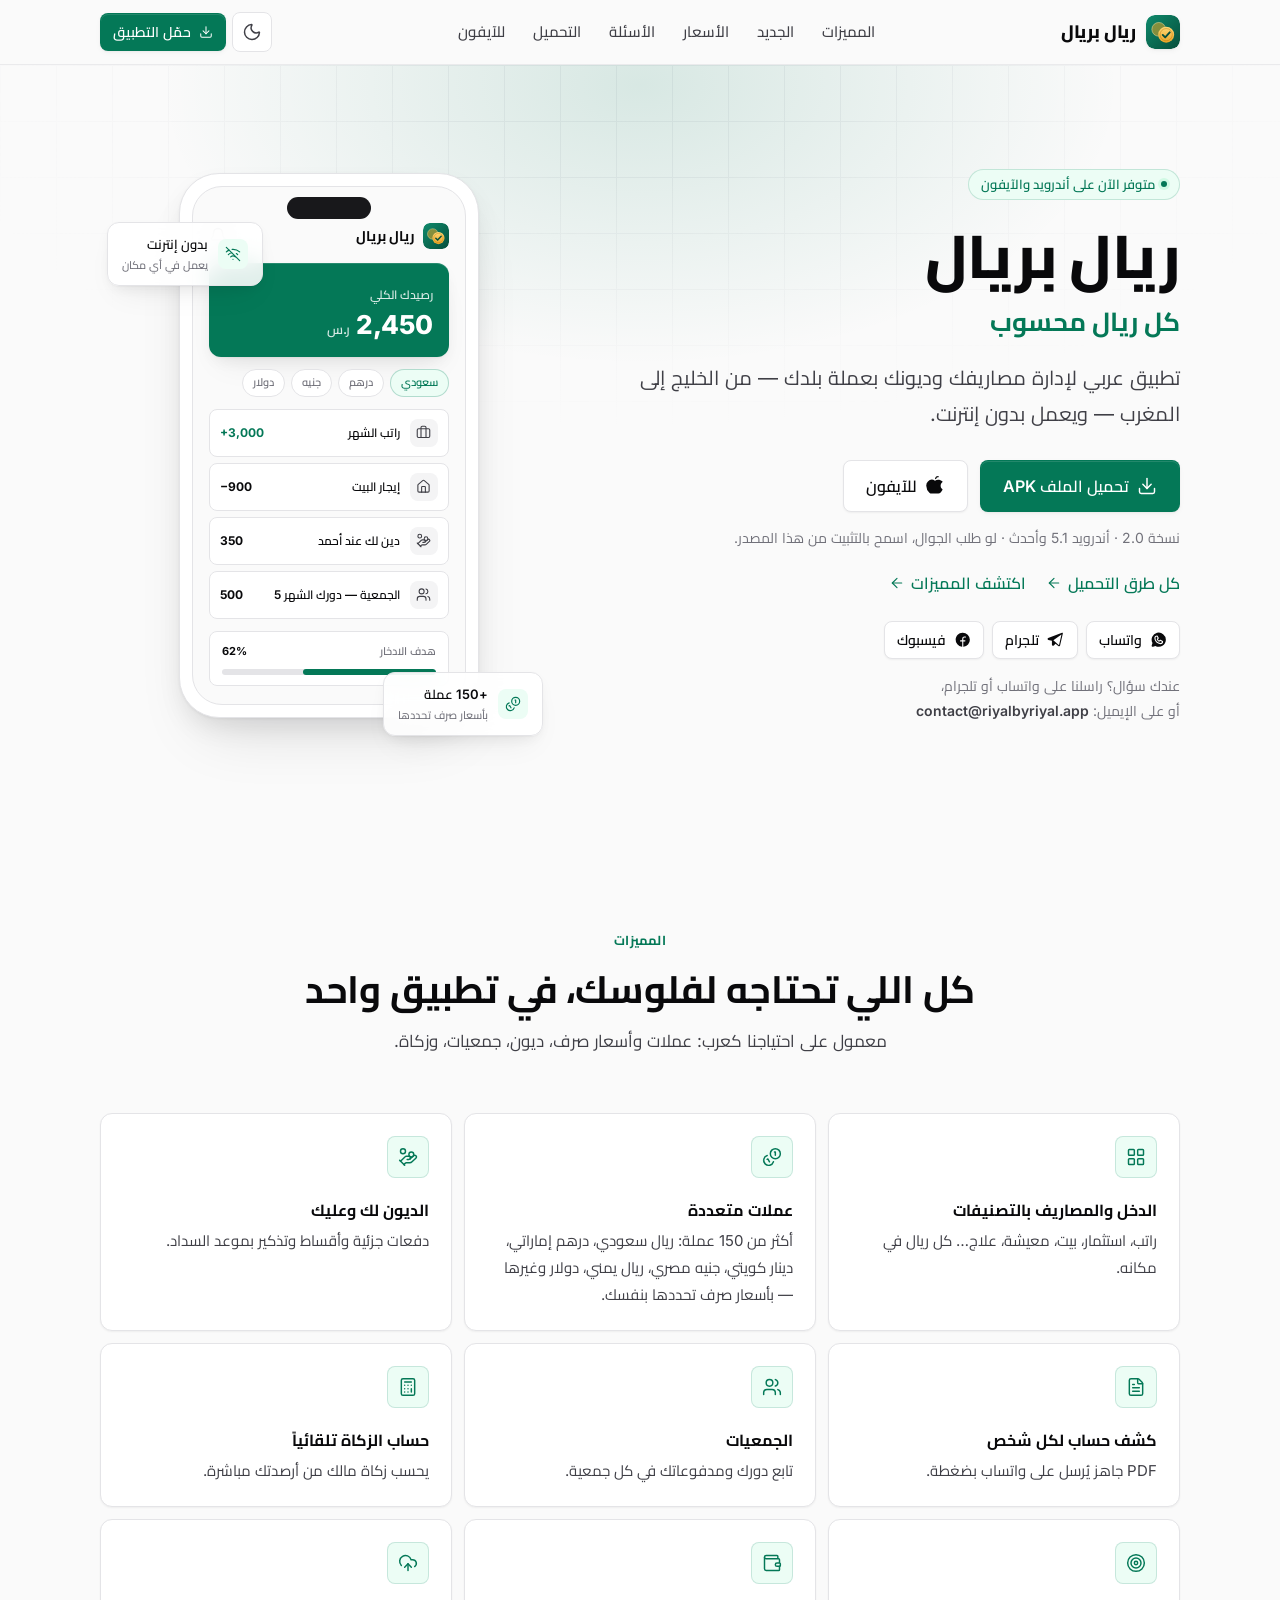
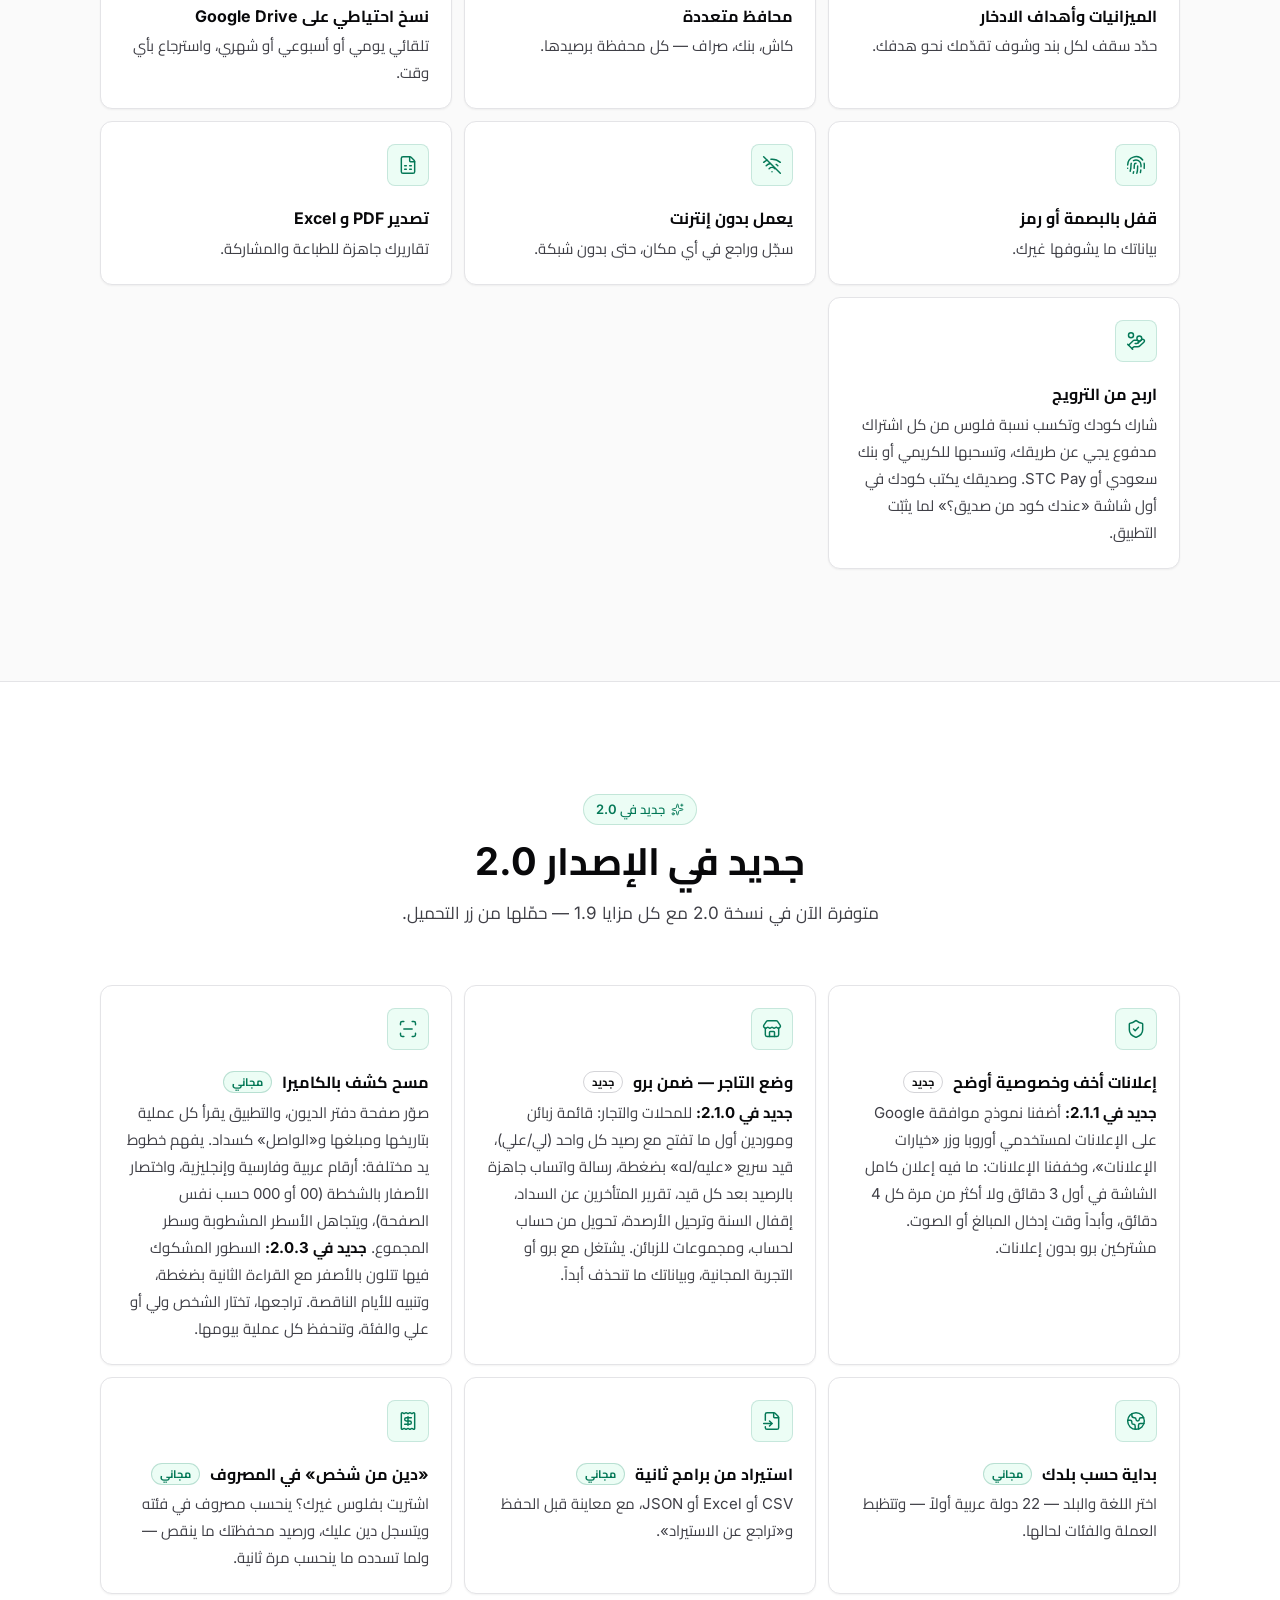
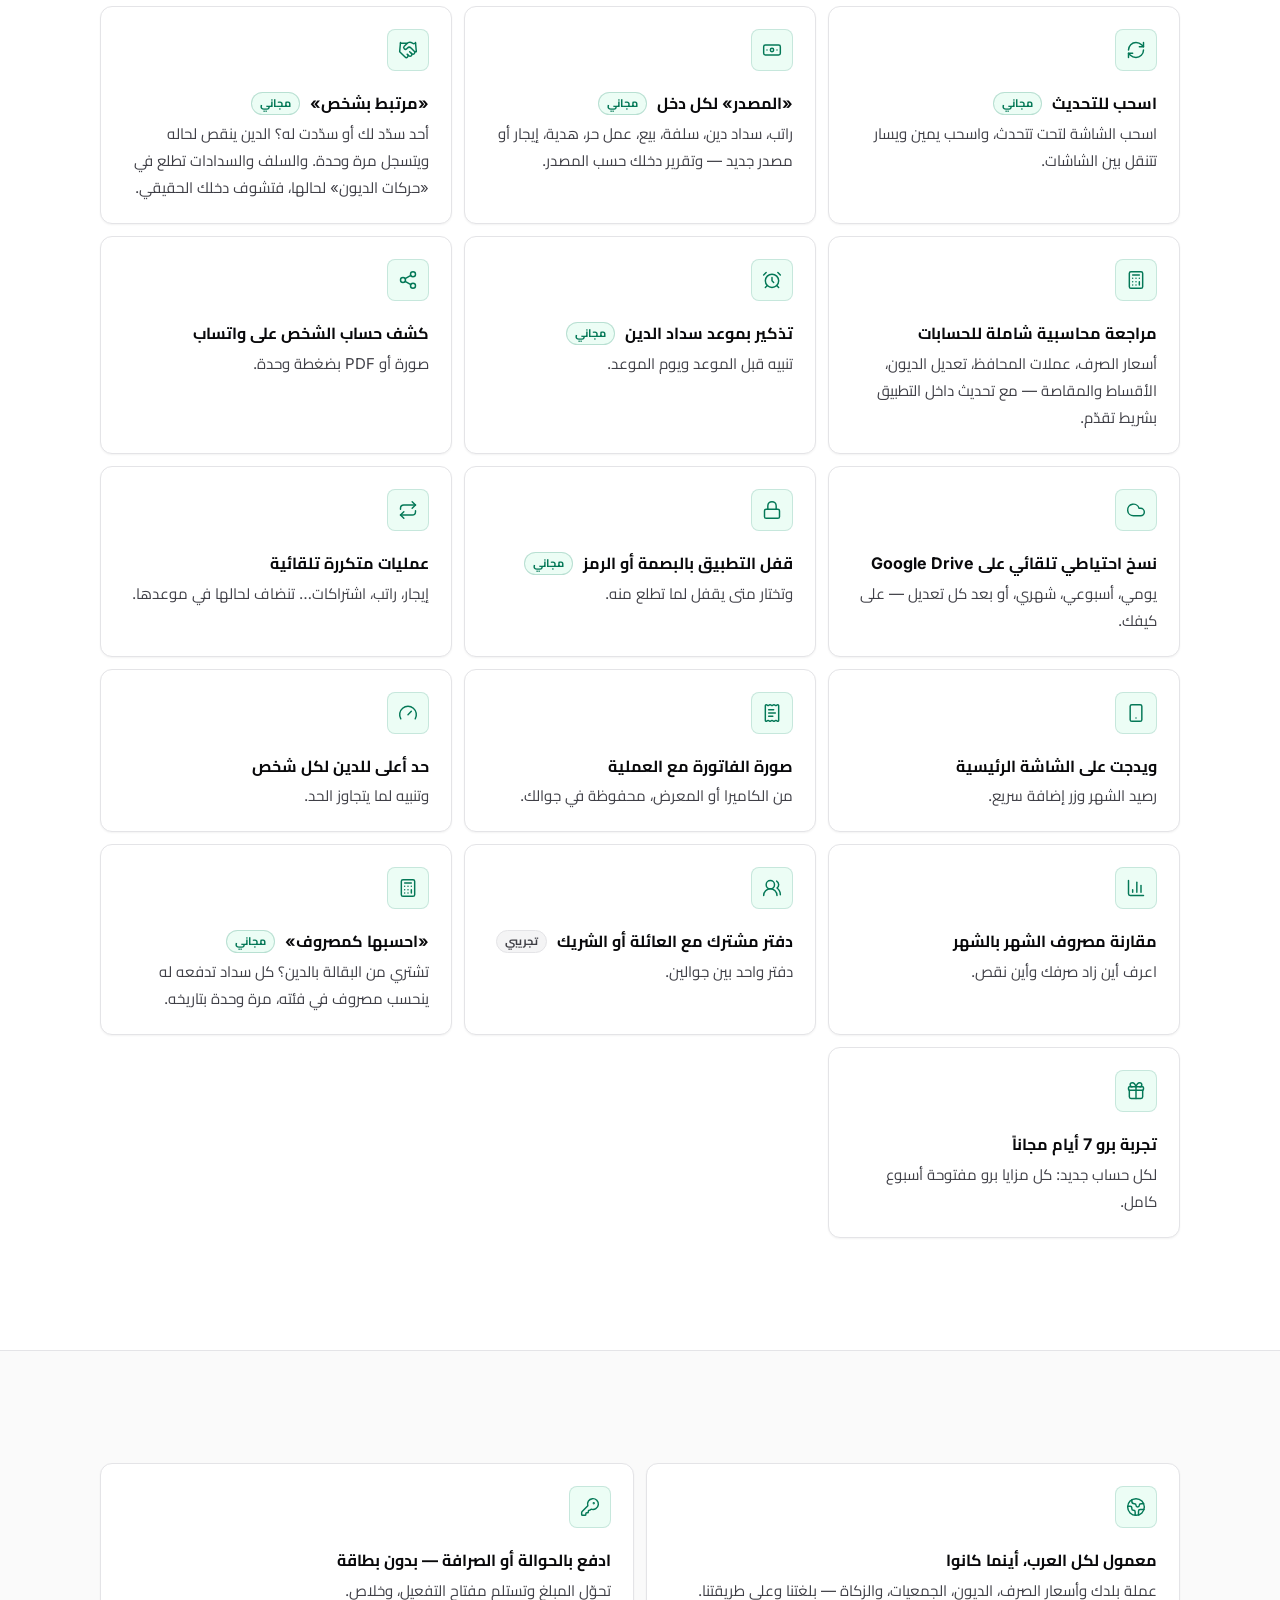
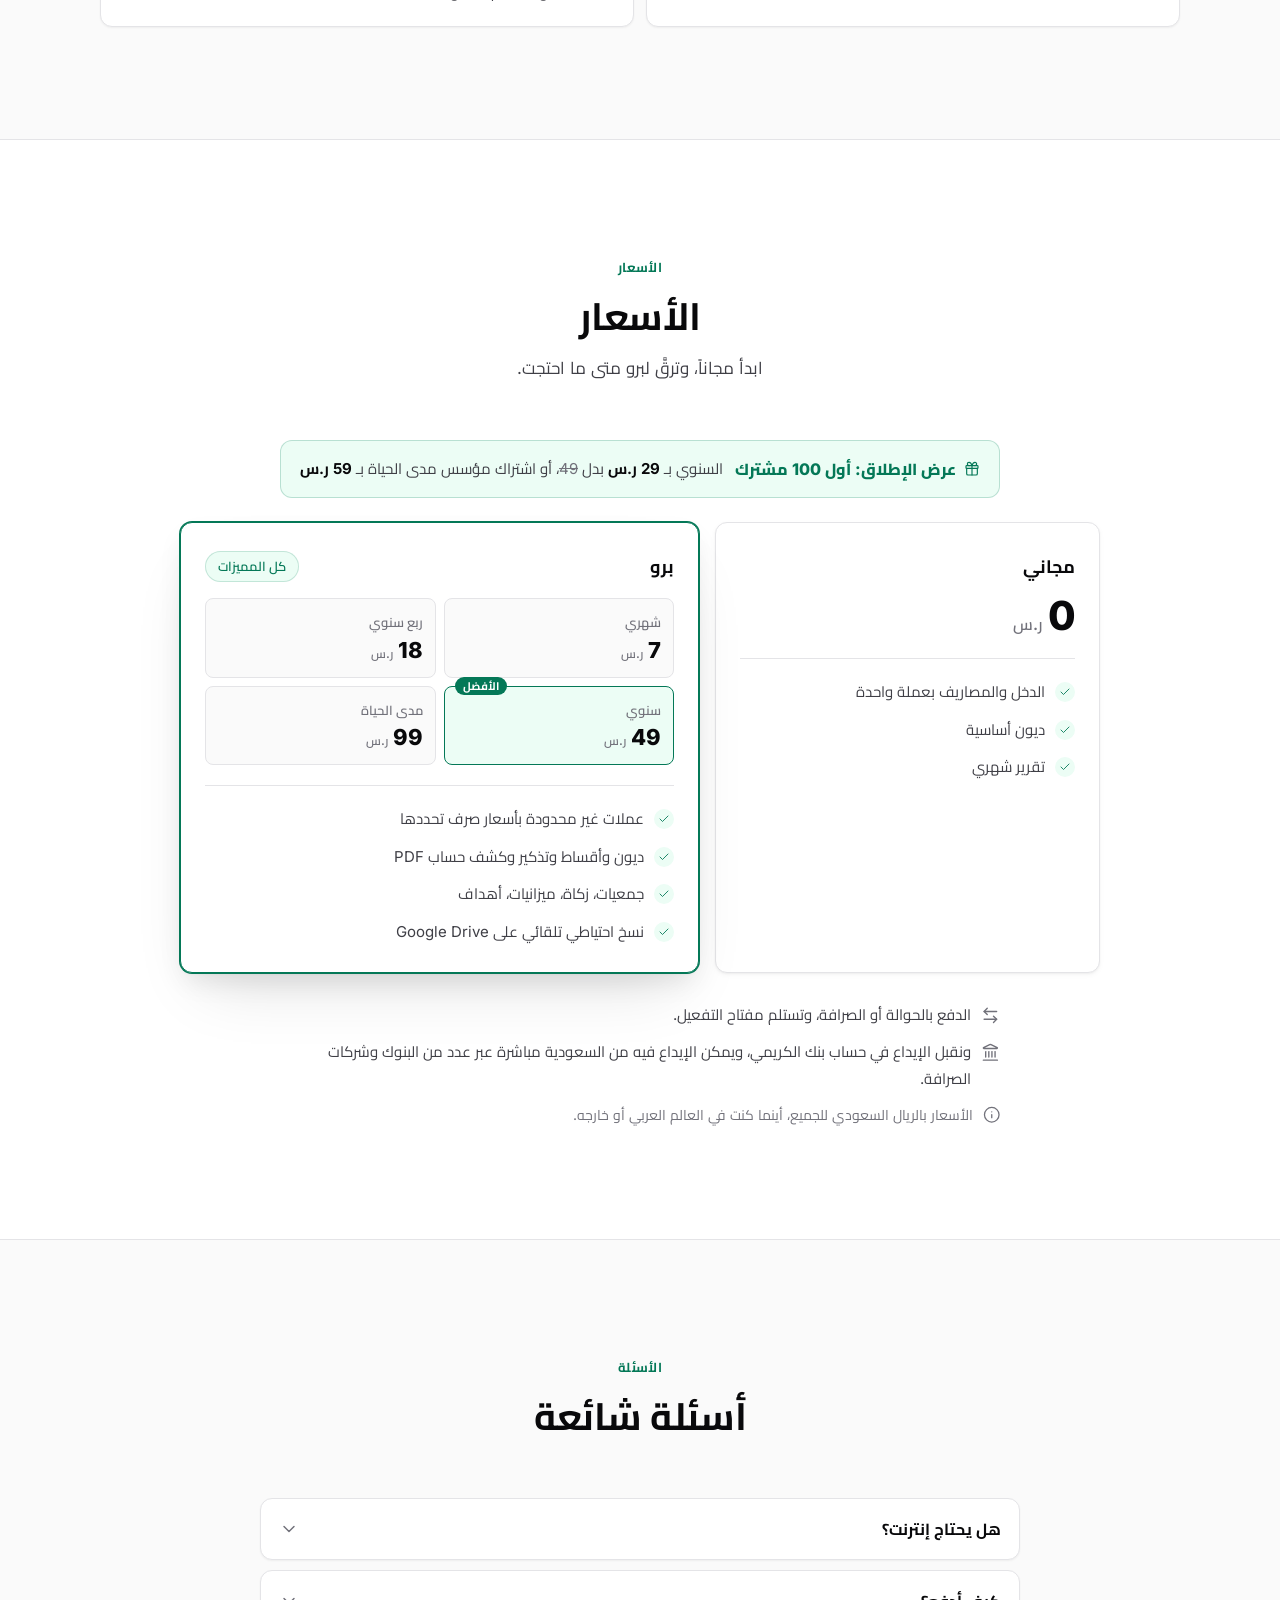
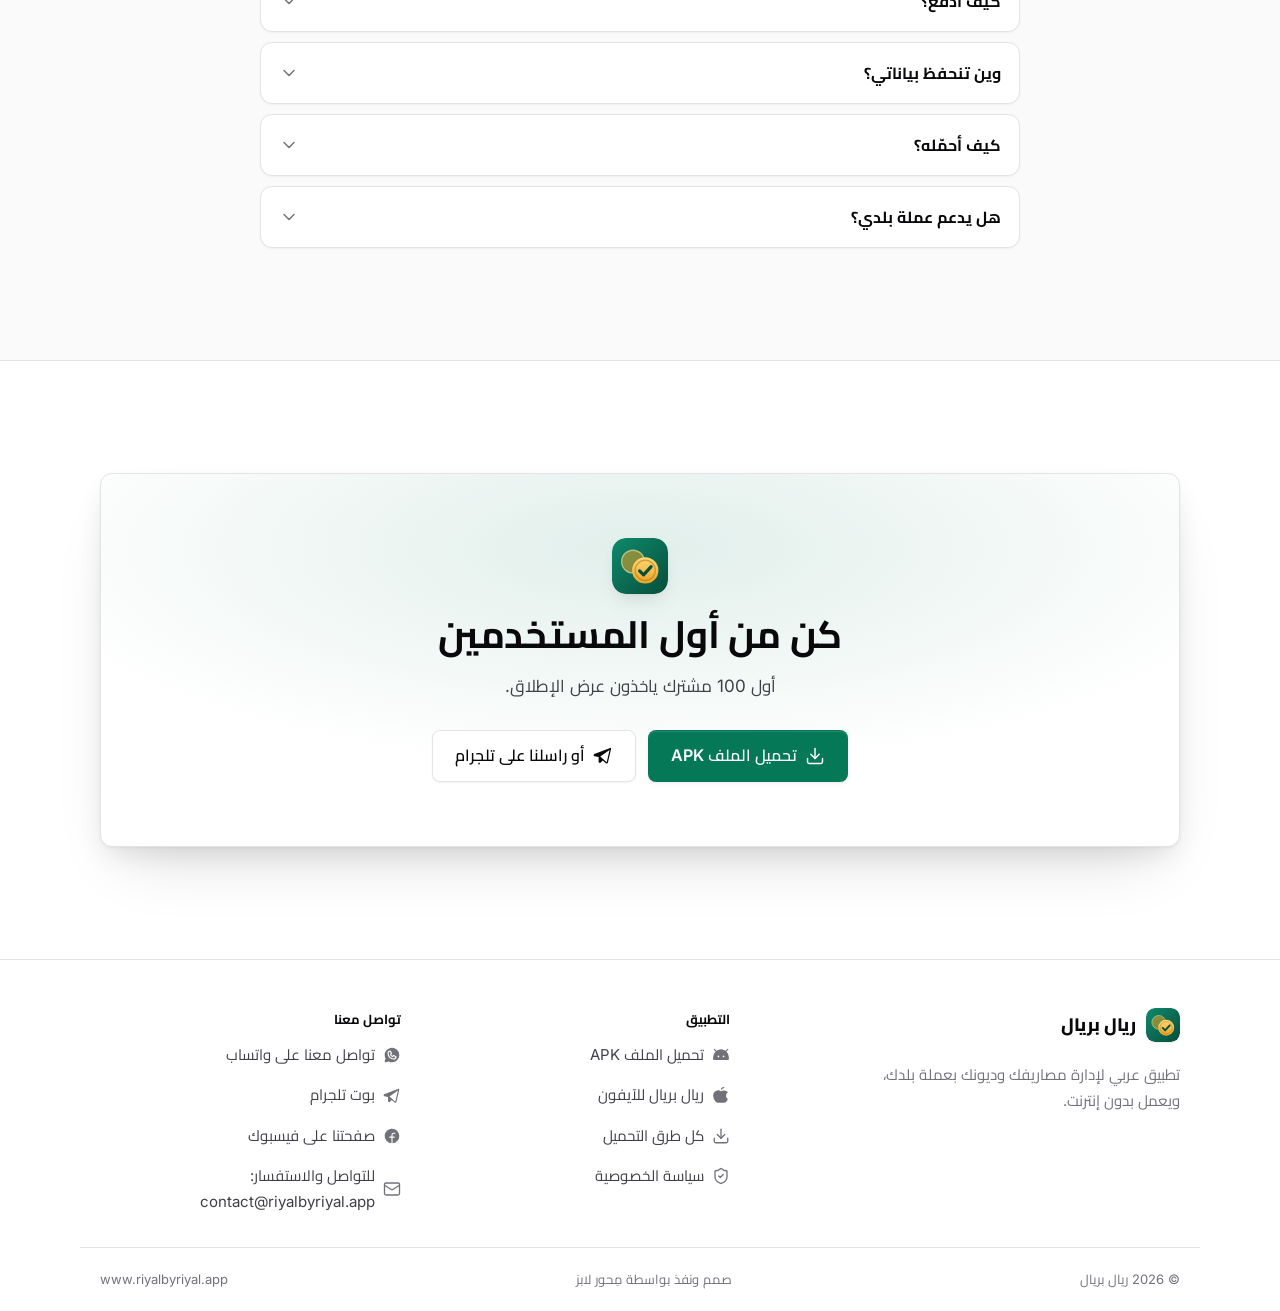
<file: index.html>
<!doctype html>
<html lang="ar" dir="rtl" data-theme="light">
<head>
<meta charset="utf-8">
<meta name="viewport" content="width=device-width, initial-scale=1, viewport-fit=cover">
<title>ريال بريال — كل ريال محسوب</title>
<meta name="description" content="تطبيق أندرويد عربي لإدارة مصاريفك وديونك بعملة بلدك — ريال، درهم، دينار، جنيه أو دولار — ويعمل بدون إنترنت. حمّله الآن.">
<meta name="theme-color" content="#fafafa">
<meta name="color-scheme" content="light dark">
<link rel="icon" href="/favicon.svg" type="image/svg+xml">
<link rel="icon" href="/favicon-32.png" sizes="32x32" type="image/png">
<link rel="apple-touch-icon" href="/apple-touch-icon.png">
<meta property="og:type" content="website">
<meta property="og:locale" content="ar_AR">
<meta property="og:site_name" content="ريال بريال">
<meta property="og:title" content="ريال بريال — كل ريال محسوب">
<meta property="og:description" content="تطبيق أندرويد عربي لإدارة مصاريفك وديونك بعملة بلدك — ريال، درهم، دينار، جنيه أو دولار — ويعمل بدون إنترنت. حمّله الآن.">
<link rel="canonical" href="https://riyalbyriyal.app/">
<meta property="og:url" content="https://riyalbyriyal.app/">
<meta property="og:image" content="https://riyalbyriyal.app/og.png?v=2">
<meta property="og:image:width" content="1200">
<meta property="og:image:height" content="630">
<meta property="og:image:alt" content="شعار ريال بريال — كل ريال محسوب">
<meta name="twitter:card" content="summary_large_image">
<meta name="twitter:title" content="ريال بريال — كل ريال محسوب">
<meta name="twitter:description" content="تطبيق أندرويد عربي لإدارة مصاريفك وديونك بعملة بلدك — ريال، درهم، دينار، جنيه أو دولار — ويعمل بدون إنترنت. حمّله الآن.">
<meta name="twitter:image" content="https://riyalbyriyal.app/og.png?v=2">
<script>/* Apply the saved or system theme before first paint (no flash) */(function(){try{var t=localStorage.getItem("rbr_site_theme");if(t!=="light"&&t!=="dark")t=matchMedia("(prefers-color-scheme: dark)").matches?"dark":"light";document.documentElement.setAttribute("data-theme",t);}catch(e){document.documentElement.setAttribute("data-theme","light");}})();</script>
<link rel="preload" href="/fonts/cairo-arabic-var.woff2" as="font" type="font/woff2" crossorigin>
<link rel="stylesheet" href="/styles.css?v=20261031">
<script src="/theme.js?v=20261031" defer></script>
</head>
<body data-evt-src="site">
<a class="skip" href="#main">تخطَّ إلى المحتوى</a>
<!-- Header: glass, sticky -->
<header class="site-header">
  <div class="container bar">
    <a class="brand" href="/" aria-label="ريال بريال — الرئيسية"><img src="/logo.svg" alt="" width="34" height="34"><span>ريال بريال</span></a>
    <nav class="nav" aria-label="القائمة الرئيسية"><a href="#features">المميزات</a><a href="#new">الجديد</a><a href="#pricing">الأسعار</a><a href="#faq">الأسئلة</a><a href="/download">التحميل</a><a href="/iphone">للآيفون</a></nav>
    <div class="header-actions">
      <button class="icon-btn theme-toggle" type="button" aria-label="التبديل إلى الوضع الليلي" aria-pressed="false"><svg class="ic i-moon" viewBox="0 0 24 24" fill="none" stroke="currentColor" stroke-width="1.75" stroke-linecap="round" stroke-linejoin="round" aria-hidden="true"><path d="M20.985 12.486a9 9 0 1 1-9.473-9.472c.405-.022.617.46.402.803a6 6 0 0 0 8.268 8.268c.344-.215.825-.004.803.401"/></svg><svg class="ic i-sun" viewBox="0 0 24 24" fill="none" stroke="currentColor" stroke-width="1.75" stroke-linecap="round" stroke-linejoin="round" aria-hidden="true"><circle cx="12" cy="12" r="4"/> <path d="M12 2v2"/> <path d="M12 20v2"/> <path d="m4.93 4.93 1.41 1.41"/> <path d="m17.66 17.66 1.41 1.41"/> <path d="M2 12h2"/> <path d="M20 12h2"/> <path d="m6.34 17.66-1.41 1.41"/> <path d="m19.07 4.93-1.41 1.41"/></svg></button>
      <a class="btn btn-primary btn-sm" href="https://github.com/ayuob77/riyalbyriyal-app/releases/latest/download/riyalbyriyal.apk" download><svg class="ic-sm" viewBox="0 0 24 24" fill="none" stroke="currentColor" stroke-width="1.75" stroke-linecap="round" stroke-linejoin="round" aria-hidden="true"><path d="M12 15V3"/> <path d="M21 15v4a2 2 0 0 1-2 2H5a2 2 0 0 1-2-2v-4"/> <path d="m7 10 5 5 5-5"/></svg><span>حمّل التطبيق</span></a>
      <button class="icon-btn menu-toggle" type="button" aria-label="فتح القائمة" aria-expanded="false" aria-controls="mobile-menu"><svg class="ic i-list" viewBox="0 0 24 24" fill="none" stroke="currentColor" stroke-width="1.75" stroke-linecap="round" stroke-linejoin="round" aria-hidden="true"><path d="M4 5h16"/> <path d="M4 12h16"/> <path d="M4 19h16"/></svg><svg class="ic i-x" viewBox="0 0 24 24" fill="none" stroke="currentColor" stroke-width="1.75" stroke-linecap="round" stroke-linejoin="round" aria-hidden="true"><path d="M18 6 6 18"/> <path d="m6 6 12 12"/></svg></button>
    </div>
  </div>
</header>
<div class="mobile-menu" id="mobile-menu">
  <nav aria-label="قائمة الجوال"><a class="link" href="#features"><span>المميزات</span><svg class="ic" viewBox="0 0 24 24" fill="none" stroke="currentColor" stroke-width="1.75" stroke-linecap="round" stroke-linejoin="round" aria-hidden="true"><path d="m15 18-6-6 6-6"/></svg></a><a class="link" href="#new"><span>الجديد</span><svg class="ic" viewBox="0 0 24 24" fill="none" stroke="currentColor" stroke-width="1.75" stroke-linecap="round" stroke-linejoin="round" aria-hidden="true"><path d="m15 18-6-6 6-6"/></svg></a><a class="link" href="#pricing"><span>الأسعار</span><svg class="ic" viewBox="0 0 24 24" fill="none" stroke="currentColor" stroke-width="1.75" stroke-linecap="round" stroke-linejoin="round" aria-hidden="true"><path d="m15 18-6-6 6-6"/></svg></a><a class="link" href="#faq"><span>الأسئلة</span><svg class="ic" viewBox="0 0 24 24" fill="none" stroke="currentColor" stroke-width="1.75" stroke-linecap="round" stroke-linejoin="round" aria-hidden="true"><path d="m15 18-6-6 6-6"/></svg></a><a class="link" href="/download"><span>التحميل</span><svg class="ic" viewBox="0 0 24 24" fill="none" stroke="currentColor" stroke-width="1.75" stroke-linecap="round" stroke-linejoin="round" aria-hidden="true"><path d="m15 18-6-6 6-6"/></svg></a><a class="link" href="/iphone"><span>للآيفون</span><svg class="ic" viewBox="0 0 24 24" fill="none" stroke="currentColor" stroke-width="1.75" stroke-linecap="round" stroke-linejoin="round" aria-hidden="true"><path d="m15 18-6-6 6-6"/></svg></a></nav>
  <div class="actions">
    <a class="btn btn-primary btn-lg btn-block" href="https://github.com/ayuob77/riyalbyriyal-app/releases/latest/download/riyalbyriyal.apk" download><svg class="ic" viewBox="0 0 24 24" fill="none" stroke="currentColor" stroke-width="1.75" stroke-linecap="round" stroke-linejoin="round" aria-hidden="true"><path d="M12 15V3"/> <path d="M21 15v4a2 2 0 0 1-2 2H5a2 2 0 0 1-2-2v-4"/> <path d="m7 10 5 5 5-5"/></svg>تحميل الملف APK</a>
    <a class="btn btn-secondary btn-lg btn-block" href="/iphone"><svg class="ic" viewBox="0 0 256 256" fill="currentColor" aria-hidden="true"><path d="M128.23,30A40,40,0,0,1,167,0h1a8,8,0,0,1,0,16h-1a24,24,0,0,0-23.24,18,8,8,0,1,1-15.5-4ZM223.3,169.59a8.07,8.07,0,0,0-2.8-3.4C203.53,154.53,200,134.64,200,120c0-17.67,13.47-33.06,21.5-40.67a8,8,0,0,0,0-11.62C208.82,55.74,187.82,48,168,48a72.23,72.23,0,0,0-40,12.13,71.56,71.56,0,0,0-90.71,9.09A74.63,74.63,0,0,0,16,123.4a127,127,0,0,0,40.14,89.73A39.8,39.8,0,0,0,83.59,224h87.68a39.84,39.84,0,0,0,29.12-12.57,125,125,0,0,0,17.82-24.6C225.23,174,224.33,172,223.3,169.59Z"/></svg>للآيفون</a>
  </div>
</div>
<main id="main">
<!-- Hero -->
<section class="hero">
  <div class="container hero-grid">
    <div class="hero-copy">
      <span class="pill"><span class="dot"></span>متوفر الآن على أندرويد والآيفون</span>
      <h1 class="h1">ريال بريال</h1>
      <p class="tagline">كل ريال محسوب</p>
      <p class="lead">تطبيق عربي لإدارة مصاريفك وديونك بعملة بلدك — من الخليج إلى المغرب — ويعمل بدون إنترنت.</p>
      <div class="hero-cta">
        <a class="btn btn-primary btn-lg btn-apk" href="https://github.com/ayuob77/riyalbyriyal-app/releases/latest/download/riyalbyriyal.apk" download><svg class="ic" viewBox="0 0 24 24" fill="none" stroke="currentColor" stroke-width="1.75" stroke-linecap="round" stroke-linejoin="round" aria-hidden="true"><path d="M12 15V3"/> <path d="M21 15v4a2 2 0 0 1-2 2H5a2 2 0 0 1-2-2v-4"/> <path d="m7 10 5 5 5-5"/></svg>تحميل الملف APK</a>
        <a class="btn btn-secondary btn-lg" href="/iphone"><svg class="ic" viewBox="0 0 256 256" fill="currentColor" aria-hidden="true"><path d="M128.23,30A40,40,0,0,1,167,0h1a8,8,0,0,1,0,16h-1a24,24,0,0,0-23.24,18,8,8,0,1,1-15.5-4ZM223.3,169.59a8.07,8.07,0,0,0-2.8-3.4C203.53,154.53,200,134.64,200,120c0-17.67,13.47-33.06,21.5-40.67a8,8,0,0,0,0-11.62C208.82,55.74,187.82,48,168,48a72.23,72.23,0,0,0-40,12.13,71.56,71.56,0,0,0-90.71,9.09A74.63,74.63,0,0,0,16,123.4a127,127,0,0,0,40.14,89.73A39.8,39.8,0,0,0,83.59,224h87.68a39.84,39.84,0,0,0,29.12-12.57,125,125,0,0,0,17.82-24.6C225.23,174,224.33,172,223.3,169.59Z"/></svg>للآيفون</a>
      </div>
      <p class="hero-meta dl-note">نسخة 2.0 · أندرويد 5.1 وأحدث · لو طلب الجوال، اسمح بالتثبيت من هذا المصدر.</p>
      <div class="hero-links">
        <a class="text-link all-dl" href="/download">كل طرق التحميل <svg class="ic" viewBox="0 0 24 24" fill="none" stroke="currentColor" stroke-width="1.75" stroke-linecap="round" stroke-linejoin="round" aria-hidden="true"><path d="m12 19-7-7 7-7"/> <path d="M19 12H5"/></svg></a>
        <a class="text-link" href="#features">اكتشف المميزات <svg class="ic" viewBox="0 0 24 24" fill="none" stroke="currentColor" stroke-width="1.75" stroke-linecap="round" stroke-linejoin="round" aria-hidden="true"><path d="m12 19-7-7 7-7"/> <path d="M19 12H5"/></svg></a>
      </div>
      <div class="social-row"><a class="btn btn-secondary btn-sm" href="https://whatsapp.com/channel/0029VbDu9QYICVfv3pd2dY2x/111" target="_blank" rel="noopener"><svg class="ic" viewBox="0 0 256 256" fill="currentColor" aria-hidden="true"><path d="M152.58,145.23l23,11.48A24,24,0,0,1,152,176a72.08,72.08,0,0,1-72-72A24,24,0,0,1,99.29,80.46l11.48,23L101,118a8,8,0,0,0-.73,7.51,56.47,56.47,0,0,0,30.15,30.15A8,8,0,0,0,138,155ZM232,128A104,104,0,0,1,79.12,219.82L45.07,231.17a16,16,0,0,1-20.24-20.24l11.35-34.05A104,104,0,1,1,232,128Zm-40,24a8,8,0,0,0-4.42-7.16l-32-16a8,8,0,0,0-8,.5l-14.69,9.8a40.55,40.55,0,0,1-16-16l9.8-14.69a8,8,0,0,0,.5-8l-16-32A8,8,0,0,0,104,64a40,40,0,0,0-40,40,88.1,88.1,0,0,0,88,88A40,40,0,0,0,192,152Z"/></svg>واتساب</a><a class="btn btn-secondary btn-sm" href="https://t.me/riyalbyriyal_bot" target="_blank" rel="noopener"><svg class="ic" viewBox="0 0 256 256" fill="currentColor" aria-hidden="true"><path d="M228.88,26.19a9,9,0,0,0-9.16-1.57L17.06,103.93a14.22,14.22,0,0,0,2.43,27.21L72,141.45V200a15.92,15.92,0,0,0,10,14.83,15.91,15.91,0,0,0,17.51-3.73l25.32-26.26L165,220a15.88,15.88,0,0,0,10.51,4,16.3,16.3,0,0,0,5-.79,15.85,15.85,0,0,0,10.67-11.63L231.77,35A9,9,0,0,0,228.88,26.19ZM175.53,208,92.85,135.5l119-85.29Z"/></svg>تلجرام</a><a class="btn btn-secondary btn-sm" href="https://www.facebook.com/profile.php?id=61595923169592" target="_blank" rel="noopener"><svg class="ic" viewBox="0 0 256 256" fill="currentColor" aria-hidden="true"><path d="M232,128a104.16,104.16,0,0,1-91.55,103.26,4,4,0,0,1-4.45-4V152h24a8,8,0,0,0,8-8.53,8.17,8.17,0,0,0-8.25-7.47H136V112a16,16,0,0,1,16-16h16a8,8,0,0,0,8-8.53A8.17,8.17,0,0,0,167.73,80H152a32,32,0,0,0-32,32v24H96a8,8,0,0,0-8,8.53A8.17,8.17,0,0,0,96.27,152H120v75.28a4,4,0,0,1-4.44,4A104.15,104.15,0,0,1,24.07,124.09c2-54,45.74-97.9,99.78-100A104.12,104.12,0,0,1,232,128Z"/></svg>فيسبوك</a></div>
      <p class="hero-contact">عندك سؤال؟ راسلنا على واتساب أو تلجرام،<br>أو على الإيميل: <a class="micro-mail" href="mailto:contact@riyalbyriyal.app"><bdi dir="ltr">contact@riyalbyriyal.app</bdi></a></p>
    </div>
    <div class="device-wrap" aria-hidden="true">
      <div class="device">
        <div class="screen">
          <div class="app-top"><span class="who"><img src="/logo.svg" alt="">ريال بريال</span><svg class="ic" viewBox="0 0 24 24" fill="none" stroke="currentColor" stroke-width="1.75" stroke-linecap="round" stroke-linejoin="round" aria-hidden="true"><path d="M10.268 21a2 2 0 0 0 3.464 0"/> <path d="M3.262 15.326A1 1 0 0 0 4 17h16a1 1 0 0 0 .74-1.673C19.41 13.956 18 12.499 18 8A6 6 0 0 0 6 8c0 4.499-1.411 5.956-2.738 7.326"/></svg></div>
          <div class="balance"><span>رصيدك الكلي</span><b>2,450 <small>ر.س</small></b></div>
          <div class="chips"><span class="on">سعودي</span><span>درهم</span><span>جنيه</span><span>دولار</span></div>
          <ul class="tx">
            <li><span class="t-ic"><svg class="ic" viewBox="0 0 24 24" fill="none" stroke="currentColor" stroke-width="1.75" stroke-linecap="round" stroke-linejoin="round" aria-hidden="true"><path d="M16 20V4a2 2 0 0 0-2-2h-4a2 2 0 0 0-2 2v16"/> <rect width="20" height="14" x="2" y="6" rx="2"/></svg></span><span class="t-name">راتب الشهر</span><b class="t-amt plus">+3,000</b></li>
            <li><span class="t-ic"><svg class="ic" viewBox="0 0 24 24" fill="none" stroke="currentColor" stroke-width="1.75" stroke-linecap="round" stroke-linejoin="round" aria-hidden="true"><path d="M15 21v-8a1 1 0 0 0-1-1h-4a1 1 0 0 0-1 1v8"/> <path d="M3 10a2 2 0 0 1 .709-1.528l7-6a2 2 0 0 1 2.582 0l7 6A2 2 0 0 1 21 10v9a2 2 0 0 1-2 2H5a2 2 0 0 1-2-2z"/></svg></span><span class="t-name">إيجار البيت</span><b class="t-amt">−900</b></li>
            <li><span class="t-ic"><svg class="ic" viewBox="0 0 24 24" fill="none" stroke="currentColor" stroke-width="1.75" stroke-linecap="round" stroke-linejoin="round" aria-hidden="true"><path d="M11 15h2a2 2 0 1 0 0-4h-3c-.6 0-1.1.2-1.4.6L3 17"/> <path d="m7 21 1.6-1.4c.3-.4.8-.6 1.4-.6h4c1.1 0 2.1-.4 2.8-1.2l4.6-4.4a2 2 0 0 0-2.75-2.91l-4.2 3.9"/> <path d="m2 16 6 6"/> <circle cx="16" cy="9" r="2.9"/> <circle cx="6" cy="5" r="3"/></svg></span><span class="t-name">دين لك عند أحمد</span><b class="t-amt">350</b></li>
            <li><span class="t-ic"><svg class="ic" viewBox="0 0 24 24" fill="none" stroke="currentColor" stroke-width="1.75" stroke-linecap="round" stroke-linejoin="round" aria-hidden="true"><path d="M16 21v-2a4 4 0 0 0-4-4H6a4 4 0 0 0-4 4v2"/> <path d="M16 3.128a4 4 0 0 1 0 7.744"/> <path d="M22 21v-2a4 4 0 0 0-3-3.87"/> <circle cx="9" cy="7" r="4"/></svg></span><span class="t-name">الجمعية — دورك الشهر 5</span><b class="t-amt">500</b></li>
          </ul>
          <div class="goal"><div class="row"><span>هدف الادخار</span><b>62%</b></div><div class="bar-track"><span></span></div></div>
        </div>
      </div>
      <div class="float-card float-a"><span class="tile-sm"><svg class="ic" viewBox="0 0 24 24" fill="none" stroke="currentColor" stroke-width="1.75" stroke-linecap="round" stroke-linejoin="round" aria-hidden="true"><path d="M12 20h.01"/> <path d="M8.5 16.429a5 5 0 0 1 7 0"/> <path d="M5 12.859a10 10 0 0 1 5.17-2.69"/> <path d="M19 12.859a10 10 0 0 0-2.007-1.523"/> <path d="M2 8.82a15 15 0 0 1 4.177-2.643"/> <path d="M22 8.82a15 15 0 0 0-11.288-3.764"/> <path d="m2 2 20 20"/></svg></span><span>بدون إنترنت<small>يعمل في أي مكان</small></span></div>
      <div class="float-card float-b"><span class="tile-sm"><svg class="ic" viewBox="0 0 24 24" fill="none" stroke="currentColor" stroke-width="1.75" stroke-linecap="round" stroke-linejoin="round" aria-hidden="true"><path d="M13.744 17.736a6 6 0 1 1-7.48-7.48"/> <path d="M15 6h1v4"/> <path d="m6.134 14.768.866-.5 2 3.464"/> <circle cx="16" cy="8" r="6"/></svg></span><span>+150 عملة<small>بأسعار صرف تحددها</small></span></div>
    </div>
  </div>
</section>

<!-- Core features -->
<section id="features" class="section">
  <div class="container">
    <div class="section-head">
      <span class="eyebrow">المميزات</span>
      <h2 class="h2">كل اللي تحتاجه لفلوسك، في تطبيق واحد</h2>
      <p class="lead">معمول على احتياجنا كعرب: عملات وأسعار صرف، ديون، جمعيات، وزكاة.</p>
    </div>
    <ul class="features">
<li class="feature"><span class="tile"><svg class="ic" viewBox="0 0 24 24" fill="none" stroke="currentColor" stroke-width="1.75" stroke-linecap="round" stroke-linejoin="round" aria-hidden="true"><rect width="7" height="7" x="3" y="3" rx="1"/> <rect width="7" height="7" x="14" y="3" rx="1"/> <rect width="7" height="7" x="14" y="14" rx="1"/> <rect width="7" height="7" x="3" y="14" rx="1"/></svg></span><div><h3>الدخل والمصاريف بالتصنيفات</h3><p>راتب، استثمار، بيت، معيشة، علاج… كل ريال في مكانه.</p></div></li>
<li class="feature"><span class="tile"><svg class="ic" viewBox="0 0 24 24" fill="none" stroke="currentColor" stroke-width="1.75" stroke-linecap="round" stroke-linejoin="round" aria-hidden="true"><path d="M13.744 17.736a6 6 0 1 1-7.48-7.48"/> <path d="M15 6h1v4"/> <path d="m6.134 14.768.866-.5 2 3.464"/> <circle cx="16" cy="8" r="6"/></svg></span><div><h3>عملات متعددة</h3><p>أكثر من 150 عملة: ريال سعودي، درهم إماراتي، دينار كويتي، جنيه مصري، ريال يمني، دولار وغيرها — بأسعار صرف تحددها بنفسك.</p></div></li>
<li class="feature"><span class="tile"><svg class="ic" viewBox="0 0 24 24" fill="none" stroke="currentColor" stroke-width="1.75" stroke-linecap="round" stroke-linejoin="round" aria-hidden="true"><path d="M11 15h2a2 2 0 1 0 0-4h-3c-.6 0-1.1.2-1.4.6L3 17"/> <path d="m7 21 1.6-1.4c.3-.4.8-.6 1.4-.6h4c1.1 0 2.1-.4 2.8-1.2l4.6-4.4a2 2 0 0 0-2.75-2.91l-4.2 3.9"/> <path d="m2 16 6 6"/> <circle cx="16" cy="9" r="2.9"/> <circle cx="6" cy="5" r="3"/></svg></span><div><h3>الديون لك وعليك</h3><p>دفعات جزئية وأقساط وتذكير بموعد السداد.</p></div></li>
<li class="feature"><span class="tile"><svg class="ic" viewBox="0 0 24 24" fill="none" stroke="currentColor" stroke-width="1.75" stroke-linecap="round" stroke-linejoin="round" aria-hidden="true"><path d="M6 22a2 2 0 0 1-2-2V4a2 2 0 0 1 2-2h8a2.4 2.4 0 0 1 1.704.706l3.588 3.588A2.4 2.4 0 0 1 20 8v12a2 2 0 0 1-2 2z"/> <path d="M14 2v5a1 1 0 0 0 1 1h5"/> <path d="M10 9H8"/> <path d="M16 13H8"/> <path d="M16 17H8"/></svg></span><div><h3>كشف حساب لكل شخص</h3><p>PDF جاهز يُرسل على واتساب بضغطة.</p></div></li>
<li class="feature"><span class="tile"><svg class="ic" viewBox="0 0 24 24" fill="none" stroke="currentColor" stroke-width="1.75" stroke-linecap="round" stroke-linejoin="round" aria-hidden="true"><path d="M16 21v-2a4 4 0 0 0-4-4H6a4 4 0 0 0-4 4v2"/> <path d="M16 3.128a4 4 0 0 1 0 7.744"/> <path d="M22 21v-2a4 4 0 0 0-3-3.87"/> <circle cx="9" cy="7" r="4"/></svg></span><div><h3>الجمعيات</h3><p>تابع دورك ومدفوعاتك في كل جمعية.</p></div></li>
<li class="feature"><span class="tile"><svg class="ic" viewBox="0 0 24 24" fill="none" stroke="currentColor" stroke-width="1.75" stroke-linecap="round" stroke-linejoin="round" aria-hidden="true"><rect width="16" height="20" x="4" y="2" rx="2"/> <line x1="8" x2="16" y1="6" y2="6"/> <line x1="16" x2="16" y1="14" y2="18"/> <path d="M16 10h.01"/> <path d="M12 10h.01"/> <path d="M8 10h.01"/> <path d="M12 14h.01"/> <path d="M8 14h.01"/> <path d="M12 18h.01"/> <path d="M8 18h.01"/></svg></span><div><h3>حساب الزكاة تلقائياً</h3><p>يحسب زكاة مالك من أرصدتك مباشرة.</p></div></li>
<li class="feature"><span class="tile"><svg class="ic" viewBox="0 0 24 24" fill="none" stroke="currentColor" stroke-width="1.75" stroke-linecap="round" stroke-linejoin="round" aria-hidden="true"><circle cx="12" cy="12" r="10"/> <circle cx="12" cy="12" r="6"/> <circle cx="12" cy="12" r="2"/></svg></span><div><h3>الميزانيات وأهداف الادخار</h3><p>حدّد سقف لكل بند وشوف تقدّمك نحو هدفك.</p></div></li>
<li class="feature"><span class="tile"><svg class="ic" viewBox="0 0 24 24" fill="none" stroke="currentColor" stroke-width="1.75" stroke-linecap="round" stroke-linejoin="round" aria-hidden="true"><path d="M19 7V4a1 1 0 0 0-1-1H5a2 2 0 0 0 0 4h15a1 1 0 0 1 1 1v4h-3a2 2 0 0 0 0 4h3a1 1 0 0 0 1-1v-2a1 1 0 0 0-1-1"/> <path d="M3 5v14a2 2 0 0 0 2 2h15a1 1 0 0 0 1-1v-4"/></svg></span><div><h3>محافظ متعددة</h3><p>كاش، بنك، صراف — كل محفظة برصيدها.</p></div></li>
<li class="feature"><span class="tile"><svg class="ic" viewBox="0 0 24 24" fill="none" stroke="currentColor" stroke-width="1.75" stroke-linecap="round" stroke-linejoin="round" aria-hidden="true"><path d="M12 13v8"/> <path d="M4 14.899A7 7 0 1 1 15.71 8h1.79a4.5 4.5 0 0 1 2.5 8.242"/> <path d="m8 17 4-4 4 4"/></svg></span><div><h3>نسخ احتياطي على Google Drive</h3><p>تلقائي يومي أو أسبوعي أو شهري، واسترجاع بأي وقت.</p></div></li>
<li class="feature"><span class="tile"><svg class="ic" viewBox="0 0 24 24" fill="none" stroke="currentColor" stroke-width="1.75" stroke-linecap="round" stroke-linejoin="round" aria-hidden="true"><path d="M12 10a2 2 0 0 0-2 2c0 1.02-.1 2.51-.26 4"/> <path d="M14 13.12c0 2.38 0 6.38-1 8.88"/> <path d="M17.29 21.02c.12-.6.43-2.3.5-3.02"/> <path d="M2 12a10 10 0 0 1 18-6"/> <path d="M2 16h.01"/> <path d="M21.8 16c.2-2 .131-5.354 0-6"/> <path d="M5 19.5C5.5 18 6 15 6 12a6 6 0 0 1 .34-2"/> <path d="M8.65 22c.21-.66.45-1.32.57-2"/> <path d="M9 6.8a6 6 0 0 1 9 5.2v2"/></svg></span><div><h3>قفل بالبصمة أو رمز</h3><p>بياناتك ما يشوفها غيرك.</p></div></li>
<li class="feature"><span class="tile"><svg class="ic" viewBox="0 0 24 24" fill="none" stroke="currentColor" stroke-width="1.75" stroke-linecap="round" stroke-linejoin="round" aria-hidden="true"><path d="M12 20h.01"/> <path d="M8.5 16.429a5 5 0 0 1 7 0"/> <path d="M5 12.859a10 10 0 0 1 5.17-2.69"/> <path d="M19 12.859a10 10 0 0 0-2.007-1.523"/> <path d="M2 8.82a15 15 0 0 1 4.177-2.643"/> <path d="M22 8.82a15 15 0 0 0-11.288-3.764"/> <path d="m2 2 20 20"/></svg></span><div><h3>يعمل بدون إنترنت</h3><p>سجّل وراجع في أي مكان، حتى بدون شبكة.</p></div></li>
<li class="feature"><span class="tile"><svg class="ic" viewBox="0 0 24 24" fill="none" stroke="currentColor" stroke-width="1.75" stroke-linecap="round" stroke-linejoin="round" aria-hidden="true"><path d="M6 22a2 2 0 0 1-2-2V4a2 2 0 0 1 2-2h8a2.4 2.4 0 0 1 1.704.706l3.588 3.588A2.4 2.4 0 0 1 20 8v12a2 2 0 0 1-2 2z"/> <path d="M14 2v5a1 1 0 0 0 1 1h5"/> <path d="M8 13h2"/> <path d="M14 13h2"/> <path d="M8 17h2"/> <path d="M14 17h2"/></svg></span><div><h3>تصدير PDF و Excel</h3><p>تقاريرك جاهزة للطباعة والمشاركة.</p></div></li>
<li class="feature"><span class="tile"><svg class="ic" viewBox="0 0 24 24" fill="none" stroke="currentColor" stroke-width="1.75" stroke-linecap="round" stroke-linejoin="round" aria-hidden="true"><path d="M11 15h2a2 2 0 1 0 0-4h-3c-.6 0-1.1.2-1.4.6L3 17"/> <path d="m7 21 1.6-1.4c.3-.4.8-.6 1.4-.6h4c1.1 0 2.1-.4 2.8-1.2l4.6-4.4a2 2 0 0 0-2.75-2.91l-4.2 3.9"/> <path d="m2 16 6 6"/> <circle cx="16" cy="9" r="2.9"/> <circle cx="6" cy="5" r="3"/></svg></span><div><h3>اربح من الترويج</h3><p>شارك كودك وتكسب نسبة فلوس من كل اشتراك مدفوع يجي عن طريقك، وتسحبها للكريمي أو بنك سعودي أو STC Pay. وصديقك يكتب كودك في أول شاشة «عندك كود من صديق؟» لما يثبّت التطبيق.</p></div></li>
    </ul>
  </div>
</section>

<!-- What's new -->
<section id="new" class="section section-alt" aria-labelledby="new-h">
  <div class="container">
    <div class="section-head">
      <span class="pill"><svg class="ic-sm" viewBox="0 0 24 24" fill="none" stroke="currentColor" stroke-width="1.75" stroke-linecap="round" stroke-linejoin="round" aria-hidden="true"><path d="M11.017 2.814a1 1 0 0 1 1.966 0l1.051 5.558a2 2 0 0 0 1.594 1.594l5.558 1.051a1 1 0 0 1 0 1.966l-5.558 1.051a2 2 0 0 0-1.594 1.594l-1.051 5.558a1 1 0 0 1-1.966 0l-1.051-5.558a2 2 0 0 0-1.594-1.594l-5.558-1.051a1 1 0 0 1 0-1.966l5.558-1.051a2 2 0 0 0 1.594-1.594z"/> <path d="M20 2v4"/> <path d="M22 4h-4"/> <circle cx="4" cy="20" r="2"/></svg>جديد في 2.0</span>
      <h2 class="h2" id="new-h">جديد في الإصدار 2.0</h2>
      <p class="lead">متوفرة الآن في نسخة 2.0 مع كل مزايا 1.9 — حمّلها من زر التحميل.</p>
    </div>
    <ul class="features">
<li class="feature"><span class="tile"><svg class="ic" viewBox="0 0 24 24" fill="none" stroke="currentColor" stroke-width="1.75" stroke-linecap="round" stroke-linejoin="round" aria-hidden="true"><path d="M20 13c0 5-3.5 7.5-7.66 8.95a1 1 0 0 1-.67-.01C7.5 20.5 4 18 4 13V6a1 1 0 0 1 1-1c2 0 4.5-1.2 6.24-2.72a1.17 1.17 0 0 1 1.52 0C14.51 3.81 17 5 19 5a1 1 0 0 1 1 1z"/> <path d="m9 12 2 2 4-4"/></svg></span><div><h3>إعلانات أخف وخصوصية أوضح <span class="tag tag-new">جديد</span></h3><p><b>جديد في 2.1.1:</b> أضفنا نموذج موافقة Google على الإعلانات لمستخدمي أوروبا وزر «خيارات الإعلانات»، وخففنا الإعلانات: ما فيه إعلان كامل الشاشة في أول 3 دقائق ولا أكثر من مرة كل 4 دقائق، وأبداً وقت إدخال المبالغ أو الصوت. مشتركين برو بدون إعلانات.</p></div></li>
<li class="feature"><span class="tile"><svg class="ic" viewBox="0 0 24 24" fill="none" stroke="currentColor" stroke-width="1.75" stroke-linecap="round" stroke-linejoin="round" aria-hidden="true"><path d="M15 21v-5a1 1 0 0 0-1-1h-4a1 1 0 0 0-1 1v5"/> <path d="M17.774 10.31a1.12 1.12 0 0 0-1.549 0 2.5 2.5 0 0 1-3.451 0 1.12 1.12 0 0 0-1.548 0 2.5 2.5 0 0 1-3.452 0 1.12 1.12 0 0 0-1.549 0 2.5 2.5 0 0 1-3.77-3.248l2.889-4.184A2 2 0 0 1 7 2h10a2 2 0 0 1 1.653.873l2.895 4.192a2.5 2.5 0 0 1-3.774 3.244"/> <path d="M4 10.95V19a2 2 0 0 0 2 2h12a2 2 0 0 0 2-2v-8.05"/></svg></span><div><h3>وضع التاجر — ضمن برو <span class="tag tag-new">جديد</span></h3><p><b>جديد في 2.1.0:</b> للمحلات والتجار: قائمة زبائن وموردين أول ما تفتح مع رصيد كل واحد (لي/علي)، قيد سريع «عليه/له» بضغطة، رسالة واتساب جاهزة بالرصيد بعد كل قيد، تقرير المتأخرين عن السداد، إقفال السنة وترحيل الأرصدة، تحويل من حساب لحساب، ومجموعات للزبائن. يشتغل مع برو أو التجربة المجانية، وبياناتك ما تنحذف أبداً.</p></div></li>
<li class="feature"><span class="tile"><svg class="ic" viewBox="0 0 24 24" fill="none" stroke="currentColor" stroke-width="1.75" stroke-linecap="round" stroke-linejoin="round" aria-hidden="true"><path d="M3 7V5a2 2 0 0 1 2-2h2"/> <path d="M17 3h2a2 2 0 0 1 2 2v2"/> <path d="M21 17v2a2 2 0 0 1-2 2h-2"/> <path d="M7 21H5a2 2 0 0 1-2-2v-2"/> <path d="M7 12h10"/></svg></span><div><h3>مسح كشف بالكاميرا <span class="tag tag-free">مجاني</span></h3><p>صوّر صفحة دفتر الديون، والتطبيق يقرأ كل عملية بتاريخها ومبلغها و«الواصل» كسداد. يفهم خطوط يد مختلفة: أرقام عربية وفارسية وإنجليزية، واختصار الأصفار بالشخطة (00 أو 000 حسب نفس الصفحة)، ويتجاهل الأسطر المشطوبة وسطر المجموع. <b>جديد في 2.0.3:</b> السطور المشكوك فيها تتلون بالأصفر مع القراءة الثانية بضغطة، وتنبيه للأيام الناقصة. تراجعها، تختار الشخص ولي أو علي والفئة، وتنحفظ كل عملية بيومها.</p></div></li>
<li class="feature"><span class="tile"><svg class="ic" viewBox="0 0 24 24" fill="none" stroke="currentColor" stroke-width="1.75" stroke-linecap="round" stroke-linejoin="round" aria-hidden="true"><path d="M21.54 15H17a2 2 0 0 0-2 2v4.54"/> <path d="M7 3.34V5a3 3 0 0 0 3 3a2 2 0 0 1 2 2c0 1.1.9 2 2 2a2 2 0 0 0 2-2c0-1.1.9-2 2-2h3.17"/> <path d="M11 21.95V18a2 2 0 0 0-2-2a2 2 0 0 1-2-2v-1a2 2 0 0 0-2-2H2.05"/> <circle cx="12" cy="12" r="10"/></svg></span><div><h3>بداية حسب بلدك <span class="tag tag-free">مجاني</span></h3><p>اختر اللغة والبلد — 22 دولة عربية أولاً — وتتظبط العملة والفئات لحالها.</p></div></li>
<li class="feature"><span class="tile"><svg class="ic" viewBox="0 0 24 24" fill="none" stroke="currentColor" stroke-width="1.75" stroke-linecap="round" stroke-linejoin="round" aria-hidden="true"><path d="M4 11V4a2 2 0 0 1 2-2h8a2.4 2.4 0 0 1 1.706.706l3.588 3.588A2.4 2.4 0 0 1 20 8v12a2 2 0 0 1-2 2H6a2 2 0 0 1-2-2v-1"/> <path d="M14 2v5a1 1 0 0 0 1 1h5"/> <path d="M2 15h10"/> <path d="m9 18 3-3-3-3"/></svg></span><div><h3>استيراد من برامج ثانية <span class="tag tag-free">مجاني</span></h3><p>CSV أو Excel أو JSON، مع معاينة قبل الحفظ و«تراجع عن الاستيراد».</p></div></li>
<li class="feature"><span class="tile"><svg class="ic" viewBox="0 0 24 24" fill="none" stroke="currentColor" stroke-width="1.75" stroke-linecap="round" stroke-linejoin="round" aria-hidden="true"><path d="M12 17V7"/> <path d="M16 8h-6a2 2 0 0 0 0 4h4a2 2 0 0 1 0 4H8"/> <path d="M4 3a1 1 0 0 1 1-1 1.3 1.3 0 0 1 .7.2l.933.6a1.3 1.3 0 0 0 1.4 0l.934-.6a1.3 1.3 0 0 1 1.4 0l.933.6a1.3 1.3 0 0 0 1.4 0l.933-.6a1.3 1.3 0 0 1 1.4 0l.934.6a1.3 1.3 0 0 0 1.4 0l.933-.6A1.3 1.3 0 0 1 19 2a1 1 0 0 1 1 1v18a1 1 0 0 1-1 1 1.3 1.3 0 0 1-.7-.2l-.933-.6a1.3 1.3 0 0 0-1.4 0l-.934.6a1.3 1.3 0 0 1-1.4 0l-.933-.6a1.3 1.3 0 0 0-1.4 0l-.933.6a1.3 1.3 0 0 1-1.4 0l-.934-.6a1.3 1.3 0 0 0-1.4 0l-.933.6a1.3 1.3 0 0 1-.7.2 1 1 0 0 1-1-1z"/></svg></span><div><h3>«دين من شخص» في المصروف <span class="tag tag-free">مجاني</span></h3><p>اشتريت بفلوس غيرك؟ ينحسب مصروف في فئته ويتسجل دين عليك، ورصيد محفظتك ما ينقص — ولما تسدده ما ينحسب مرة ثانية.</p></div></li>
<li class="feature"><span class="tile"><svg class="ic" viewBox="0 0 24 24" fill="none" stroke="currentColor" stroke-width="1.75" stroke-linecap="round" stroke-linejoin="round" aria-hidden="true"><path d="M3 12a9 9 0 0 1 9-9 9.75 9.75 0 0 1 6.74 2.74L21 8"/> <path d="M21 3v5h-5"/> <path d="M21 12a9 9 0 0 1-9 9 9.75 9.75 0 0 1-6.74-2.74L3 16"/> <path d="M8 16H3v5"/></svg></span><div><h3>اسحب للتحديث <span class="tag tag-free">مجاني</span></h3><p>اسحب الشاشة لتحت تتحدث، واسحب يمين ويسار تتنقل بين الشاشات.</p></div></li>
<li class="feature"><span class="tile"><svg class="ic" viewBox="0 0 24 24" fill="none" stroke="currentColor" stroke-width="1.75" stroke-linecap="round" stroke-linejoin="round" aria-hidden="true"><rect width="20" height="12" x="2" y="6" rx="2"/> <circle cx="12" cy="12" r="2"/> <path d="M6 12h.01M18 12h.01"/></svg></span><div><h3>«المصدر» لكل دخل <span class="tag tag-free">مجاني</span></h3><p>راتب، سداد دين، سلفة، بيع، عمل حر، هدية، إيجار أو مصدر جديد — وتقرير دخلك حسب المصدر.</p></div></li>
<li class="feature"><span class="tile"><svg class="ic" viewBox="0 0 24 24" fill="none" stroke="currentColor" stroke-width="1.75" stroke-linecap="round" stroke-linejoin="round" aria-hidden="true"><path d="m11 17 2 2a1 1 0 1 0 3-3"/> <path d="m14 14 2.5 2.5a1 1 0 1 0 3-3l-3.88-3.88a3 3 0 0 0-4.24 0l-.88.88a1 1 0 1 1-3-3l2.81-2.81a5.79 5.79 0 0 1 7.06-.87l.47.28a2 2 0 0 0 1.42.25L21 4"/> <path d="m21 3 1 11h-2"/> <path d="M3 3 2 14l6.5 6.5a1 1 0 1 0 3-3"/> <path d="M3 4h8"/></svg></span><div><h3>«مرتبط بشخص» <span class="tag tag-free">مجاني</span></h3><p>أحد سدّد لك أو سدّدت له؟ الدين ينقص لحاله ويتسجل مرة وحدة. والسلف والسدادات تطلع في «حركات الديون» لحالها، فتشوف دخلك الحقيقي.</p></div></li>
<li class="feature"><span class="tile"><svg class="ic" viewBox="0 0 24 24" fill="none" stroke="currentColor" stroke-width="1.75" stroke-linecap="round" stroke-linejoin="round" aria-hidden="true"><rect width="16" height="20" x="4" y="2" rx="2"/> <line x1="8" x2="16" y1="6" y2="6"/> <line x1="16" x2="16" y1="14" y2="18"/> <path d="M16 10h.01"/> <path d="M12 10h.01"/> <path d="M8 10h.01"/> <path d="M12 14h.01"/> <path d="M8 14h.01"/> <path d="M12 18h.01"/> <path d="M8 18h.01"/></svg></span><div><h3>مراجعة محاسبية شاملة للحسابات</h3><p>أسعار الصرف، عملات المحافظ، تعديل الديون، الأقساط والمقاصة — مع تحديث داخل التطبيق بشريط تقدّم.</p></div></li>
<li class="feature"><span class="tile"><svg class="ic" viewBox="0 0 24 24" fill="none" stroke="currentColor" stroke-width="1.75" stroke-linecap="round" stroke-linejoin="round" aria-hidden="true"><circle cx="12" cy="13" r="8"/> <path d="M12 9v4l2 2"/> <path d="M5 3 2 6"/> <path d="m22 6-3-3"/> <path d="M6.38 18.7 4 21"/> <path d="M17.64 18.67 20 21"/></svg></span><div><h3>تذكير بموعد سداد الدين <span class="tag tag-free">مجاني</span></h3><p>تنبيه قبل الموعد ويوم الموعد.</p></div></li>
<li class="feature"><span class="tile"><svg class="ic" viewBox="0 0 24 24" fill="none" stroke="currentColor" stroke-width="1.75" stroke-linecap="round" stroke-linejoin="round" aria-hidden="true"><circle cx="18" cy="5" r="3"/> <circle cx="6" cy="12" r="3"/> <circle cx="18" cy="19" r="3"/> <line x1="8.59" x2="15.42" y1="13.51" y2="17.49"/> <line x1="15.41" x2="8.59" y1="6.51" y2="10.49"/></svg></span><div><h3>كشف حساب الشخص على واتساب</h3><p>صورة أو PDF بضغطة وحدة.</p></div></li>
<li class="feature"><span class="tile"><svg class="ic" viewBox="0 0 24 24" fill="none" stroke="currentColor" stroke-width="1.75" stroke-linecap="round" stroke-linejoin="round" aria-hidden="true"><path d="M17.5 19H9a7 7 0 1 1 6.71-9h1.79a4.5 4.5 0 1 1 0 9Z"/></svg></span><div><h3>نسخ احتياطي تلقائي على Google Drive</h3><p>يومي، أسبوعي، شهري، أو بعد كل تعديل — على كيفك.</p></div></li>
<li class="feature"><span class="tile"><svg class="ic" viewBox="0 0 24 24" fill="none" stroke="currentColor" stroke-width="1.75" stroke-linecap="round" stroke-linejoin="round" aria-hidden="true"><rect width="18" height="11" x="3" y="11" rx="2" ry="2"/> <path d="M7 11V7a5 5 0 0 1 10 0v4"/></svg></span><div><h3>قفل التطبيق بالبصمة أو الرمز <span class="tag tag-free">مجاني</span></h3><p>وتختار متى يقفل لما تطلع منه.</p></div></li>
<li class="feature"><span class="tile"><svg class="ic" viewBox="0 0 24 24" fill="none" stroke="currentColor" stroke-width="1.75" stroke-linecap="round" stroke-linejoin="round" aria-hidden="true"><path d="m17 2 4 4-4 4"/> <path d="M3 11v-1a4 4 0 0 1 4-4h14"/> <path d="m7 22-4-4 4-4"/> <path d="M21 13v1a4 4 0 0 1-4 4H3"/></svg></span><div><h3>عمليات متكررة تلقائية</h3><p>إيجار، راتب، اشتراكات… تنضاف لحالها في موعدها.</p></div></li>
<li class="feature"><span class="tile"><svg class="ic" viewBox="0 0 24 24" fill="none" stroke="currentColor" stroke-width="1.75" stroke-linecap="round" stroke-linejoin="round" aria-hidden="true"><rect width="14" height="20" x="5" y="2" rx="2" ry="2"/> <path d="M12 18h.01"/></svg></span><div><h3>ويدجت على الشاشة الرئيسية</h3><p>رصيد الشهر وزر إضافة سريع.</p></div></li>
<li class="feature"><span class="tile"><svg class="ic" viewBox="0 0 24 24" fill="none" stroke="currentColor" stroke-width="1.75" stroke-linecap="round" stroke-linejoin="round" aria-hidden="true"><path d="M13 16H8"/> <path d="M14 8H8"/> <path d="M16 12H8"/> <path d="M4 3a1 1 0 0 1 1-1 1.3 1.3 0 0 1 .7.2l.933.6a1.3 1.3 0 0 0 1.4 0l.934-.6a1.3 1.3 0 0 1 1.4 0l.933.6a1.3 1.3 0 0 0 1.4 0l.933-.6a1.3 1.3 0 0 1 1.4 0l.934.6a1.3 1.3 0 0 0 1.4 0l.933-.6A1.3 1.3 0 0 1 19 2a1 1 0 0 1 1 1v18a1 1 0 0 1-1 1 1.3 1.3 0 0 1-.7-.2l-.933-.6a1.3 1.3 0 0 0-1.4 0l-.934.6a1.3 1.3 0 0 1-1.4 0l-.933-.6a1.3 1.3 0 0 0-1.4 0l-.933.6a1.3 1.3 0 0 1-1.4 0l-.934-.6a1.3 1.3 0 0 0-1.4 0l-.933.6a1.3 1.3 0 0 1-.7.2 1 1 0 0 1-1-1z"/></svg></span><div><h3>صورة الفاتورة مع العملية</h3><p>من الكاميرا أو المعرض، محفوظة في جوالك.</p></div></li>
<li class="feature"><span class="tile"><svg class="ic" viewBox="0 0 24 24" fill="none" stroke="currentColor" stroke-width="1.75" stroke-linecap="round" stroke-linejoin="round" aria-hidden="true"><path d="m12 14 4-4"/> <path d="M3.34 19a10 10 0 1 1 17.32 0"/></svg></span><div><h3>حد أعلى للدين لكل شخص</h3><p>وتنبيه لما يتجاوز الحد.</p></div></li>
<li class="feature"><span class="tile"><svg class="ic" viewBox="0 0 24 24" fill="none" stroke="currentColor" stroke-width="1.75" stroke-linecap="round" stroke-linejoin="round" aria-hidden="true"><path d="M3 3v16a2 2 0 0 0 2 2h16"/> <path d="M18 17V9"/> <path d="M13 17V5"/> <path d="M8 17v-3"/></svg></span><div><h3>مقارنة مصروف الشهر بالشهر</h3><p>اعرف أين زاد صرفك وأين نقص.</p></div></li>
<li class="feature"><span class="tile"><svg class="ic" viewBox="0 0 24 24" fill="none" stroke="currentColor" stroke-width="1.75" stroke-linecap="round" stroke-linejoin="round" aria-hidden="true"><path d="M18 21a8 8 0 0 0-16 0"/> <circle cx="10" cy="8" r="5"/> <path d="M22 20c0-3.37-2-6.5-4-8a5 5 0 0 0-.45-8.3"/></svg></span><div><h3>دفتر مشترك مع العائلة أو الشريك <span class="tag">تجريبي</span></h3><p>دفتر واحد بين جوالين.</p></div></li>
<li class="feature"><span class="tile"><svg class="ic" viewBox="0 0 24 24" fill="none" stroke="currentColor" stroke-width="1.75" stroke-linecap="round" stroke-linejoin="round" aria-hidden="true"><rect width="16" height="20" x="4" y="2" rx="2"/> <line x1="8" x2="16" y1="6" y2="6"/> <line x1="16" x2="16" y1="14" y2="18"/> <path d="M16 10h.01"/> <path d="M12 10h.01"/> <path d="M8 10h.01"/> <path d="M12 14h.01"/> <path d="M8 14h.01"/> <path d="M12 18h.01"/> <path d="M8 18h.01"/></svg></span><div><h3>«احسبها كمصروف» <span class="tag tag-free">مجاني</span></h3><p>تشتري من البقالة بالدين؟ كل سداد تدفعه له ينحسب مصروف في فئته، مرة وحدة بتاريخه.</p></div></li>
<li class="feature"><span class="tile"><svg class="ic" viewBox="0 0 24 24" fill="none" stroke="currentColor" stroke-width="1.75" stroke-linecap="round" stroke-linejoin="round" aria-hidden="true"><path d="M12 7v14"/> <path d="M20 11v8a2 2 0 0 1-2 2H6a2 2 0 0 1-2-2v-8"/> <path d="M7.5 7a1 1 0 0 1 0-5A4.8 8 0 0 1 12 7a4.8 8 0 0 1 4.5-5 1 1 0 0 1 0 5"/> <rect x="3" y="7" width="18" height="4" rx="1"/></svg></span><div><h3>تجربة برو 7 أيام مجاناً</h3><p>لكل حساب جديد: كل مزايا برو مفتوحة أسبوع كامل.</p></div></li>
    </ul>
  </div>
</section>

<!-- Why -->
<section class="section">
  <div class="container">
    <div class="why">
      <div class="feature"><span class="tile"><svg class="ic" viewBox="0 0 24 24" fill="none" stroke="currentColor" stroke-width="1.75" stroke-linecap="round" stroke-linejoin="round" aria-hidden="true"><path d="M21.54 15H17a2 2 0 0 0-2 2v4.54"/> <path d="M7 3.34V5a3 3 0 0 0 3 3a2 2 0 0 1 2 2c0 1.1.9 2 2 2a2 2 0 0 0 2-2c0-1.1.9-2 2-2h3.17"/> <path d="M11 21.95V18a2 2 0 0 0-2-2a2 2 0 0 1-2-2v-1a2 2 0 0 0-2-2H2.05"/> <circle cx="12" cy="12" r="10"/></svg></span><div><h3>معمول لكل العرب، أينما كانوا</h3><p>عملة بلدك وأسعار الصرف، الديون، الجمعيات، والزكاة — بلغتنا وعلى طريقتنا.</p></div></div>
      <div class="feature"><span class="tile"><svg class="ic" viewBox="0 0 24 24" fill="none" stroke="currentColor" stroke-width="1.75" stroke-linecap="round" stroke-linejoin="round" aria-hidden="true"><path d="M2.586 17.414A2 2 0 0 0 2 18.828V21a1 1 0 0 0 1 1h3a1 1 0 0 0 1-1v-1a1 1 0 0 1 1-1h1a1 1 0 0 0 1-1v-1a1 1 0 0 1 1-1h.172a2 2 0 0 0 1.414-.586l.814-.814a6.5 6.5 0 1 0-4-4z"/> <circle cx="16.5" cy="7.5" r=".5" fill="currentColor"/></svg></span><div><h3>ادفع بالحوالة أو الصرافة — بدون بطاقة</h3><p>تحوّل المبلغ وتستلم مفتاح التفعيل، وخلاص.</p></div></div>
    </div>
  </div>
</section>

<!-- Pricing -->
<section id="pricing" class="section section-alt">
  <div class="container">
    <div class="section-head">
      <span class="eyebrow">الأسعار</span>
      <h2 class="h2">الأسعار</h2>
      <p class="lead">ابدأ مجاناً، وترقَّ لبرو متى ما احتجت.</p>
    </div>
    <div class="offer" role="note"><strong><svg class="ic-sm" viewBox="0 0 24 24" fill="none" stroke="currentColor" stroke-width="1.75" stroke-linecap="round" stroke-linejoin="round" aria-hidden="true"><path d="M12 7v14"/> <path d="M20 11v8a2 2 0 0 1-2 2H6a2 2 0 0 1-2-2v-8"/> <path d="M7.5 7a1 1 0 0 1 0-5A4.8 8 0 0 1 12 7a4.8 8 0 0 1 4.5-5 1 1 0 0 1 0 5"/> <rect x="3" y="7" width="18" height="4" rx="1"/></svg>عرض الإطلاق: أول 100 مشترك</strong><span>السنوي بـ <b>29 ر.س</b> بدل <s>49</s>، أو اشتراك مؤسس مدى الحياة بـ <b>59 ر.س</b></span></div>
    <div class="plans">
      <article class="plan">
        <div class="plan-head"><h3>مجاني</h3></div>
        <p class="price"><b>0</b><span>ر.س</span></p>
        <hr>
        <ul class="checklist">
          <li><span class="ck"><svg class="ic" viewBox="0 0 24 24" fill="none" stroke="currentColor" stroke-width="1.75" stroke-linecap="round" stroke-linejoin="round" aria-hidden="true"><path d="M20 6 9 17l-5-5"/></svg></span>الدخل والمصاريف بعملة واحدة</li>
          <li><span class="ck"><svg class="ic" viewBox="0 0 24 24" fill="none" stroke="currentColor" stroke-width="1.75" stroke-linecap="round" stroke-linejoin="round" aria-hidden="true"><path d="M20 6 9 17l-5-5"/></svg></span>ديون أساسية</li>
          <li><span class="ck"><svg class="ic" viewBox="0 0 24 24" fill="none" stroke="currentColor" stroke-width="1.75" stroke-linecap="round" stroke-linejoin="round" aria-hidden="true"><path d="M20 6 9 17l-5-5"/></svg></span>تقرير شهري</li>
        </ul>
      </article>
      <article class="plan featured">
        <div class="plan-head"><h3>برو</h3><span class="pill">كل المميزات</span></div>
        <div class="tiers">
          <div class="tier"><span>شهري</span><b>7 <small>ر.س</small></b></div>
          <div class="tier"><span>ربع سنوي</span><b>18 <small>ر.س</small></b></div>
          <div class="tier best"><em>الأفضل</em><span>سنوي</span><b>49 <small>ر.س</small></b></div>
          <div class="tier"><span>مدى الحياة</span><b>99 <small>ر.س</small></b></div>
        </div>
        <hr>
        <ul class="checklist">
          <li><span class="ck"><svg class="ic" viewBox="0 0 24 24" fill="none" stroke="currentColor" stroke-width="1.75" stroke-linecap="round" stroke-linejoin="round" aria-hidden="true"><path d="M20 6 9 17l-5-5"/></svg></span>عملات غير محدودة بأسعار صرف تحددها</li>
          <li><span class="ck"><svg class="ic" viewBox="0 0 24 24" fill="none" stroke="currentColor" stroke-width="1.75" stroke-linecap="round" stroke-linejoin="round" aria-hidden="true"><path d="M20 6 9 17l-5-5"/></svg></span>ديون وأقساط وتذكير وكشف حساب PDF</li>
          <li><span class="ck"><svg class="ic" viewBox="0 0 24 24" fill="none" stroke="currentColor" stroke-width="1.75" stroke-linecap="round" stroke-linejoin="round" aria-hidden="true"><path d="M20 6 9 17l-5-5"/></svg></span>جمعيات، زكاة، ميزانيات، أهداف</li>
          <li><span class="ck"><svg class="ic" viewBox="0 0 24 24" fill="none" stroke="currentColor" stroke-width="1.75" stroke-linecap="round" stroke-linejoin="round" aria-hidden="true"><path d="M20 6 9 17l-5-5"/></svg></span>نسخ احتياطي تلقائي على Google Drive</li>
        </ul>
      </article>
    </div>
    <ul class="pay-notes">
      <li><svg class="ic" viewBox="0 0 24 24" fill="none" stroke="currentColor" stroke-width="1.75" stroke-linecap="round" stroke-linejoin="round" aria-hidden="true"><path d="M8 3 4 7l4 4"/> <path d="M4 7h16"/> <path d="m16 21 4-4-4-4"/> <path d="M20 17H4"/></svg><span>الدفع بالحوالة أو الصرافة، وتستلم مفتاح التفعيل.</span></li>
      <li><svg class="ic" viewBox="0 0 24 24" fill="none" stroke="currentColor" stroke-width="1.75" stroke-linecap="round" stroke-linejoin="round" aria-hidden="true"><path d="M10 18v-7"/> <path d="M11.119 2.205a2 2 0 0 1 1.762 0l7.84 3.846A.5.5 0 0 1 20.5 7h-17a.5.5 0 0 1-.22-.949z"/> <path d="M14 18v-7"/> <path d="M18 18v-7"/> <path d="M3 22h18"/> <path d="M6 18v-7"/></svg><span>ونقبل الإيداع في حساب بنك الكريمي، ويمكن الإيداع فيه من السعودية مباشرة عبر عدد من البنوك وشركات الصرافة.</span></li>
      <li class="small"><svg class="ic" viewBox="0 0 24 24" fill="none" stroke="currentColor" stroke-width="1.75" stroke-linecap="round" stroke-linejoin="round" aria-hidden="true"><circle cx="12" cy="12" r="10"/> <path d="M12 16v-4"/> <path d="M12 8h.01"/></svg><span>الأسعار بالريال السعودي للجميع، أينما كنت في العالم العربي أو خارجه.</span></li>
    </ul>
  </div>
</section>

<!-- FAQ -->
<section id="faq" class="section">
  <div class="container">
    <div class="section-head"><span class="eyebrow">الأسئلة</span><h2 class="h2">أسئلة شائعة</h2></div>
    <div class="faq">
<details><summary><span>هل يحتاج إنترنت؟</span><svg class="ic" viewBox="0 0 24 24" fill="none" stroke="currentColor" stroke-width="1.75" stroke-linecap="round" stroke-linejoin="round" aria-hidden="true"><path d="m6 9 6 6 6-6"/></svg></summary><p>لا. التطبيق يعمل بالكامل بدون إنترنت. تحتاج الإنترنت فقط للنسخ الاحتياطي على Google Drive أو تفعيل الاشتراك أول مرة.</p></details>
<details><summary><span>كيف أدفع؟</span><svg class="ic" viewBox="0 0 24 24" fill="none" stroke="currentColor" stroke-width="1.75" stroke-linecap="round" stroke-linejoin="round" aria-hidden="true"><path d="m6 9 6 6 6-6"/></svg></summary><p>بحوالة أو عن طريق الصرافة — ما تحتاج بطاقة بنكية. بعد الدفع توصلك رسالة فيها مفتاح التفعيل تدخله في التطبيق.</p></details>
<details><summary><span>وين تنحفظ بياناتي؟</span><svg class="ic" viewBox="0 0 24 24" fill="none" stroke="currentColor" stroke-width="1.75" stroke-linecap="round" stroke-linejoin="round" aria-hidden="true"><path d="m6 9 6 6 6-6"/></svg></summary><p>على جوالك، وفي حساب Google Drive الخاص بك إذا فعّلت النسخ الاحتياطي. ما نحفظ بيانات حساباتك عندنا.</p></details>
<details><summary><span>كيف أحمّله؟</span><svg class="ic" viewBox="0 0 24 24" fill="none" stroke="currentColor" stroke-width="1.75" stroke-linecap="round" stroke-linejoin="round" aria-hidden="true"><path d="m6 9 6 6 6-6"/></svg></summary><p>اضغط «تحميل الملف APK» فوق وثبّته — التطبيق يتحدث بنفسه لما تنزل نسخة جديدة. ونسخة قوقل بلاي قريباً.</p></details>
<details><summary><span>هل يدعم عملة بلدي؟</span><svg class="ic" viewBox="0 0 24 24" fill="none" stroke="currentColor" stroke-width="1.75" stroke-linecap="round" stroke-linejoin="round" aria-hidden="true"><path d="m6 9 6 6 6-6"/></svg></summary><p>نعم. التطبيق يدعم أكثر من 150 عملة، منها الريال السعودي والدرهم الإماراتي والدينار الكويتي والجنيه المصري والريال القطري والعماني واليمني. تحدد سعر الصرف بنفسك وتحدّثه متى ما تغيّر — وللريال اليمني سعر صنعاء وعدن كلٌّ على حدة.</p></details>
    </div>
  </div>
</section>

<!-- Final CTA -->
<section class="section section-alt">
  <div class="container">
    <div class="cta-panel">
      <img class="logo-lg" src="/logo.svg" alt="" width="56" height="56">
      <h2 class="h2">كن من أول المستخدمين</h2>
      <p class="lead">أول 100 مشترك ياخذون عرض الإطلاق.</p>
      <div class="cta-actions">
        <a class="btn btn-primary btn-lg" href="https://github.com/ayuob77/riyalbyriyal-app/releases/latest/download/riyalbyriyal.apk" download><svg class="ic" viewBox="0 0 24 24" fill="none" stroke="currentColor" stroke-width="1.75" stroke-linecap="round" stroke-linejoin="round" aria-hidden="true"><path d="M12 15V3"/> <path d="M21 15v4a2 2 0 0 1-2 2H5a2 2 0 0 1-2-2v-4"/> <path d="m7 10 5 5 5-5"/></svg>تحميل الملف APK</a>
        <a class="btn btn-secondary btn-lg" href="https://t.me/riyalbyriyal_bot" target="_blank" rel="noopener"><svg class="ic" viewBox="0 0 256 256" fill="currentColor" aria-hidden="true"><path d="M228.88,26.19a9,9,0,0,0-9.16-1.57L17.06,103.93a14.22,14.22,0,0,0,2.43,27.21L72,141.45V200a15.92,15.92,0,0,0,10,14.83,15.91,15.91,0,0,0,17.51-3.73l25.32-26.26L165,220a15.88,15.88,0,0,0,10.51,4,16.3,16.3,0,0,0,5-.79,15.85,15.85,0,0,0,10.67-11.63L231.77,35A9,9,0,0,0,228.88,26.19ZM175.53,208,92.85,135.5l119-85.29Z"/></svg>أو راسلنا على تلجرام</a>
      </div>
    </div>
  </div>
</section>
</main>
<!-- Footer -->
<footer class="site-footer">
  <div class="container footer-grid">
    <div>
      <a class="brand" href="/" aria-label="ريال بريال — الرئيسية"><img src="/logo.svg" alt="" width="34" height="34"><span>ريال بريال</span></a>
      <p class="about">تطبيق عربي لإدارة مصاريفك وديونك بعملة بلدك، ويعمل بدون إنترنت.</p>
    </div>
    <div class="footer-col">
      <h4>التطبيق</h4>
      <ul>
        <li><a href="https://github.com/ayuob77/riyalbyriyal-app/releases/latest/download/riyalbyriyal.apk" download><svg class="ic" viewBox="0 0 256 256" fill="currentColor" aria-hidden="true"><path d="M207.06,80.67c-.74-.74-1.49-1.46-2.24-2.17l24.84-24.84a8,8,0,0,0-11.32-11.32l-26,26a111.43,111.43,0,0,0-128.55.19L37.66,42.34A8,8,0,0,0,26.34,53.66L51.4,78.72A113.38,113.38,0,0,0,16,161.13V184a16,16,0,0,0,16,16H224a16,16,0,0,0,16-16V160A111.25,111.25,0,0,0,207.06,80.67ZM92,160a12,12,0,1,1,12-12A12,12,0,0,1,92,160Zm72,0a12,12,0,1,1,12-12A12,12,0,0,1,164,160Z"/></svg><span>تحميل الملف APK</span></a></li>
        <li><a class="ios-foot" href="/iphone"><svg class="ic" viewBox="0 0 256 256" fill="currentColor" aria-hidden="true"><path d="M128.23,30A40,40,0,0,1,167,0h1a8,8,0,0,1,0,16h-1a24,24,0,0,0-23.24,18,8,8,0,1,1-15.5-4ZM223.3,169.59a8.07,8.07,0,0,0-2.8-3.4C203.53,154.53,200,134.64,200,120c0-17.67,13.47-33.06,21.5-40.67a8,8,0,0,0,0-11.62C208.82,55.74,187.82,48,168,48a72.23,72.23,0,0,0-40,12.13,71.56,71.56,0,0,0-90.71,9.09A74.63,74.63,0,0,0,16,123.4a127,127,0,0,0,40.14,89.73A39.8,39.8,0,0,0,83.59,224h87.68a39.84,39.84,0,0,0,29.12-12.57,125,125,0,0,0,17.82-24.6C225.23,174,224.33,172,223.3,169.59Z"/></svg><span>ريال بريال للآيفون</span></a></li>
        <li><a href="/download"><svg class="ic" viewBox="0 0 24 24" fill="none" stroke="currentColor" stroke-width="1.75" stroke-linecap="round" stroke-linejoin="round" aria-hidden="true"><path d="M12 15V3"/> <path d="M21 15v4a2 2 0 0 1-2 2H5a2 2 0 0 1-2-2v-4"/> <path d="m7 10 5 5 5-5"/></svg><span>كل طرق التحميل</span></a></li>
        <li><a href="/privacy/"><svg class="ic" viewBox="0 0 24 24" fill="none" stroke="currentColor" stroke-width="1.75" stroke-linecap="round" stroke-linejoin="round" aria-hidden="true"><path d="M20 13c0 5-3.5 7.5-7.66 8.95a1 1 0 0 1-.67-.01C7.5 20.5 4 18 4 13V6a1 1 0 0 1 1-1c2 0 4.5-1.2 6.24-2.72a1.17 1.17 0 0 1 1.52 0C14.51 3.81 17 5 19 5a1 1 0 0 1 1 1z"/> <path d="m9 12 2 2 4-4"/></svg><span>سياسة الخصوصية</span></a></li>
      </ul>
    </div>
    <div class="footer-col">
      <h4>تواصل معنا</h4>
      <ul>
        <li><a href="https://whatsapp.com/channel/0029VbDu9QYICVfv3pd2dY2x/111" target="_blank" rel="noopener"><svg class="ic" viewBox="0 0 256 256" fill="currentColor" aria-hidden="true"><path d="M152.58,145.23l23,11.48A24,24,0,0,1,152,176a72.08,72.08,0,0,1-72-72A24,24,0,0,1,99.29,80.46l11.48,23L101,118a8,8,0,0,0-.73,7.51,56.47,56.47,0,0,0,30.15,30.15A8,8,0,0,0,138,155ZM232,128A104,104,0,0,1,79.12,219.82L45.07,231.17a16,16,0,0,1-20.24-20.24l11.35-34.05A104,104,0,1,1,232,128Zm-40,24a8,8,0,0,0-4.42-7.16l-32-16a8,8,0,0,0-8,.5l-14.69,9.8a40.55,40.55,0,0,1-16-16l9.8-14.69a8,8,0,0,0,.5-8l-16-32A8,8,0,0,0,104,64a40,40,0,0,0-40,40,88.1,88.1,0,0,0,88,88A40,40,0,0,0,192,152Z"/></svg><span>تواصل معنا على واتساب</span></a></li>
        <li><a href="https://t.me/riyalbyriyal_bot" target="_blank" rel="noopener"><svg class="ic" viewBox="0 0 256 256" fill="currentColor" aria-hidden="true"><path d="M228.88,26.19a9,9,0,0,0-9.16-1.57L17.06,103.93a14.22,14.22,0,0,0,2.43,27.21L72,141.45V200a15.92,15.92,0,0,0,10,14.83,15.91,15.91,0,0,0,17.51-3.73l25.32-26.26L165,220a15.88,15.88,0,0,0,10.51,4,16.3,16.3,0,0,0,5-.79,15.85,15.85,0,0,0,10.67-11.63L231.77,35A9,9,0,0,0,228.88,26.19ZM175.53,208,92.85,135.5l119-85.29Z"/></svg><span>بوت تلجرام</span></a></li>
        <li><a href="https://www.facebook.com/profile.php?id=61595923169592" target="_blank" rel="noopener"><svg class="ic" viewBox="0 0 256 256" fill="currentColor" aria-hidden="true"><path d="M232,128a104.16,104.16,0,0,1-91.55,103.26,4,4,0,0,1-4.45-4V152h24a8,8,0,0,0,8-8.53,8.17,8.17,0,0,0-8.25-7.47H136V112a16,16,0,0,1,16-16h16a8,8,0,0,0,8-8.53A8.17,8.17,0,0,0,167.73,80H152a32,32,0,0,0-32,32v24H96a8,8,0,0,0-8,8.53A8.17,8.17,0,0,0,96.27,152H120v75.28a4,4,0,0,1-4.44,4A104.15,104.15,0,0,1,24.07,124.09c2-54,45.74-97.9,99.78-100A104.12,104.12,0,0,1,232,128Z"/></svg><span>صفحتنا على فيسبوك</span></a></li>
        <li><a class="mail" href="mailto:contact@riyalbyriyal.app"><svg class="ic" viewBox="0 0 24 24" fill="none" stroke="currentColor" stroke-width="1.75" stroke-linecap="round" stroke-linejoin="round" aria-hidden="true"><path d="m22 7-8.991 5.727a2 2 0 0 1-2.009 0L2 7"/> <rect x="2" y="4" width="20" height="16" rx="2"/></svg><span>للتواصل والاستفسار: <bdi dir="ltr">contact@riyalbyriyal.app</bdi></span></a></li>
      </ul>
    </div>
  </div>
  <div class="container footer-bottom">
    <span>© 2026 ريال بريال</span>
    <span class="made-by">صمم ونفذ بواسطة <a href="https://mihwarlabs.raddzaki.com/" target="_blank" rel="noopener">مِحور لابز</a></span>
    <span dir="ltr">www.riyalbyriyal.app</span>
  </div>
</footer>
<script src="/evt.js?v=1" defer></script>
</body>
</html>
</file>
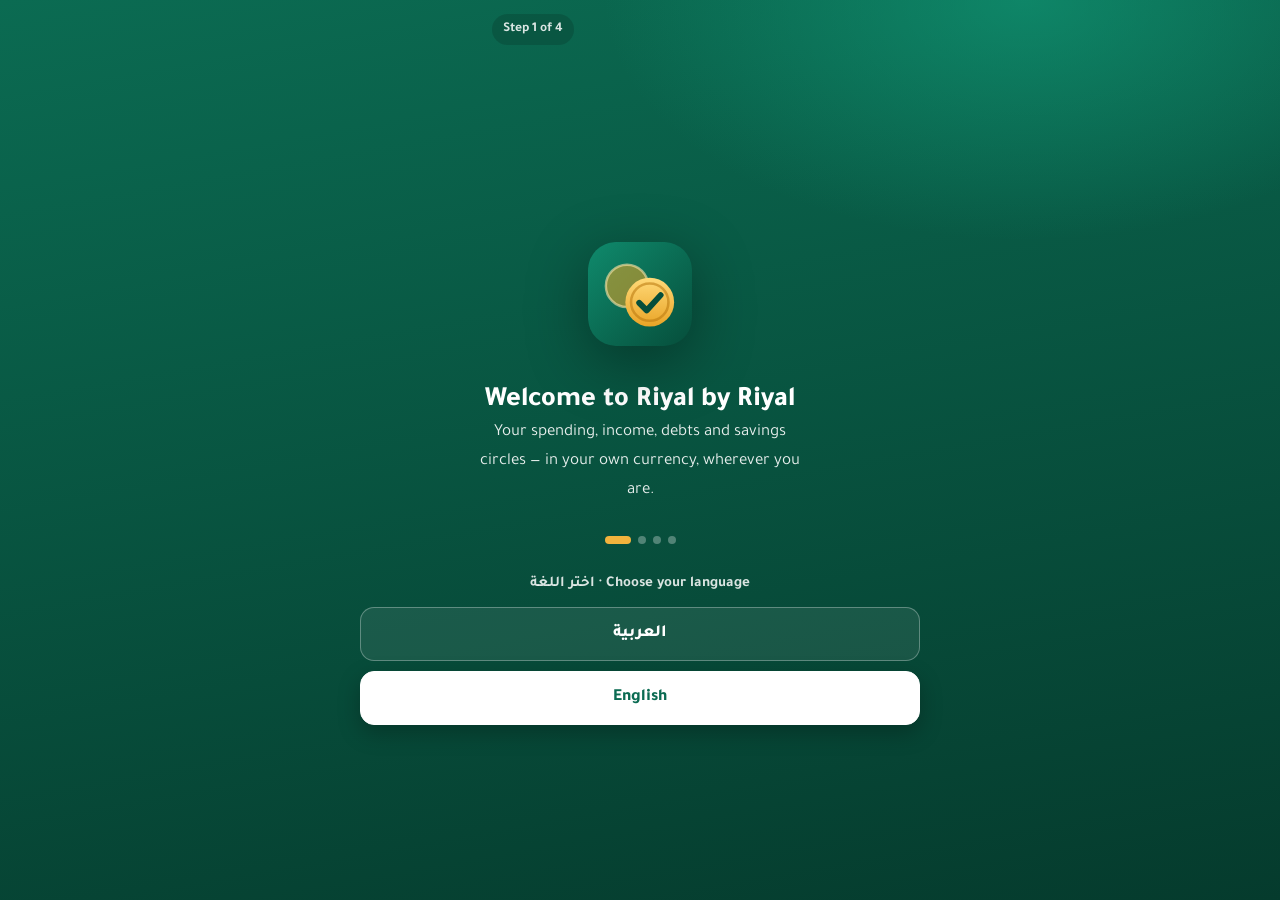
<file: app/index.html>
<!doctype html>
<html lang="ar" dir="rtl">
<head>
<meta charset="utf-8" />
<meta name="viewport" content="width=device-width, initial-scale=1, viewport-fit=cover, user-scalable=no" />
<meta name="theme-color" content="#064E3B" />
<title>ريال بريال</title>

<link rel="manifest" href="./manifest.webmanifest" />
<meta name="apple-mobile-web-app-capable" content="yes" />
<meta name="mobile-web-app-capable" content="yes" />
<meta name="apple-mobile-web-app-status-bar-style" content="black-translucent" />
<meta name="apple-mobile-web-app-title" content="ريال بريال" />
<meta name="application-name" content="ريال بريال" />
<meta name="format-detection" content="telephone=no" />
<meta name="description" content="ريال بريال — دفتر مصاريفك وديونك بالعربي، يشتغل بدون إنترنت. RiyalByRiyal — expenses &amp; debts ledger." />
<link rel="apple-touch-icon" href="./icons/icon-180.png" />
<link rel="apple-touch-icon" sizes="152x152" href="./icons/icon-152.png" />
<link rel="apple-touch-icon" sizes="167x167" href="./icons/icon-167.png" />
<link rel="apple-touch-icon" sizes="180x180" href="./icons/icon-180.png" />
<link rel="icon" type="image/png" sizes="192x192" href="./icons/icon-192.png" />
<style>
#splash{position:fixed;top:0;right:0;bottom:0;left:0;z-index:999;display:flex;flex-direction:column;align-items:center;justify-content:center;gap:14px;background:linear-gradient(170deg,#0B6B52,#053B2D);transition:opacity .35s}
#splash.gone{opacity:0;pointer-events:none}
#splash img{width:96px;height:96px;border-radius:24px;box-shadow:0 16px 40px rgba(0,0,0,.35)}
#splash b{color:#fff;font:800 26px Tajawal,sans-serif}#splash span{color:#FFD978;font:500 16px Tajawal,sans-serif}
</style>
  <script type="module" crossorigin src="./assets/index-DXTK_cIw.js"></script>
  <link rel="stylesheet" crossorigin href="./assets/index-DcWaV4xD.css">
</head>
<body>
<div id="splash"><img src="./logo.svg" alt="" /><b>ريال بريال</b><span>كل ريال محسوب</span></div>
<div id="app"></div>
<script nomodule>
document.getElementById("splash").innerHTML='<img src="logo.svg" alt=""><b>ريال بريال</b><span style="max-width:300px;text-align:center;line-height:1.8">متصفحك قديم.<br>حدّث نظام الآيفون (iOS) أو افتح الرابط في Safari / Chrome جديد.</span>';
</script>
</body>
</html>
</file>
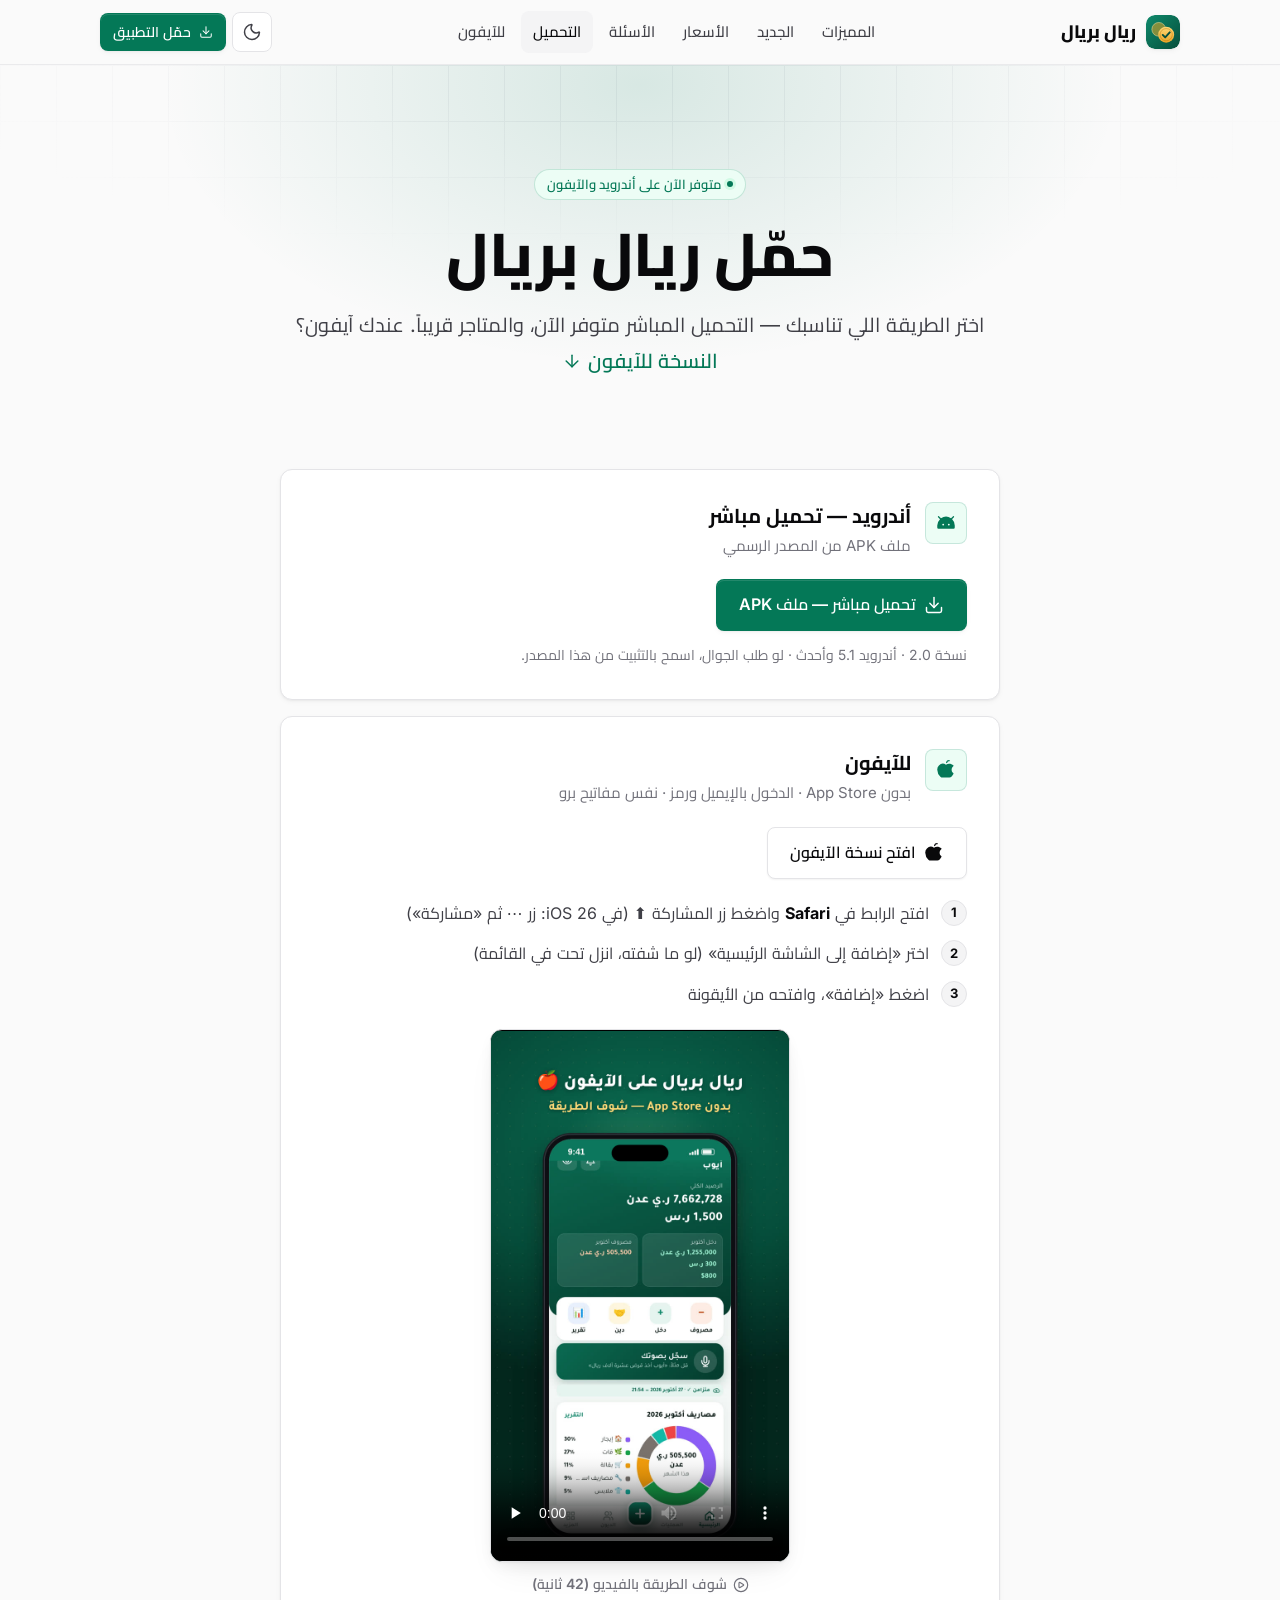
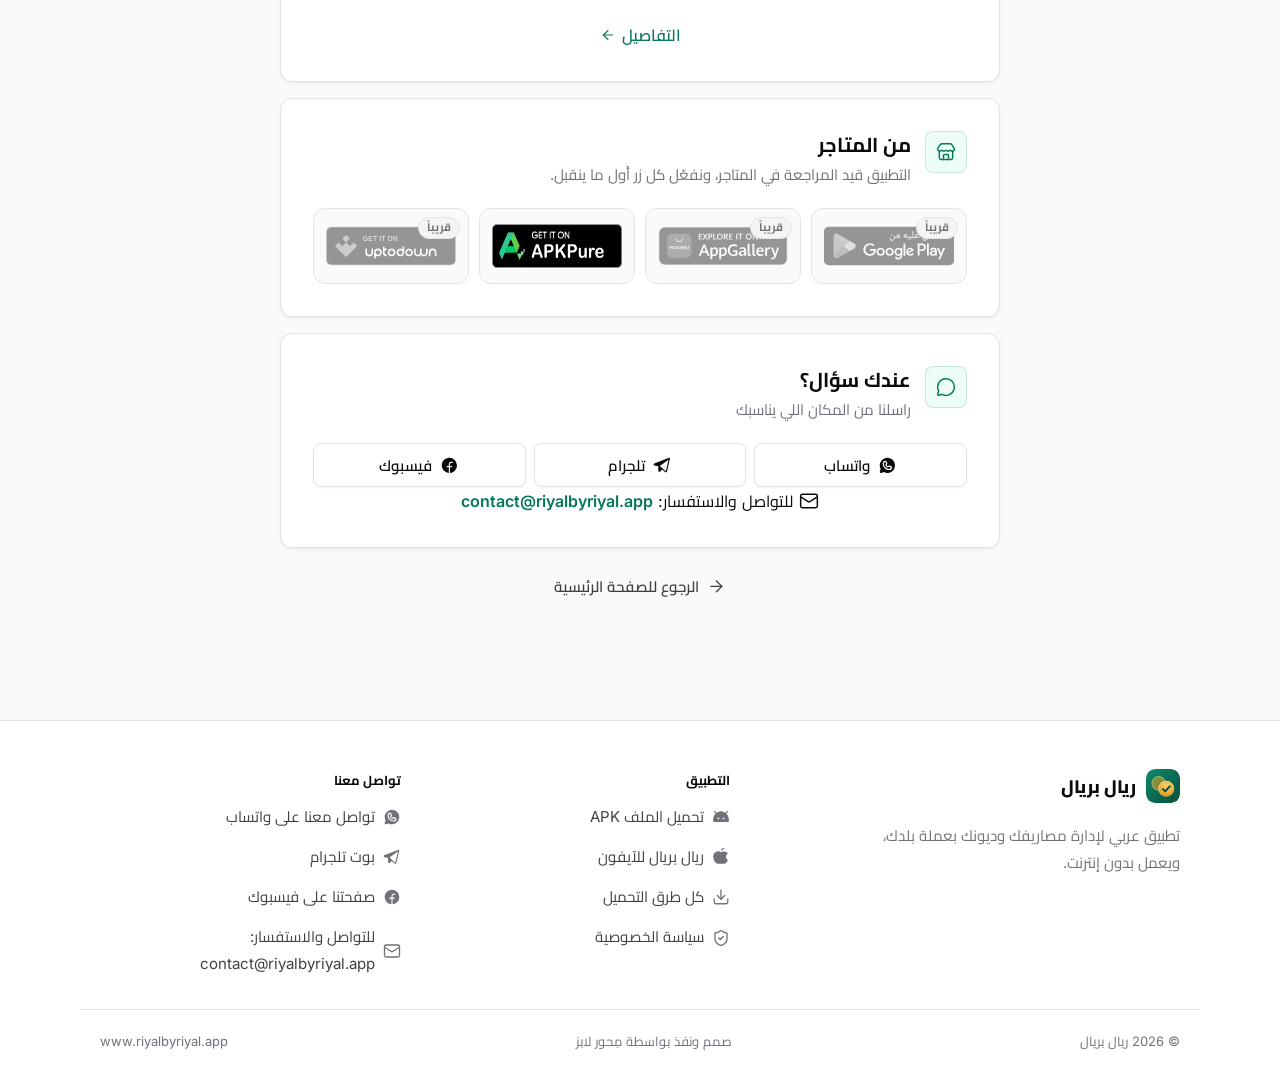
<file: download/index.html>
<!doctype html>
<html lang="ar" dir="rtl" data-theme="light">
<head>
<meta charset="utf-8">
<meta name="viewport" content="width=device-width, initial-scale=1, viewport-fit=cover">
<title>حمّل ريال بريال — كل طرق التحميل</title>
<meta name="description" content="حمّل تطبيق ريال بريال لأندرويد: ملف APK مباشر، وقريباً من قوقل بلاي ومتجر هواوي AppGallery و APKPure و Uptodown.">
<meta name="theme-color" content="#fafafa">
<meta name="color-scheme" content="light dark">
<meta property="og:type" content="website">
<meta property="og:title" content="حمّل ريال بريال">
<meta property="og:description" content="كل طرق تحميل تطبيق ريال بريال لأندرويد في مكان واحد.">
<meta property="og:url" content="https://riyalbyriyal.app/download">
<meta property="og:image" content="https://riyalbyriyal.app/og.png?v=2">
<link rel="canonical" href="https://riyalbyriyal.app/download">
<link rel="icon" href="/favicon.svg" type="image/svg+xml">
<link rel="icon" href="/favicon-32.png" sizes="32x32" type="image/png">
<link rel="apple-touch-icon" href="/apple-touch-icon.png">
<script>/* Apply the saved or system theme before first paint (no flash) */(function(){try{var t=localStorage.getItem("rbr_site_theme");if(t!=="light"&&t!=="dark")t=matchMedia("(prefers-color-scheme: dark)").matches?"dark":"light";document.documentElement.setAttribute("data-theme",t);}catch(e){document.documentElement.setAttribute("data-theme","light");}})();</script>
<link rel="preload" href="/fonts/cairo-arabic-var.woff2" as="font" type="font/woff2" crossorigin>
<link rel="stylesheet" href="/styles.css?v=20261031">
<script src="/theme.js?v=20261031" defer></script>
</head>
<body data-evt-src="download">
<a class="skip" href="#main">تخطَّ إلى المحتوى</a>
<!-- Header: glass, sticky -->
<header class="site-header">
  <div class="container bar">
    <a class="brand" href="/" aria-label="ريال بريال — الرئيسية"><img src="/logo.svg" alt="" width="34" height="34"><span>ريال بريال</span></a>
    <nav class="nav" aria-label="القائمة الرئيسية"><a href="/#features">المميزات</a><a href="/#new">الجديد</a><a href="/#pricing">الأسعار</a><a href="/#faq">الأسئلة</a><a href="/download" aria-current="page">التحميل</a><a href="/iphone">للآيفون</a></nav>
    <div class="header-actions">
      <button class="icon-btn theme-toggle" type="button" aria-label="التبديل إلى الوضع الليلي" aria-pressed="false"><svg class="ic i-moon" viewBox="0 0 24 24" fill="none" stroke="currentColor" stroke-width="1.75" stroke-linecap="round" stroke-linejoin="round" aria-hidden="true"><path d="M20.985 12.486a9 9 0 1 1-9.473-9.472c.405-.022.617.46.402.803a6 6 0 0 0 8.268 8.268c.344-.215.825-.004.803.401"/></svg><svg class="ic i-sun" viewBox="0 0 24 24" fill="none" stroke="currentColor" stroke-width="1.75" stroke-linecap="round" stroke-linejoin="round" aria-hidden="true"><circle cx="12" cy="12" r="4"/> <path d="M12 2v2"/> <path d="M12 20v2"/> <path d="m4.93 4.93 1.41 1.41"/> <path d="m17.66 17.66 1.41 1.41"/> <path d="M2 12h2"/> <path d="M20 12h2"/> <path d="m6.34 17.66-1.41 1.41"/> <path d="m19.07 4.93-1.41 1.41"/></svg></button>
      <a class="btn btn-primary btn-sm" href="https://github.com/ayuob77/riyalbyriyal-app/releases/latest/download/riyalbyriyal.apk" download><svg class="ic-sm" viewBox="0 0 24 24" fill="none" stroke="currentColor" stroke-width="1.75" stroke-linecap="round" stroke-linejoin="round" aria-hidden="true"><path d="M12 15V3"/> <path d="M21 15v4a2 2 0 0 1-2 2H5a2 2 0 0 1-2-2v-4"/> <path d="m7 10 5 5 5-5"/></svg><span>حمّل التطبيق</span></a>
      <button class="icon-btn menu-toggle" type="button" aria-label="فتح القائمة" aria-expanded="false" aria-controls="mobile-menu"><svg class="ic i-list" viewBox="0 0 24 24" fill="none" stroke="currentColor" stroke-width="1.75" stroke-linecap="round" stroke-linejoin="round" aria-hidden="true"><path d="M4 5h16"/> <path d="M4 12h16"/> <path d="M4 19h16"/></svg><svg class="ic i-x" viewBox="0 0 24 24" fill="none" stroke="currentColor" stroke-width="1.75" stroke-linecap="round" stroke-linejoin="round" aria-hidden="true"><path d="M18 6 6 18"/> <path d="m6 6 12 12"/></svg></button>
    </div>
  </div>
</header>
<div class="mobile-menu" id="mobile-menu">
  <nav aria-label="قائمة الجوال"><a class="link" href="/#features"><span>المميزات</span><svg class="ic" viewBox="0 0 24 24" fill="none" stroke="currentColor" stroke-width="1.75" stroke-linecap="round" stroke-linejoin="round" aria-hidden="true"><path d="m15 18-6-6 6-6"/></svg></a><a class="link" href="/#new"><span>الجديد</span><svg class="ic" viewBox="0 0 24 24" fill="none" stroke="currentColor" stroke-width="1.75" stroke-linecap="round" stroke-linejoin="round" aria-hidden="true"><path d="m15 18-6-6 6-6"/></svg></a><a class="link" href="/#pricing"><span>الأسعار</span><svg class="ic" viewBox="0 0 24 24" fill="none" stroke="currentColor" stroke-width="1.75" stroke-linecap="round" stroke-linejoin="round" aria-hidden="true"><path d="m15 18-6-6 6-6"/></svg></a><a class="link" href="/#faq"><span>الأسئلة</span><svg class="ic" viewBox="0 0 24 24" fill="none" stroke="currentColor" stroke-width="1.75" stroke-linecap="round" stroke-linejoin="round" aria-hidden="true"><path d="m15 18-6-6 6-6"/></svg></a><a class="link" href="/download" aria-current="page"><span>التحميل</span><svg class="ic" viewBox="0 0 24 24" fill="none" stroke="currentColor" stroke-width="1.75" stroke-linecap="round" stroke-linejoin="round" aria-hidden="true"><path d="m15 18-6-6 6-6"/></svg></a><a class="link" href="/iphone"><span>للآيفون</span><svg class="ic" viewBox="0 0 24 24" fill="none" stroke="currentColor" stroke-width="1.75" stroke-linecap="round" stroke-linejoin="round" aria-hidden="true"><path d="m15 18-6-6 6-6"/></svg></a></nav>
  <div class="actions">
    <a class="btn btn-primary btn-lg btn-block" href="https://github.com/ayuob77/riyalbyriyal-app/releases/latest/download/riyalbyriyal.apk" download><svg class="ic" viewBox="0 0 24 24" fill="none" stroke="currentColor" stroke-width="1.75" stroke-linecap="round" stroke-linejoin="round" aria-hidden="true"><path d="M12 15V3"/> <path d="M21 15v4a2 2 0 0 1-2 2H5a2 2 0 0 1-2-2v-4"/> <path d="m7 10 5 5 5-5"/></svg>تحميل الملف APK</a>
    <a class="btn btn-secondary btn-lg btn-block" href="/iphone"><svg class="ic" viewBox="0 0 256 256" fill="currentColor" aria-hidden="true"><path d="M128.23,30A40,40,0,0,1,167,0h1a8,8,0,0,1,0,16h-1a24,24,0,0,0-23.24,18,8,8,0,1,1-15.5-4ZM223.3,169.59a8.07,8.07,0,0,0-2.8-3.4C203.53,154.53,200,134.64,200,120c0-17.67,13.47-33.06,21.5-40.67a8,8,0,0,0,0-11.62C208.82,55.74,187.82,48,168,48a72.23,72.23,0,0,0-40,12.13,71.56,71.56,0,0,0-90.71,9.09A74.63,74.63,0,0,0,16,123.4a127,127,0,0,0,40.14,89.73A39.8,39.8,0,0,0,83.59,224h87.68a39.84,39.84,0,0,0,29.12-12.57,125,125,0,0,0,17.82-24.6C225.23,174,224.33,172,223.3,169.59Z"/></svg>للآيفون</a>
  </div>
</div>
<main id="main">
<section class="hero">
  <div class="container page-hero">
    <span class="pill"><span class="dot"></span>متوفر الآن على أندرويد والآيفون</span>
    <h1 class="h1">حمّل ريال بريال</h1>
    <p class="lead">اختر الطريقة اللي تناسبك — التحميل المباشر متوفر الآن، والمتاجر قريباً. عندك آيفون؟ <a class="text-link" href="#iphone">النسخة للآيفون <svg class="ic" viewBox="0 0 24 24" fill="none" stroke="currentColor" stroke-width="1.75" stroke-linecap="round" stroke-linejoin="round" aria-hidden="true"><path d="M12 5v14"/> <path d="m19 12-7 7-7-7"/></svg></a></p>
  </div>
</section>

<section class="section pt-0">
  <div class="container stack">

    <!-- Android: direct APK (the one primary CTA) -->
    <article class="panel" id="android">
      <div class="panel-head"><span class="tile"><svg class="ic" viewBox="0 0 256 256" fill="currentColor" aria-hidden="true"><path d="M207.06,80.67c-.74-.74-1.49-1.46-2.24-2.17l24.84-24.84a8,8,0,0,0-11.32-11.32l-26,26a111.43,111.43,0,0,0-128.55.19L37.66,42.34A8,8,0,0,0,26.34,53.66L51.4,78.72A113.38,113.38,0,0,0,16,161.13V184a16,16,0,0,0,16,16H224a16,16,0,0,0,16-16V160A111.25,111.25,0,0,0,207.06,80.67ZM92,160a12,12,0,1,1,12-12A12,12,0,0,1,92,160Zm72,0a12,12,0,1,1,12-12A12,12,0,0,1,164,160Z"/></svg></span><div><h2>أندرويد — تحميل مباشر</h2><p>ملف APK من المصدر الرسمي</p></div></div>
      <div class="actions"><a class="btn btn-primary btn-lg btn-apk" href="https://github.com/ayuob77/riyalbyriyal-app/releases/latest/download/riyalbyriyal.apk" download><svg class="ic" viewBox="0 0 24 24" fill="none" stroke="currentColor" stroke-width="1.75" stroke-linecap="round" stroke-linejoin="round" aria-hidden="true"><path d="M12 15V3"/> <path d="M21 15v4a2 2 0 0 1-2 2H5a2 2 0 0 1-2-2v-4"/> <path d="m7 10 5 5 5-5"/></svg>تحميل مباشر — ملف APK</a></div>
      <p class="meta dl-note">نسخة 2.0 · أندرويد 5.1 وأحدث · لو طلب الجوال، اسمح بالتثبيت من هذا المصدر.</p>
    </article>

    <!-- iPhone (PWA) -->
    <article class="panel ios-card" id="iphone">
      <div class="panel-head"><span class="tile"><svg class="ic" viewBox="0 0 256 256" fill="currentColor" aria-hidden="true"><path d="M128.23,30A40,40,0,0,1,167,0h1a8,8,0,0,1,0,16h-1a24,24,0,0,0-23.24,18,8,8,0,1,1-15.5-4ZM223.3,169.59a8.07,8.07,0,0,0-2.8-3.4C203.53,154.53,200,134.64,200,120c0-17.67,13.47-33.06,21.5-40.67a8,8,0,0,0,0-11.62C208.82,55.74,187.82,48,168,48a72.23,72.23,0,0,0-40,12.13,71.56,71.56,0,0,0-90.71,9.09A74.63,74.63,0,0,0,16,123.4a127,127,0,0,0,40.14,89.73A39.8,39.8,0,0,0,83.59,224h87.68a39.84,39.84,0,0,0,29.12-12.57,125,125,0,0,0,17.82-24.6C225.23,174,224.33,172,223.3,169.59Z"/></svg></span><div><h2>للآيفون</h2><p>بدون App Store · الدخول بالإيميل ورمز · نفس مفاتيح برو</p></div></div>
      <div class="actions"><a class="btn btn-secondary btn-lg btn-ios" href="https://riyalbyriyal.app/app/"><svg class="ic" viewBox="0 0 256 256" fill="currentColor" aria-hidden="true"><path d="M128.23,30A40,40,0,0,1,167,0h1a8,8,0,0,1,0,16h-1a24,24,0,0,0-23.24,18,8,8,0,1,1-15.5-4ZM223.3,169.59a8.07,8.07,0,0,0-2.8-3.4C203.53,154.53,200,134.64,200,120c0-17.67,13.47-33.06,21.5-40.67a8,8,0,0,0,0-11.62C208.82,55.74,187.82,48,168,48a72.23,72.23,0,0,0-40,12.13,71.56,71.56,0,0,0-90.71,9.09A74.63,74.63,0,0,0,16,123.4a127,127,0,0,0,40.14,89.73A39.8,39.8,0,0,0,83.59,224h87.68a39.84,39.84,0,0,0,29.12-12.57,125,125,0,0,0,17.82-24.6C225.23,174,224.33,172,223.3,169.59Z"/></svg>افتح نسخة الآيفون</a></div>
      <ol class="steps-list">
        <li><span>افتح الرابط في <b>Safari</b> واضغط زر المشاركة ⬆️ (في iOS 26: زر ⋯ ثم «مشاركة»)</span></li>
        <li><span>اختر «إضافة إلى الشاشة الرئيسية» (لو ما شفته، انزل تحت في القائمة)</span></li>
        <li><span>اضغط «إضافة»، وافتحه من الأيقونة</span></li>
      </ol>
      <figure class="video howto-vid in-card">
        <video controls playsinline preload="none" poster="/iphone/media/rbr-iphone-howto-poster.jpg" width="360" height="640" aria-label="فيديو طريقة تثبيت ريال بريال على الآيفون">
          <source src="/iphone/media/rbr-iphone-howto.mp4" type="video/mp4">
          <a href="/iphone/media/rbr-iphone-howto.mp4">شغّل الفيديو</a>
        </video>
        <figcaption><svg class="ic" viewBox="0 0 24 24" fill="none" stroke="currentColor" stroke-width="1.75" stroke-linecap="round" stroke-linejoin="round" aria-hidden="true"><path d="M9 9.003a1 1 0 0 1 1.517-.859l4.997 2.997a1 1 0 0 1 0 1.718l-4.997 2.997A1 1 0 0 1 9 14.996z"/> <circle cx="12" cy="12" r="10"/></svg>شوف الطريقة بالفيديو (42 ثانية)</figcaption>
      </figure>
      <p class="center mt-24"><a class="text-link more" href="/iphone">التفاصيل <svg class="ic" viewBox="0 0 24 24" fill="none" stroke="currentColor" stroke-width="1.75" stroke-linecap="round" stroke-linejoin="round" aria-hidden="true"><path d="m12 19-7-7 7-7"/> <path d="M19 12H5"/></svg></a></p>
    </article>

    <!-- Stores -->
    <article class="panel" id="stores">
      <div class="panel-head"><span class="tile"><svg class="ic" viewBox="0 0 24 24" fill="none" stroke="currentColor" stroke-width="1.75" stroke-linecap="round" stroke-linejoin="round" aria-hidden="true"><path d="M15 21v-5a1 1 0 0 0-1-1h-4a1 1 0 0 0-1 1v5"/> <path d="M17.774 10.31a1.12 1.12 0 0 0-1.549 0 2.5 2.5 0 0 1-3.451 0 1.12 1.12 0 0 0-1.548 0 2.5 2.5 0 0 1-3.452 0 1.12 1.12 0 0 0-1.549 0 2.5 2.5 0 0 1-3.77-3.248l2.889-4.184A2 2 0 0 1 7 2h10a2 2 0 0 1 1.653.873l2.895 4.192a2.5 2.5 0 0 1-3.774 3.244"/> <path d="M4 10.95V19a2 2 0 0 0 2 2h12a2 2 0 0 0 2-2v-8.05"/></svg></span><div><h2>من المتاجر</h2><p class="stores-note">التطبيق قيد المراجعة في المتاجر، ونفعّل كل زر أول ما ينقبل.</p></div></div>
      <!-- STORE BADGES. Live a store: on its line remove `is-soon`, `aria-disabled="true"` and `title`, add href="STORE_URL" target="_blank" rel="noopener", and drop " — قريباً" from the alt. -->
      <div class="stores">
      <a class="store is-soon" data-store="googleplay" aria-disabled="true" title="قريباً"><img src="/badges/google-play.svg" alt="احصل عليه من Google Play — قريباً" height="56"><span class="soon-pill">قريباً</span></a>
      <a class="store is-soon" data-store="huawei" aria-disabled="true" title="قريباً"><img src="/badges/huawei-appgallery.svg" alt="Explore it on AppGallery — قريباً" height="56"><span class="soon-pill">قريباً</span></a>
      <a class="store" data-store="apkpure" href="https://apkpure.com/%D8%B1%D9%8A%D8%A7%D9%84-%D8%A8%D8%B1%D9%8A%D8%A7%D9%84-riyalbyriyal/com.riyalbyriyal.app" target="_blank" rel="noopener"><img src="/badges/apkpure.png" alt="Get it on APKPure" height="56"><span class="soon-pill">قريباً</span></a>
      <a class="store is-soon" data-store="uptodown" aria-disabled="true" title="قريباً"><img src="/badges/uptodown.svg" alt="Get it on Uptodown — قريباً" height="56"><span class="soon-pill">قريباً</span></a>
      </div>
    </article>

    <!-- Contact -->
    <article class="panel" id="contact">
      <div class="panel-head"><span class="tile"><svg class="ic" viewBox="0 0 24 24" fill="none" stroke="currentColor" stroke-width="1.75" stroke-linecap="round" stroke-linejoin="round" aria-hidden="true"><path d="M2.992 16.342a2 2 0 0 1 .094 1.167l-1.065 3.29a1 1 0 0 0 1.236 1.168l3.413-.998a2 2 0 0 1 1.099.092 10 10 0 1 0-4.777-4.719"/></svg></span><div><h2>عندك سؤال؟</h2><p>راسلنا من المكان اللي يناسبك</p></div></div>
      <div class="contact-grid"><a class="btn btn-secondary" href="https://whatsapp.com/channel/0029VbDu9QYICVfv3pd2dY2x/111" target="_blank" rel="noopener"><svg class="ic" viewBox="0 0 256 256" fill="currentColor" aria-hidden="true"><path d="M152.58,145.23l23,11.48A24,24,0,0,1,152,176a72.08,72.08,0,0,1-72-72A24,24,0,0,1,99.29,80.46l11.48,23L101,118a8,8,0,0,0-.73,7.51,56.47,56.47,0,0,0,30.15,30.15A8,8,0,0,0,138,155ZM232,128A104,104,0,0,1,79.12,219.82L45.07,231.17a16,16,0,0,1-20.24-20.24l11.35-34.05A104,104,0,1,1,232,128Zm-40,24a8,8,0,0,0-4.42-7.16l-32-16a8,8,0,0,0-8,.5l-14.69,9.8a40.55,40.55,0,0,1-16-16l9.8-14.69a8,8,0,0,0,.5-8l-16-32A8,8,0,0,0,104,64a40,40,0,0,0-40,40,88.1,88.1,0,0,0,88,88A40,40,0,0,0,192,152Z"/></svg>واتساب</a><a class="btn btn-secondary" href="https://t.me/riyalbyriyal_bot" target="_blank" rel="noopener"><svg class="ic" viewBox="0 0 256 256" fill="currentColor" aria-hidden="true"><path d="M228.88,26.19a9,9,0,0,0-9.16-1.57L17.06,103.93a14.22,14.22,0,0,0,2.43,27.21L72,141.45V200a15.92,15.92,0,0,0,10,14.83,15.91,15.91,0,0,0,17.51-3.73l25.32-26.26L165,220a15.88,15.88,0,0,0,10.51,4,16.3,16.3,0,0,0,5-.79,15.85,15.85,0,0,0,10.67-11.63L231.77,35A9,9,0,0,0,228.88,26.19ZM175.53,208,92.85,135.5l119-85.29Z"/></svg>تلجرام</a><a class="btn btn-secondary" href="https://www.facebook.com/profile.php?id=61595923169592" target="_blank" rel="noopener"><svg class="ic" viewBox="0 0 256 256" fill="currentColor" aria-hidden="true"><path d="M232,128a104.16,104.16,0,0,1-91.55,103.26,4,4,0,0,1-4.45-4V152h24a8,8,0,0,0,8-8.53,8.17,8.17,0,0,0-8.25-7.47H136V112a16,16,0,0,1,16-16h16a8,8,0,0,0,8-8.53A8.17,8.17,0,0,0,167.73,80H152a32,32,0,0,0-32,32v24H96a8,8,0,0,0-8,8.53A8.17,8.17,0,0,0,96.27,152H120v75.28a4,4,0,0,1-4.44,4A104.15,104.15,0,0,1,24.07,124.09c2-54,45.74-97.9,99.78-100A104.12,104.12,0,0,1,232,128Z"/></svg>فيسبوك</a></div>
      <p class="mail-line"><svg class="ic" viewBox="0 0 24 24" fill="none" stroke="currentColor" stroke-width="1.75" stroke-linecap="round" stroke-linejoin="round" aria-hidden="true"><path d="m22 7-8.991 5.727a2 2 0 0 1-2.009 0L2 7"/> <rect x="2" y="4" width="20" height="16" rx="2"/></svg><span>للتواصل والاستفسار: <a class="text-link" href="mailto:contact@riyalbyriyal.app"><bdi dir="ltr">contact@riyalbyriyal.app</bdi></a></span></p>
    </article>

    <p class="center"><a class="btn btn-ghost home-link" href="/"><svg class="ic" viewBox="0 0 24 24" fill="none" stroke="currentColor" stroke-width="1.75" stroke-linecap="round" stroke-linejoin="round" aria-hidden="true"><path d="M5 12h14"/> <path d="m12 5 7 7-7 7"/></svg>الرجوع للصفحة الرئيسية</a></p>
  </div>
</section>
</main>
<!-- Footer -->
<footer class="site-footer">
  <div class="container footer-grid">
    <div>
      <a class="brand" href="/" aria-label="ريال بريال — الرئيسية"><img src="/logo.svg" alt="" width="34" height="34"><span>ريال بريال</span></a>
      <p class="about">تطبيق عربي لإدارة مصاريفك وديونك بعملة بلدك، ويعمل بدون إنترنت.</p>
    </div>
    <div class="footer-col">
      <h4>التطبيق</h4>
      <ul>
        <li><a href="https://github.com/ayuob77/riyalbyriyal-app/releases/latest/download/riyalbyriyal.apk" download><svg class="ic" viewBox="0 0 256 256" fill="currentColor" aria-hidden="true"><path d="M207.06,80.67c-.74-.74-1.49-1.46-2.24-2.17l24.84-24.84a8,8,0,0,0-11.32-11.32l-26,26a111.43,111.43,0,0,0-128.55.19L37.66,42.34A8,8,0,0,0,26.34,53.66L51.4,78.72A113.38,113.38,0,0,0,16,161.13V184a16,16,0,0,0,16,16H224a16,16,0,0,0,16-16V160A111.25,111.25,0,0,0,207.06,80.67ZM92,160a12,12,0,1,1,12-12A12,12,0,0,1,92,160Zm72,0a12,12,0,1,1,12-12A12,12,0,0,1,164,160Z"/></svg><span>تحميل الملف APK</span></a></li>
        <li><a class="ios-foot" href="/iphone"><svg class="ic" viewBox="0 0 256 256" fill="currentColor" aria-hidden="true"><path d="M128.23,30A40,40,0,0,1,167,0h1a8,8,0,0,1,0,16h-1a24,24,0,0,0-23.24,18,8,8,0,1,1-15.5-4ZM223.3,169.59a8.07,8.07,0,0,0-2.8-3.4C203.53,154.53,200,134.64,200,120c0-17.67,13.47-33.06,21.5-40.67a8,8,0,0,0,0-11.62C208.82,55.74,187.82,48,168,48a72.23,72.23,0,0,0-40,12.13,71.56,71.56,0,0,0-90.71,9.09A74.63,74.63,0,0,0,16,123.4a127,127,0,0,0,40.14,89.73A39.8,39.8,0,0,0,83.59,224h87.68a39.84,39.84,0,0,0,29.12-12.57,125,125,0,0,0,17.82-24.6C225.23,174,224.33,172,223.3,169.59Z"/></svg><span>ريال بريال للآيفون</span></a></li>
        <li><a href="/download"><svg class="ic" viewBox="0 0 24 24" fill="none" stroke="currentColor" stroke-width="1.75" stroke-linecap="round" stroke-linejoin="round" aria-hidden="true"><path d="M12 15V3"/> <path d="M21 15v4a2 2 0 0 1-2 2H5a2 2 0 0 1-2-2v-4"/> <path d="m7 10 5 5 5-5"/></svg><span>كل طرق التحميل</span></a></li>
        <li><a href="/privacy/"><svg class="ic" viewBox="0 0 24 24" fill="none" stroke="currentColor" stroke-width="1.75" stroke-linecap="round" stroke-linejoin="round" aria-hidden="true"><path d="M20 13c0 5-3.5 7.5-7.66 8.95a1 1 0 0 1-.67-.01C7.5 20.5 4 18 4 13V6a1 1 0 0 1 1-1c2 0 4.5-1.2 6.24-2.72a1.17 1.17 0 0 1 1.52 0C14.51 3.81 17 5 19 5a1 1 0 0 1 1 1z"/> <path d="m9 12 2 2 4-4"/></svg><span>سياسة الخصوصية</span></a></li>
      </ul>
    </div>
    <div class="footer-col">
      <h4>تواصل معنا</h4>
      <ul>
        <li><a href="https://whatsapp.com/channel/0029VbDu9QYICVfv3pd2dY2x/111" target="_blank" rel="noopener"><svg class="ic" viewBox="0 0 256 256" fill="currentColor" aria-hidden="true"><path d="M152.58,145.23l23,11.48A24,24,0,0,1,152,176a72.08,72.08,0,0,1-72-72A24,24,0,0,1,99.29,80.46l11.48,23L101,118a8,8,0,0,0-.73,7.51,56.47,56.47,0,0,0,30.15,30.15A8,8,0,0,0,138,155ZM232,128A104,104,0,0,1,79.12,219.82L45.07,231.17a16,16,0,0,1-20.24-20.24l11.35-34.05A104,104,0,1,1,232,128Zm-40,24a8,8,0,0,0-4.42-7.16l-32-16a8,8,0,0,0-8,.5l-14.69,9.8a40.55,40.55,0,0,1-16-16l9.8-14.69a8,8,0,0,0,.5-8l-16-32A8,8,0,0,0,104,64a40,40,0,0,0-40,40,88.1,88.1,0,0,0,88,88A40,40,0,0,0,192,152Z"/></svg><span>تواصل معنا على واتساب</span></a></li>
        <li><a href="https://t.me/riyalbyriyal_bot" target="_blank" rel="noopener"><svg class="ic" viewBox="0 0 256 256" fill="currentColor" aria-hidden="true"><path d="M228.88,26.19a9,9,0,0,0-9.16-1.57L17.06,103.93a14.22,14.22,0,0,0,2.43,27.21L72,141.45V200a15.92,15.92,0,0,0,10,14.83,15.91,15.91,0,0,0,17.51-3.73l25.32-26.26L165,220a15.88,15.88,0,0,0,10.51,4,16.3,16.3,0,0,0,5-.79,15.85,15.85,0,0,0,10.67-11.63L231.77,35A9,9,0,0,0,228.88,26.19ZM175.53,208,92.85,135.5l119-85.29Z"/></svg><span>بوت تلجرام</span></a></li>
        <li><a href="https://www.facebook.com/profile.php?id=61595923169592" target="_blank" rel="noopener"><svg class="ic" viewBox="0 0 256 256" fill="currentColor" aria-hidden="true"><path d="M232,128a104.16,104.16,0,0,1-91.55,103.26,4,4,0,0,1-4.45-4V152h24a8,8,0,0,0,8-8.53,8.17,8.17,0,0,0-8.25-7.47H136V112a16,16,0,0,1,16-16h16a8,8,0,0,0,8-8.53A8.17,8.17,0,0,0,167.73,80H152a32,32,0,0,0-32,32v24H96a8,8,0,0,0-8,8.53A8.17,8.17,0,0,0,96.27,152H120v75.28a4,4,0,0,1-4.44,4A104.15,104.15,0,0,1,24.07,124.09c2-54,45.74-97.9,99.78-100A104.12,104.12,0,0,1,232,128Z"/></svg><span>صفحتنا على فيسبوك</span></a></li>
        <li><a class="mail" href="mailto:contact@riyalbyriyal.app"><svg class="ic" viewBox="0 0 24 24" fill="none" stroke="currentColor" stroke-width="1.75" stroke-linecap="round" stroke-linejoin="round" aria-hidden="true"><path d="m22 7-8.991 5.727a2 2 0 0 1-2.009 0L2 7"/> <rect x="2" y="4" width="20" height="16" rx="2"/></svg><span>للتواصل والاستفسار: <bdi dir="ltr">contact@riyalbyriyal.app</bdi></span></a></li>
      </ul>
    </div>
  </div>
  <div class="container footer-bottom">
    <span>© 2026 ريال بريال</span>
    <span class="made-by">صمم ونفذ بواسطة <a href="https://mihwarlabs.raddzaki.com/" target="_blank" rel="noopener">مِحور لابز</a></span>
    <span dir="ltr">www.riyalbyriyal.app</span>
  </div>
</footer>
<script src="/evt.js?v=1" defer></script>
</body>
</html>
</file>
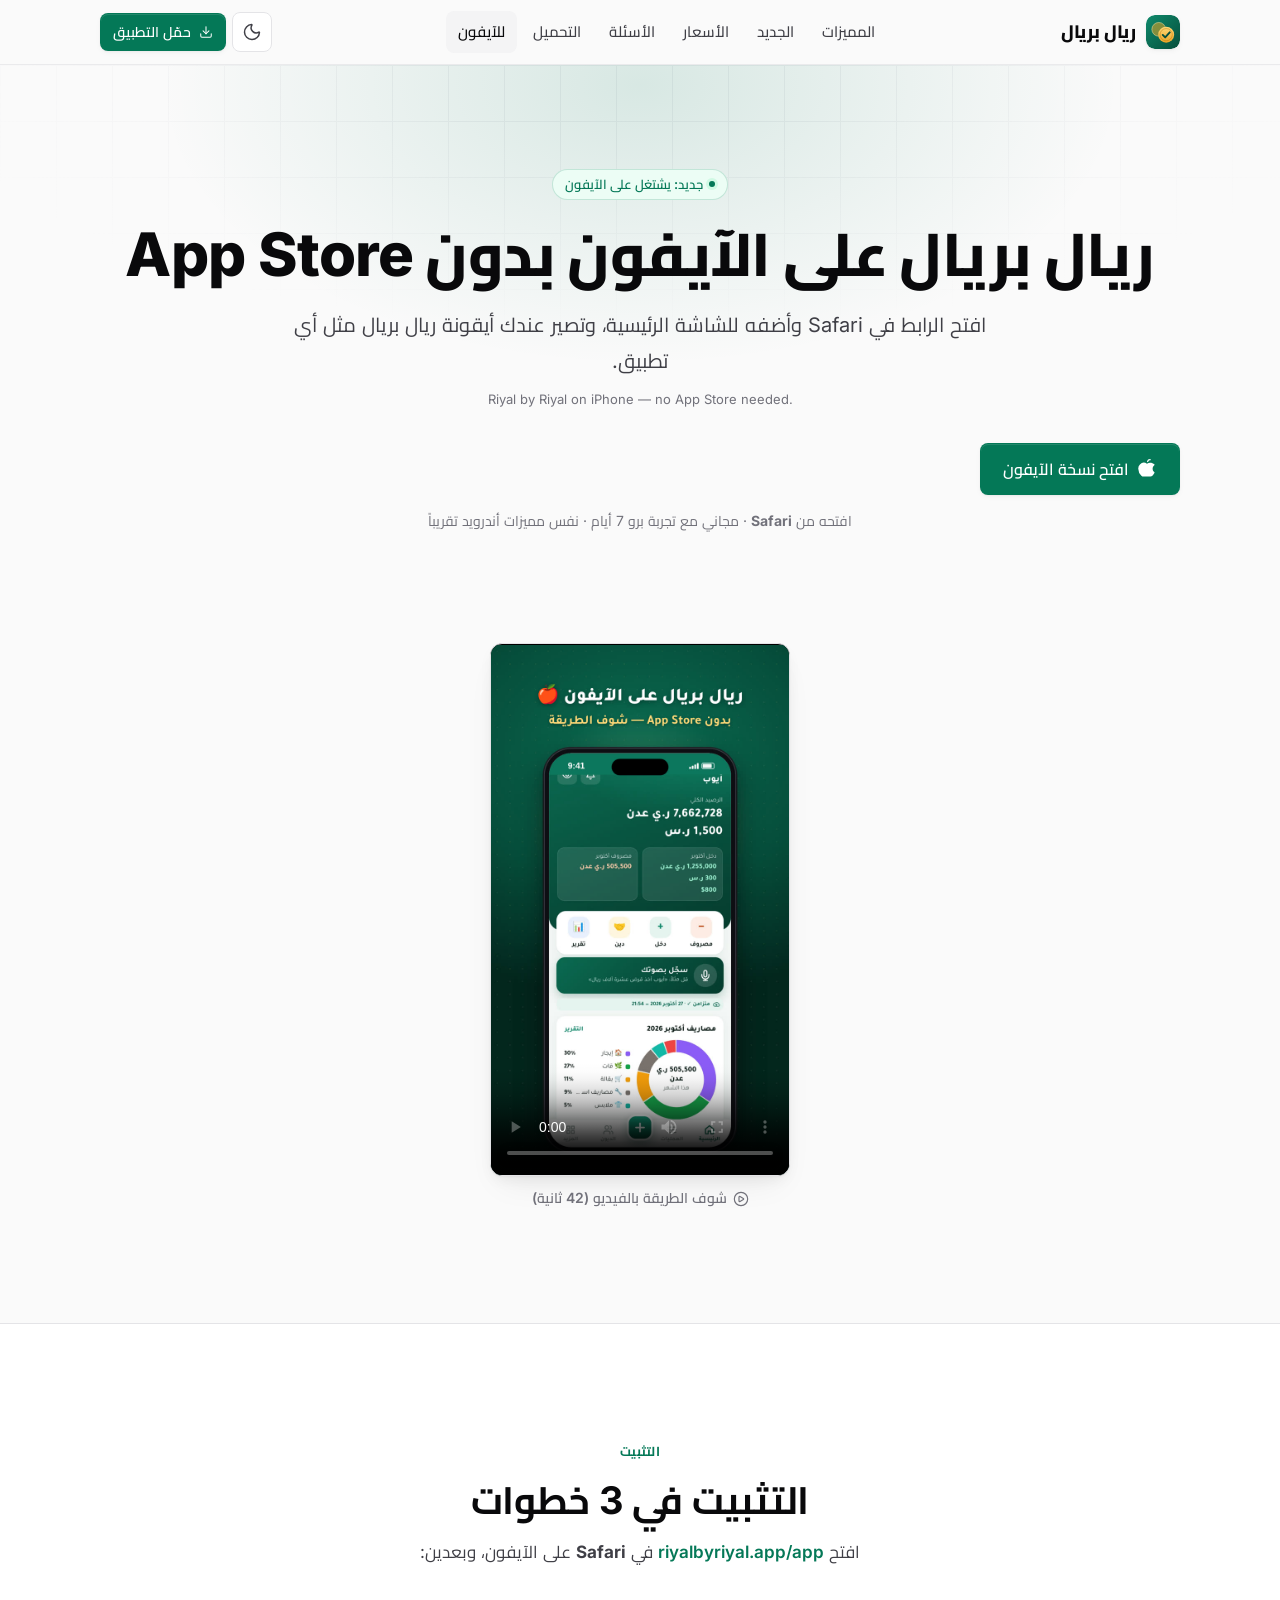
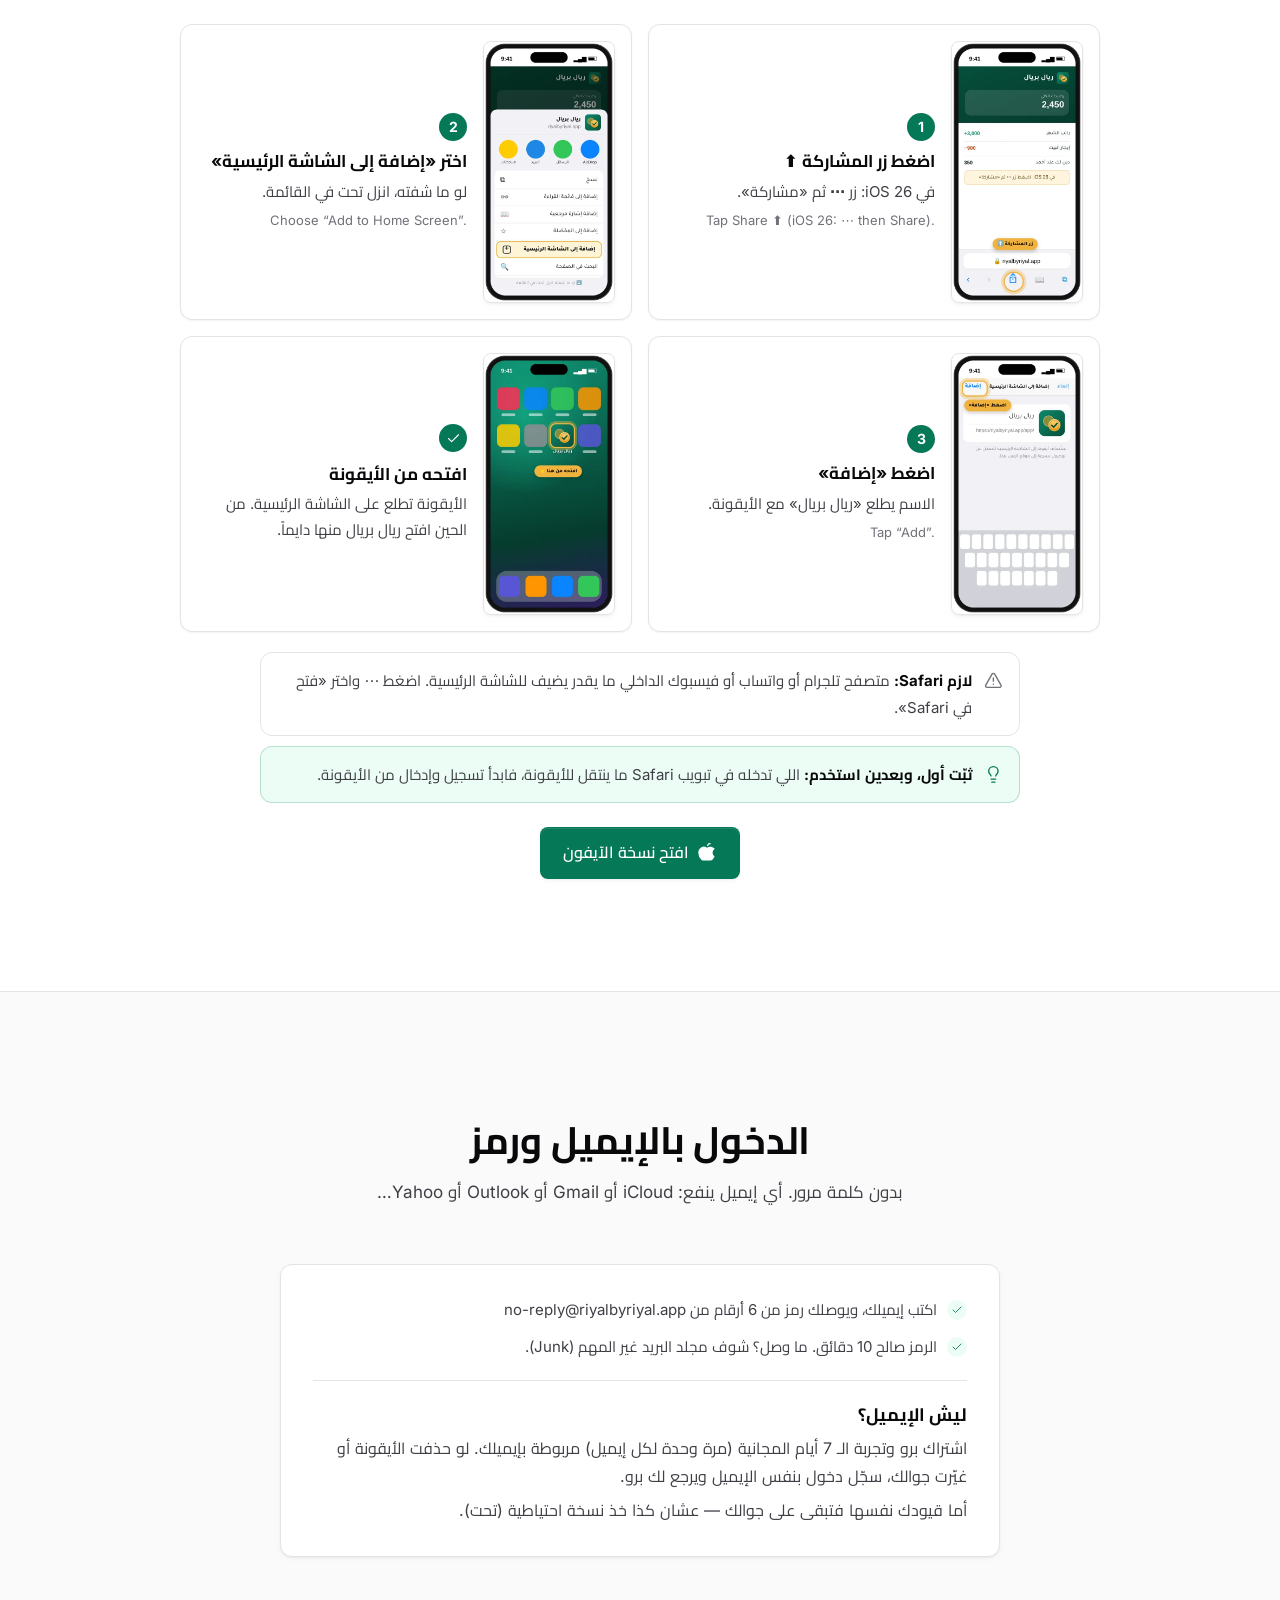
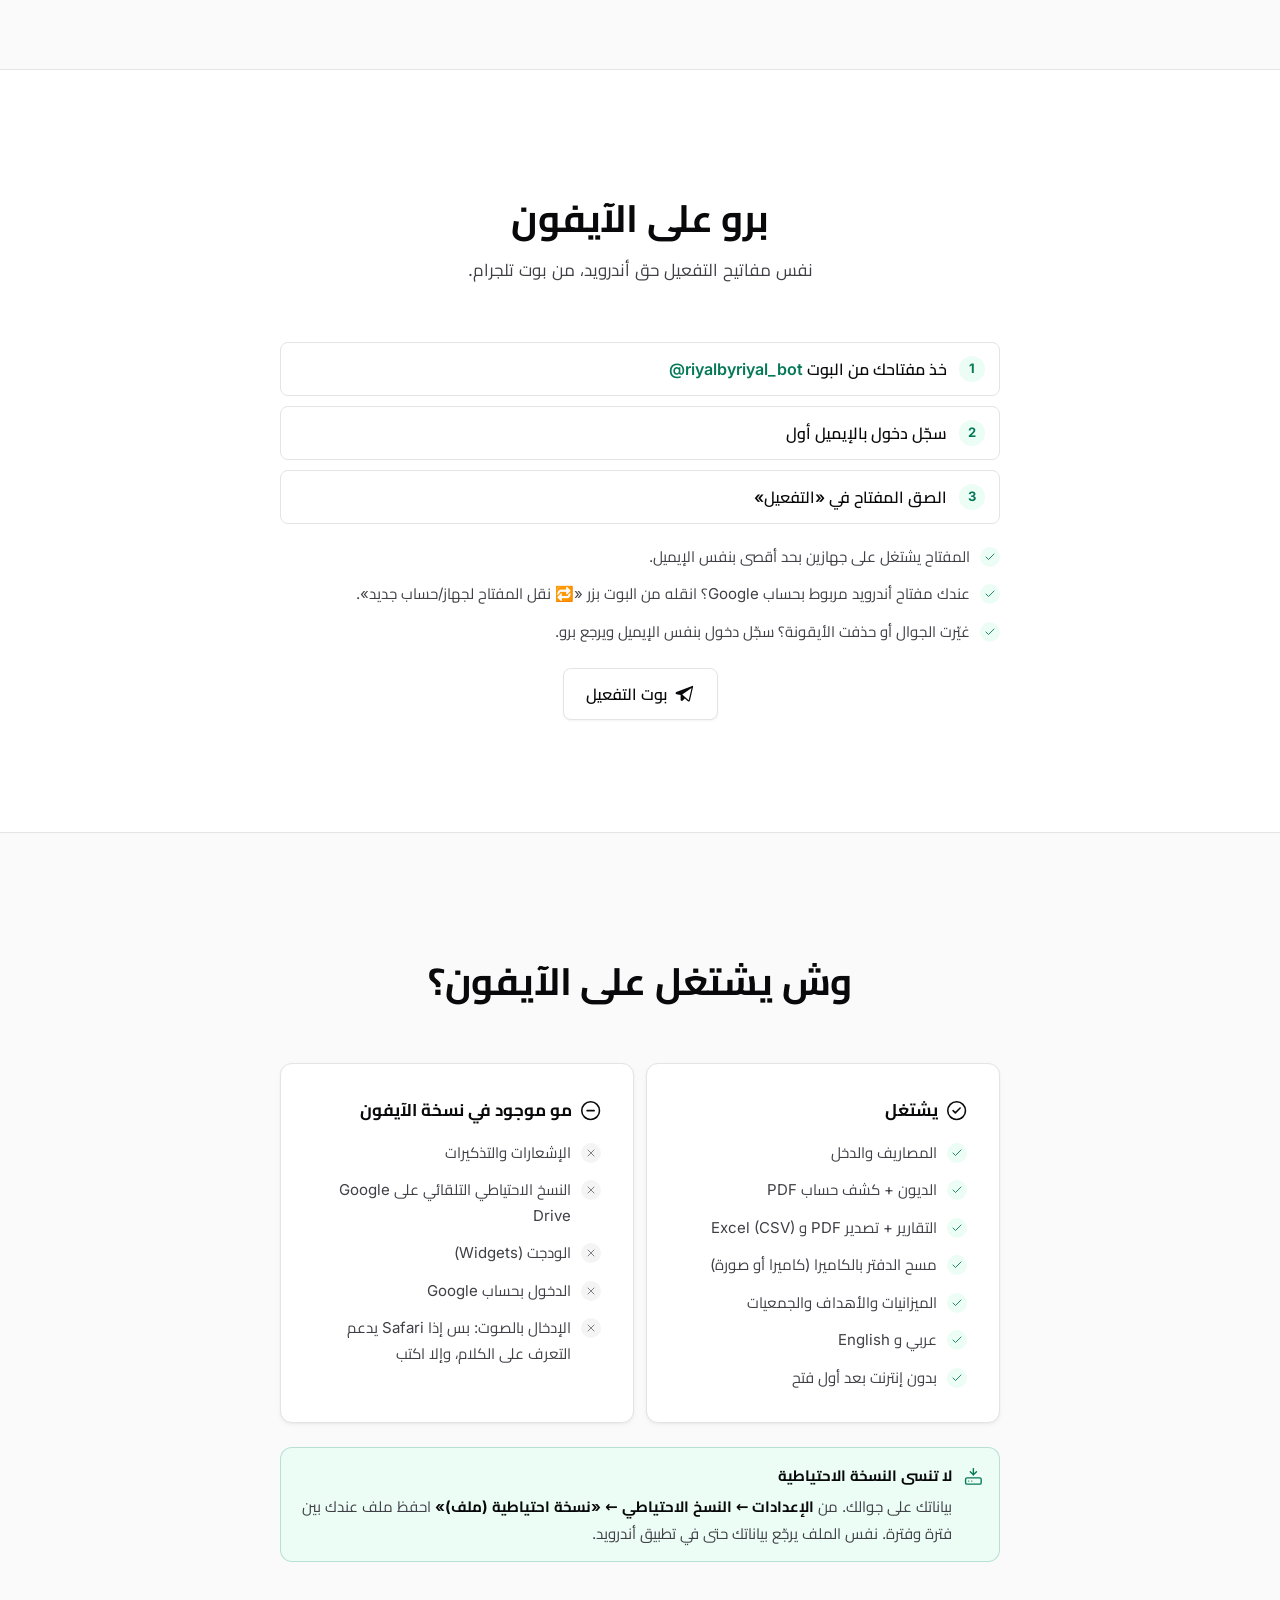
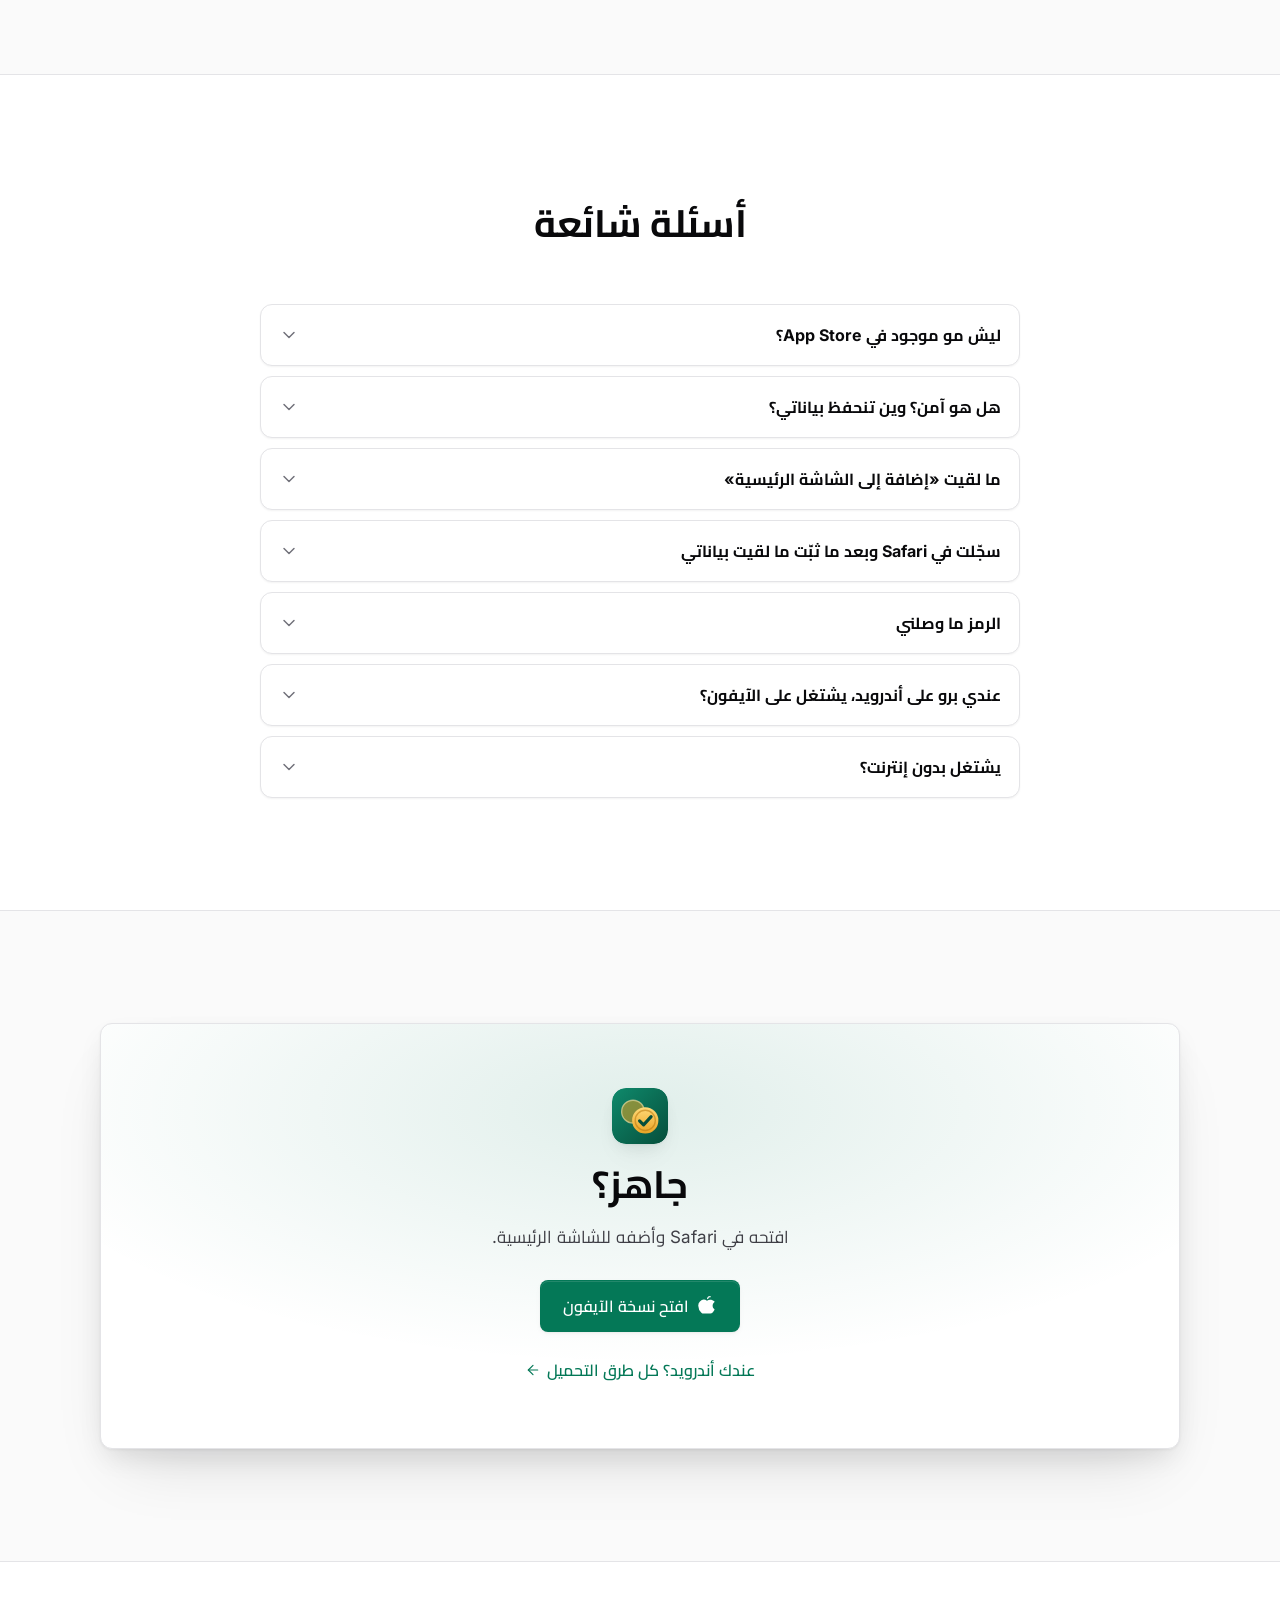
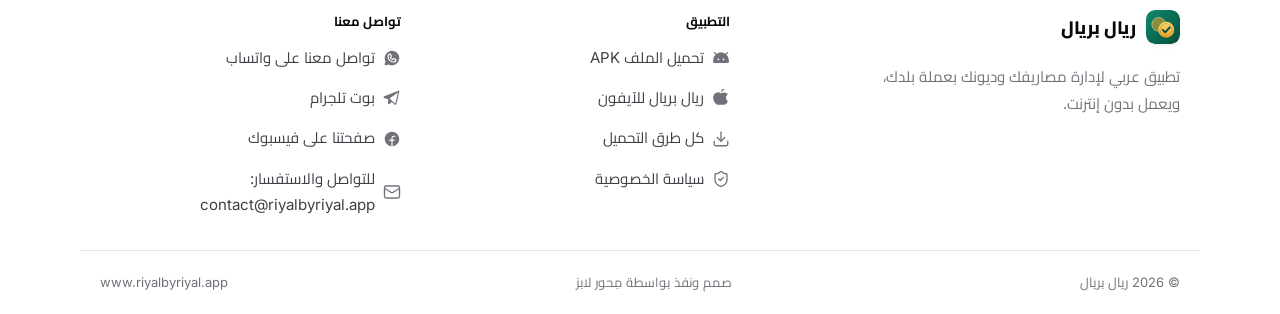
<file: iphone/index.html>
<!doctype html>
<html lang="ar" dir="rtl" data-theme="light">
<head>
<meta charset="utf-8">
<meta name="viewport" content="width=device-width, initial-scale=1, viewport-fit=cover">
<title>ريال بريال على الآيفون — بدون App Store</title>
<meta name="description" content="استخدم ريال بريال على الآيفون من Safari مباشرة: افتح الرابط، اضغط زر المشاركة، ثم «إضافة إلى الشاشة الرئيسية». بدون App Store.">
<meta name="theme-color" content="#fafafa">
<meta name="color-scheme" content="light dark">
<meta property="og:type" content="website">
<meta property="og:title" content="ريال بريال على الآيفون — بدون App Store">
<meta property="og:description" content="3 خطوات من Safari وتصير عندك أيقونة ريال بريال على شاشة الآيفون.">
<meta property="og:url" content="https://riyalbyriyal.app/iphone">
<meta property="og:image" content="https://riyalbyriyal.app/og.png?v=2">
<link rel="canonical" href="https://riyalbyriyal.app/iphone">
<link rel="icon" href="/favicon.svg" type="image/svg+xml">
<link rel="icon" href="/favicon-32.png" sizes="32x32" type="image/png">
<link rel="apple-touch-icon" href="/apple-touch-icon.png">
<script>/* Apply the saved or system theme before first paint (no flash) */(function(){try{var t=localStorage.getItem("rbr_site_theme");if(t!=="light"&&t!=="dark")t=matchMedia("(prefers-color-scheme: dark)").matches?"dark":"light";document.documentElement.setAttribute("data-theme",t);}catch(e){document.documentElement.setAttribute("data-theme","light");}})();</script>
<link rel="preload" href="/fonts/cairo-arabic-var.woff2" as="font" type="font/woff2" crossorigin>
<link rel="stylesheet" href="/styles.css?v=20261031">
<script src="/theme.js?v=20261031" defer></script>
</head>
<body data-evt-src="site" data-evt-visit="ios_visit">
<a class="skip" href="#main">تخطَّ إلى المحتوى</a>
<!-- Header: glass, sticky -->
<header class="site-header">
  <div class="container bar">
    <a class="brand" href="/" aria-label="ريال بريال — الرئيسية"><img src="/logo.svg" alt="" width="34" height="34"><span>ريال بريال</span></a>
    <nav class="nav" aria-label="القائمة الرئيسية"><a href="/#features">المميزات</a><a href="/#new">الجديد</a><a href="/#pricing">الأسعار</a><a href="/#faq">الأسئلة</a><a href="/download">التحميل</a><a href="/iphone" aria-current="page">للآيفون</a></nav>
    <div class="header-actions">
      <button class="icon-btn theme-toggle" type="button" aria-label="التبديل إلى الوضع الليلي" aria-pressed="false"><svg class="ic i-moon" viewBox="0 0 24 24" fill="none" stroke="currentColor" stroke-width="1.75" stroke-linecap="round" stroke-linejoin="round" aria-hidden="true"><path d="M20.985 12.486a9 9 0 1 1-9.473-9.472c.405-.022.617.46.402.803a6 6 0 0 0 8.268 8.268c.344-.215.825-.004.803.401"/></svg><svg class="ic i-sun" viewBox="0 0 24 24" fill="none" stroke="currentColor" stroke-width="1.75" stroke-linecap="round" stroke-linejoin="round" aria-hidden="true"><circle cx="12" cy="12" r="4"/> <path d="M12 2v2"/> <path d="M12 20v2"/> <path d="m4.93 4.93 1.41 1.41"/> <path d="m17.66 17.66 1.41 1.41"/> <path d="M2 12h2"/> <path d="M20 12h2"/> <path d="m6.34 17.66-1.41 1.41"/> <path d="m19.07 4.93-1.41 1.41"/></svg></button>
      <a class="btn btn-primary btn-sm" href="https://github.com/ayuob77/riyalbyriyal-app/releases/latest/download/riyalbyriyal.apk" download><svg class="ic-sm" viewBox="0 0 24 24" fill="none" stroke="currentColor" stroke-width="1.75" stroke-linecap="round" stroke-linejoin="round" aria-hidden="true"><path d="M12 15V3"/> <path d="M21 15v4a2 2 0 0 1-2 2H5a2 2 0 0 1-2-2v-4"/> <path d="m7 10 5 5 5-5"/></svg><span>حمّل التطبيق</span></a>
      <button class="icon-btn menu-toggle" type="button" aria-label="فتح القائمة" aria-expanded="false" aria-controls="mobile-menu"><svg class="ic i-list" viewBox="0 0 24 24" fill="none" stroke="currentColor" stroke-width="1.75" stroke-linecap="round" stroke-linejoin="round" aria-hidden="true"><path d="M4 5h16"/> <path d="M4 12h16"/> <path d="M4 19h16"/></svg><svg class="ic i-x" viewBox="0 0 24 24" fill="none" stroke="currentColor" stroke-width="1.75" stroke-linecap="round" stroke-linejoin="round" aria-hidden="true"><path d="M18 6 6 18"/> <path d="m6 6 12 12"/></svg></button>
    </div>
  </div>
</header>
<div class="mobile-menu" id="mobile-menu">
  <nav aria-label="قائمة الجوال"><a class="link" href="/#features"><span>المميزات</span><svg class="ic" viewBox="0 0 24 24" fill="none" stroke="currentColor" stroke-width="1.75" stroke-linecap="round" stroke-linejoin="round" aria-hidden="true"><path d="m15 18-6-6 6-6"/></svg></a><a class="link" href="/#new"><span>الجديد</span><svg class="ic" viewBox="0 0 24 24" fill="none" stroke="currentColor" stroke-width="1.75" stroke-linecap="round" stroke-linejoin="round" aria-hidden="true"><path d="m15 18-6-6 6-6"/></svg></a><a class="link" href="/#pricing"><span>الأسعار</span><svg class="ic" viewBox="0 0 24 24" fill="none" stroke="currentColor" stroke-width="1.75" stroke-linecap="round" stroke-linejoin="round" aria-hidden="true"><path d="m15 18-6-6 6-6"/></svg></a><a class="link" href="/#faq"><span>الأسئلة</span><svg class="ic" viewBox="0 0 24 24" fill="none" stroke="currentColor" stroke-width="1.75" stroke-linecap="round" stroke-linejoin="round" aria-hidden="true"><path d="m15 18-6-6 6-6"/></svg></a><a class="link" href="/download"><span>التحميل</span><svg class="ic" viewBox="0 0 24 24" fill="none" stroke="currentColor" stroke-width="1.75" stroke-linecap="round" stroke-linejoin="round" aria-hidden="true"><path d="m15 18-6-6 6-6"/></svg></a><a class="link" href="/iphone" aria-current="page"><span>للآيفون</span><svg class="ic" viewBox="0 0 24 24" fill="none" stroke="currentColor" stroke-width="1.75" stroke-linecap="round" stroke-linejoin="round" aria-hidden="true"><path d="m15 18-6-6 6-6"/></svg></a></nav>
  <div class="actions">
    <a class="btn btn-primary btn-lg btn-block" href="https://github.com/ayuob77/riyalbyriyal-app/releases/latest/download/riyalbyriyal.apk" download><svg class="ic" viewBox="0 0 24 24" fill="none" stroke="currentColor" stroke-width="1.75" stroke-linecap="round" stroke-linejoin="round" aria-hidden="true"><path d="M12 15V3"/> <path d="M21 15v4a2 2 0 0 1-2 2H5a2 2 0 0 1-2-2v-4"/> <path d="m7 10 5 5 5-5"/></svg>تحميل الملف APK</a>
    <a class="btn btn-secondary btn-lg btn-block" href="/iphone"><svg class="ic" viewBox="0 0 256 256" fill="currentColor" aria-hidden="true"><path d="M128.23,30A40,40,0,0,1,167,0h1a8,8,0,0,1,0,16h-1a24,24,0,0,0-23.24,18,8,8,0,1,1-15.5-4ZM223.3,169.59a8.07,8.07,0,0,0-2.8-3.4C203.53,154.53,200,134.64,200,120c0-17.67,13.47-33.06,21.5-40.67a8,8,0,0,0,0-11.62C208.82,55.74,187.82,48,168,48a72.23,72.23,0,0,0-40,12.13,71.56,71.56,0,0,0-90.71,9.09A74.63,74.63,0,0,0,16,123.4a127,127,0,0,0,40.14,89.73A39.8,39.8,0,0,0,83.59,224h87.68a39.84,39.84,0,0,0,29.12-12.57,125,125,0,0,0,17.82-24.6C225.23,174,224.33,172,223.3,169.59Z"/></svg>للآيفون</a>
  </div>
</div>
<main id="main">
<section class="hero ios-hero">
  <div class="container page-hero">
    <span class="pill"><span class="dot"></span>جديد: يشتغل على الآيفون</span>
    <h1 class="h1">ريال بريال على الآيفون <span class="nobr">بدون App Store</span></h1>
    <p class="lead">افتح الرابط في Safari وأضفه للشاشة الرئيسية، وتصير عندك أيقونة ريال بريال مثل أي تطبيق.<br><span class="en en-center" dir="ltr">Riyal by Riyal on iPhone — no App Store needed.</span></p>
    <div class="hero-cta"><a class="btn btn-primary btn-lg btn-ios" href="https://riyalbyriyal.app/app/"><svg class="ic" viewBox="0 0 256 256" fill="currentColor" aria-hidden="true"><path d="M128.23,30A40,40,0,0,1,167,0h1a8,8,0,0,1,0,16h-1a24,24,0,0,0-23.24,18,8,8,0,1,1-15.5-4ZM223.3,169.59a8.07,8.07,0,0,0-2.8-3.4C203.53,154.53,200,134.64,200,120c0-17.67,13.47-33.06,21.5-40.67a8,8,0,0,0,0-11.62C208.82,55.74,187.82,48,168,48a72.23,72.23,0,0,0-40,12.13,71.56,71.56,0,0,0-90.71,9.09A74.63,74.63,0,0,0,16,123.4a127,127,0,0,0,40.14,89.73A39.8,39.8,0,0,0,83.59,224h87.68a39.84,39.84,0,0,0,29.12-12.57,125,125,0,0,0,17.82-24.6C225.23,174,224.33,172,223.3,169.59Z"/></svg>افتح نسخة الآيفون</a></div>
    <p class="hero-meta dl-note">افتحه من <b>Safari</b> · مجاني مع تجربة برو 7 أيام · نفس مميزات أندرويد تقريباً</p>
  </div>
</section>

<section id="video" class="section video-sec pt-0">
  <div class="container">
    <figure class="video howto-vid">
      <video controls playsinline preload="metadata" poster="/iphone/media/rbr-iphone-howto-poster.jpg" width="360" height="640" aria-label="فيديو طريقة تثبيت ريال بريال على الآيفون">
        <source src="/iphone/media/rbr-iphone-howto.mp4" type="video/mp4">
        <a href="/iphone/media/rbr-iphone-howto.mp4">شغّل الفيديو</a>
      </video>
      <figcaption><svg class="ic" viewBox="0 0 24 24" fill="none" stroke="currentColor" stroke-width="1.75" stroke-linecap="round" stroke-linejoin="round" aria-hidden="true"><path d="M9 9.003a1 1 0 0 1 1.517-.859l4.997 2.997a1 1 0 0 1 0 1.718l-4.997 2.997A1 1 0 0 1 9 14.996z"/> <circle cx="12" cy="12" r="10"/></svg>شوف الطريقة بالفيديو (42 ثانية)</figcaption>
    </figure>
  </div>
</section>

<section id="install" class="section section-alt">
  <div class="container">
    <div class="section-head">
      <span class="eyebrow">التثبيت</span>
      <h2 class="h2">التثبيت في 3 خطوات</h2>
      <p class="lead">افتح <a class="text-link" href="https://riyalbyriyal.app/app/"><bdi dir="ltr">riyalbyriyal.app/app</bdi></a> في <b>Safari</b> على الآيفون، وبعدين:</p>
    </div>
    <ol class="steps-cards steps-wide">
<li class="step-card"><figure><img src="/iphone/img/step1.webp" width="240" height="480" loading="lazy" decoding="async" alt="Safari على الآيفون وزر المشاركة تحت مضاء"></figure><div><span class="num">1</span><h3>اضغط زر المشاركة ⬆️</h3><p>في iOS 26: زر <b>⋯</b> ثم «مشاركة».</p><p class="en" dir="ltr">Tap Share ⬆️ (iOS 26: ⋯ then Share).</p></div></li>
<li class="step-card"><figure><img src="/iphone/img/step2.webp" width="240" height="480" loading="lazy" decoding="async" alt="قائمة المشاركة وفيها «إضافة إلى الشاشة الرئيسية»"></figure><div><span class="num">2</span><h3>اختر «إضافة إلى الشاشة الرئيسية»</h3><p>لو ما شفته، انزل تحت في القائمة.</p><p class="en" dir="ltr">Choose “Add to Home Screen”.</p></div></li>
<li class="step-card"><figure><img src="/iphone/img/step3.webp" width="240" height="480" loading="lazy" decoding="async" alt="شاشة التأكيد باسم ريال بريال وزر «إضافة»"></figure><div><span class="num">3</span><h3>اضغط «إضافة»</h3><p>الاسم يطلع «ريال بريال» مع الأيقونة.</p><p class="en" dir="ltr">Tap “Add”.</p></div></li>
<li class="step-card"><figure><img src="/iphone/img/step4.webp" width="240" height="480" loading="lazy" decoding="async" alt="أيقونة ريال بريال على الشاشة الرئيسية للآيفون"></figure><div><span class="num"><svg class="ic" viewBox="0 0 24 24" fill="none" stroke="currentColor" stroke-width="1.75" stroke-linecap="round" stroke-linejoin="round" aria-hidden="true"><path d="M20 6 9 17l-5-5"/></svg></span><h3>افتحه من الأيقونة</h3><p>الأيقونة تطلع على الشاشة الرئيسية. من الحين افتح ريال بريال منها دايماً.</p></div></li>
    </ol>
    <div class="callouts narrow">
      <p class="callout"><svg class="ic" viewBox="0 0 24 24" fill="none" stroke="currentColor" stroke-width="1.75" stroke-linecap="round" stroke-linejoin="round" aria-hidden="true"><path d="m21.73 18-8-14a2 2 0 0 0-3.48 0l-8 14A2 2 0 0 0 4 21h16a2 2 0 0 0 1.73-3"/> <path d="M12 9v4"/> <path d="M12 17h.01"/></svg><span><b>لازم Safari:</b> متصفح تلجرام أو واتساب أو فيسبوك الداخلي ما يقدر يضيف للشاشة الرئيسية. اضغط ⋯ واختر «فتح في Safari».</span></p>
      <p class="callout accent"><svg class="ic" viewBox="0 0 24 24" fill="none" stroke="currentColor" stroke-width="1.75" stroke-linecap="round" stroke-linejoin="round" aria-hidden="true"><path d="M15 14c.2-1 .7-1.7 1.5-2.5 1-.9 1.5-2.2 1.5-3.5A6 6 0 0 0 6 8c0 1 .2 2.2 1.5 3.5.7.7 1.3 1.5 1.5 2.5"/> <path d="M9 18h6"/> <path d="M10 22h4"/></svg><span><b>ثبّت أول، وبعدين استخدم:</b> اللي تدخله في تبويب Safari ما ينتقل للأيقونة، فابدأ تسجيل وإدخال من الأيقونة.</span></p>
    </div>
    <p class="center mt-24"><a class="btn btn-primary btn-lg btn-ios" href="https://riyalbyriyal.app/app/"><svg class="ic" viewBox="0 0 256 256" fill="currentColor" aria-hidden="true"><path d="M128.23,30A40,40,0,0,1,167,0h1a8,8,0,0,1,0,16h-1a24,24,0,0,0-23.24,18,8,8,0,1,1-15.5-4ZM223.3,169.59a8.07,8.07,0,0,0-2.8-3.4C203.53,154.53,200,134.64,200,120c0-17.67,13.47-33.06,21.5-40.67a8,8,0,0,0,0-11.62C208.82,55.74,187.82,48,168,48a72.23,72.23,0,0,0-40,12.13,71.56,71.56,0,0,0-90.71,9.09A74.63,74.63,0,0,0,16,123.4a127,127,0,0,0,40.14,89.73A39.8,39.8,0,0,0,83.59,224h87.68a39.84,39.84,0,0,0,29.12-12.57,125,125,0,0,0,17.82-24.6C225.23,174,224.33,172,223.3,169.59Z"/></svg>افتح نسخة الآيفون</a></p>
  </div>
</section>

<section id="signin" class="section">
  <div class="container narrow">
    <div class="section-head">
      <h2 class="h2">الدخول بالإيميل ورمز</h2>
      <p class="lead">بدون كلمة مرور. أي إيميل ينفع: iCloud أو Gmail أو Outlook أو Yahoo…</p>
    </div>
    <div class="panel">
      <ul class="checklist">
        <li><span class="ck"><svg class="ic" viewBox="0 0 24 24" fill="none" stroke="currentColor" stroke-width="1.75" stroke-linecap="round" stroke-linejoin="round" aria-hidden="true"><path d="M20 6 9 17l-5-5"/></svg></span><span>اكتب إيميلك، ويوصلك رمز من 6 أرقام من <bdi dir="ltr">no-reply@riyalbyriyal.app</bdi></span></li>
        <li><span class="ck"><svg class="ic" viewBox="0 0 24 24" fill="none" stroke="currentColor" stroke-width="1.75" stroke-linecap="round" stroke-linejoin="round" aria-hidden="true"><path d="M20 6 9 17l-5-5"/></svg></span><span>الرمز صالح 10 دقائق. ما وصل؟ شوف مجلد البريد غير المهم (Junk).</span></li>
      </ul>
      <hr class="divider">
      <div class="why-box">
        <h3 class="h3">ليش الإيميل؟</h3>
        <p class="body mt-6">اشتراك برو وتجربة الـ 7 أيام المجانية (مرة وحدة لكل إيميل) مربوطة بإيميلك. لو حذفت الأيقونة أو غيّرت جوالك، سجّل دخول بنفس الإيميل ويرجع لك برو.</p>
        <p class="body mt-6">أما قيودك نفسها فتبقى على جوالك — عشان كذا خذ نسخة احتياطية (تحت).</p>
      </div>
    </div>
  </div>
</section>

<section id="pro" class="section section-alt">
  <div class="container narrow">
    <div class="section-head">
      <h2 class="h2">برو على الآيفون</h2>
      <p class="lead">نفس مفاتيح التفعيل حق أندرويد، من بوت تلجرام.</p>
    </div>
    <ol class="mini-steps">
      <li><span>خذ مفتاحك من البوت <a href="https://t.me/riyalbyriyal_bot" target="_blank" rel="noopener"><bdi dir="ltr">@riyalbyriyal_bot</bdi></a></span></li>
      <li><span>سجّل دخول بالإيميل أول</span></li>
      <li><span>الصق المفتاح في «التفعيل»</span></li>
    </ol>
    <ul class="checklist">
      <li><span class="ck"><svg class="ic" viewBox="0 0 24 24" fill="none" stroke="currentColor" stroke-width="1.75" stroke-linecap="round" stroke-linejoin="round" aria-hidden="true"><path d="M20 6 9 17l-5-5"/></svg></span><span>المفتاح يشتغل على جهازين بحد أقصى بنفس الإيميل.</span></li>
      <li><span class="ck"><svg class="ic" viewBox="0 0 24 24" fill="none" stroke="currentColor" stroke-width="1.75" stroke-linecap="round" stroke-linejoin="round" aria-hidden="true"><path d="M20 6 9 17l-5-5"/></svg></span><span>عندك مفتاح أندرويد مربوط بحساب Google؟ انقله من البوت بزر «🔁 نقل المفتاح لجهاز/حساب جديد».</span></li>
      <li><span class="ck"><svg class="ic" viewBox="0 0 24 24" fill="none" stroke="currentColor" stroke-width="1.75" stroke-linecap="round" stroke-linejoin="round" aria-hidden="true"><path d="M20 6 9 17l-5-5"/></svg></span><span>غيّرت الجوال أو حذفت الأيقونة؟ سجّل دخول بنفس الإيميل ويرجع برو.</span></li>
    </ul>
    <p class="center mt-24"><a class="btn btn-secondary btn-lg" href="https://t.me/riyalbyriyal_bot" target="_blank" rel="noopener"><svg class="ic" viewBox="0 0 256 256" fill="currentColor" aria-hidden="true"><path d="M228.88,26.19a9,9,0,0,0-9.16-1.57L17.06,103.93a14.22,14.22,0,0,0,2.43,27.21L72,141.45V200a15.92,15.92,0,0,0,10,14.83,15.91,15.91,0,0,0,17.51-3.73l25.32-26.26L165,220a15.88,15.88,0,0,0,10.51,4,16.3,16.3,0,0,0,5-.79,15.85,15.85,0,0,0,10.67-11.63L231.77,35A9,9,0,0,0,228.88,26.19ZM175.53,208,92.85,135.5l119-85.29Z"/></svg>بوت التفعيل</a></p>
  </div>
</section>

<section id="works" class="section">
  <div class="container narrow">
    <div class="section-head"><h2 class="h2">وش يشتغل على الآيفون؟</h2></div>
    <div class="compare">
      <div class="panel"><h3><svg class="ic" viewBox="0 0 24 24" fill="none" stroke="currentColor" stroke-width="1.75" stroke-linecap="round" stroke-linejoin="round" aria-hidden="true"><circle cx="12" cy="12" r="10"/> <path d="m16 9-5.5 5.5L8 12"/></svg>يشتغل</h3><ul class="checklist">
        <li><span class="ck"><svg class="ic" viewBox="0 0 24 24" fill="none" stroke="currentColor" stroke-width="1.75" stroke-linecap="round" stroke-linejoin="round" aria-hidden="true"><path d="M20 6 9 17l-5-5"/></svg></span>المصاريف والدخل</li>
        <li><span class="ck"><svg class="ic" viewBox="0 0 24 24" fill="none" stroke="currentColor" stroke-width="1.75" stroke-linecap="round" stroke-linejoin="round" aria-hidden="true"><path d="M20 6 9 17l-5-5"/></svg></span>الديون + كشف حساب PDF</li>
        <li><span class="ck"><svg class="ic" viewBox="0 0 24 24" fill="none" stroke="currentColor" stroke-width="1.75" stroke-linecap="round" stroke-linejoin="round" aria-hidden="true"><path d="M20 6 9 17l-5-5"/></svg></span>التقارير + تصدير PDF و Excel (CSV)</li>
        <li><span class="ck"><svg class="ic" viewBox="0 0 24 24" fill="none" stroke="currentColor" stroke-width="1.75" stroke-linecap="round" stroke-linejoin="round" aria-hidden="true"><path d="M20 6 9 17l-5-5"/></svg></span>مسح الدفتر بالكاميرا (كاميرا أو صورة)</li>
        <li><span class="ck"><svg class="ic" viewBox="0 0 24 24" fill="none" stroke="currentColor" stroke-width="1.75" stroke-linecap="round" stroke-linejoin="round" aria-hidden="true"><path d="M20 6 9 17l-5-5"/></svg></span>الميزانيات والأهداف والجمعيات</li>
        <li><span class="ck"><svg class="ic" viewBox="0 0 24 24" fill="none" stroke="currentColor" stroke-width="1.75" stroke-linecap="round" stroke-linejoin="round" aria-hidden="true"><path d="M20 6 9 17l-5-5"/></svg></span>عربي و English</li>
        <li><span class="ck"><svg class="ic" viewBox="0 0 24 24" fill="none" stroke="currentColor" stroke-width="1.75" stroke-linecap="round" stroke-linejoin="round" aria-hidden="true"><path d="M20 6 9 17l-5-5"/></svg></span>بدون إنترنت بعد أول فتح</li>
      </ul></div>
      <div class="panel"><h3><svg class="ic" viewBox="0 0 24 24" fill="none" stroke="currentColor" stroke-width="1.75" stroke-linecap="round" stroke-linejoin="round" aria-hidden="true"><circle cx="12" cy="12" r="10"/> <path d="M8 12h8"/></svg>مو موجود في نسخة الآيفون</h3><ul class="checklist">
        <li><span class="ck no"><svg class="ic" viewBox="0 0 24 24" fill="none" stroke="currentColor" stroke-width="1.75" stroke-linecap="round" stroke-linejoin="round" aria-hidden="true"><path d="M18 6 6 18"/> <path d="m6 6 12 12"/></svg></span>الإشعارات والتذكيرات</li>
        <li><span class="ck no"><svg class="ic" viewBox="0 0 24 24" fill="none" stroke="currentColor" stroke-width="1.75" stroke-linecap="round" stroke-linejoin="round" aria-hidden="true"><path d="M18 6 6 18"/> <path d="m6 6 12 12"/></svg></span>النسخ الاحتياطي التلقائي على Google Drive</li>
        <li><span class="ck no"><svg class="ic" viewBox="0 0 24 24" fill="none" stroke="currentColor" stroke-width="1.75" stroke-linecap="round" stroke-linejoin="round" aria-hidden="true"><path d="M18 6 6 18"/> <path d="m6 6 12 12"/></svg></span>الودجت (Widgets)</li>
        <li><span class="ck no"><svg class="ic" viewBox="0 0 24 24" fill="none" stroke="currentColor" stroke-width="1.75" stroke-linecap="round" stroke-linejoin="round" aria-hidden="true"><path d="M18 6 6 18"/> <path d="m6 6 12 12"/></svg></span>الدخول بحساب Google</li>
        <li><span class="ck no"><svg class="ic" viewBox="0 0 24 24" fill="none" stroke="currentColor" stroke-width="1.75" stroke-linecap="round" stroke-linejoin="round" aria-hidden="true"><path d="M18 6 6 18"/> <path d="m6 6 12 12"/></svg></span>الإدخال بالصوت: بس إذا Safari يدعم التعرف على الكلام، وإلا اكتب</li>
      </ul></div>
    </div>
    <div class="callout accent mt-24 backup"><svg class="ic" viewBox="0 0 24 24" fill="none" stroke="currentColor" stroke-width="1.75" stroke-linecap="round" stroke-linejoin="round" aria-hidden="true"><path d="M12 2v8"/> <path d="m16 6-4 4-4-4"/> <rect width="20" height="8" x="2" y="14" rx="2"/> <path d="M6 18h.01"/> <path d="M10 18h.01"/></svg><div><b>لا تنسى النسخة الاحتياطية</b><p class="mt-4">بياناتك على جوالك. من <b>الإعدادات ← النسخ الاحتياطي ← «نسخة احتياطية (ملف)»</b> احفظ ملف عندك بين فترة وفترة. نفس الملف يرجّع بياناتك حتى في تطبيق أندرويد.</p></div></div>
  </div>
</section>

<section id="faq" class="section section-alt">
  <div class="container">
    <div class="section-head"><h2 class="h2">أسئلة شائعة</h2></div>
    <div class="faq">
<details><summary><span>ليش مو موجود في App Store؟</span><svg class="ic" viewBox="0 0 24 24" fill="none" stroke="currentColor" stroke-width="1.75" stroke-linecap="round" stroke-linejoin="round" aria-hidden="true"><path d="m6 9 6 6 6-6"/></svg></summary><p>النشر في App Store يحتاج حساب مطوّر مدفوع من Apple. عشان كذا سوينا نسخة ويب تتثبت من Safari بأيقونة على الشاشة الرئيسية، وبنفس كود تطبيق أندرويد.</p></details>
<details><summary><span>هل هو آمن؟ وين تنحفظ بياناتي؟</span><svg class="ic" viewBox="0 0 24 24" fill="none" stroke="currentColor" stroke-width="1.75" stroke-linecap="round" stroke-linejoin="round" aria-hidden="true"><path d="m6 9 6 6 6-6"/></svg></summary><p>قيودك تنحفظ على جوالك. اللي مربوط بإيميلك هو اشتراك برو والتجربة المجانية بس. خذ «نسخة احتياطية (ملف)» من الإعدادات ← النسخ الاحتياطي واحفظها عندك.</p></details>
<details><summary><span>ما لقيت «إضافة إلى الشاشة الرئيسية»</span><svg class="ic" viewBox="0 0 24 24" fill="none" stroke="currentColor" stroke-width="1.75" stroke-linecap="round" stroke-linejoin="round" aria-hidden="true"><path d="m6 9 6 6 6-6"/></svg></summary><p>تأكد إنك فاتح الرابط في Safari (مو داخل تلجرام أو واتساب أو فيسبوك). في قائمة المشاركة انزل تحت. في iOS 26 اضغط زر ⋯ أول ثم «مشاركة».</p></details>
<details><summary><span>سجّلت في Safari وبعد ما ثبّت ما لقيت بياناتي</span><svg class="ic" viewBox="0 0 24 24" fill="none" stroke="currentColor" stroke-width="1.75" stroke-linecap="round" stroke-linejoin="round" aria-hidden="true"><path d="m6 9 6 6 6-6"/></svg></summary><p>اللي تدخله في تبويب Safari ما ينتقل للأيقونة. ثبّت أول، وبعدين افتحه من الأيقونة وسجّل دخول واستخدمه منها.</p></details>
<details><summary><span>الرمز ما وصلني</span><svg class="ic" viewBox="0 0 24 24" fill="none" stroke="currentColor" stroke-width="1.75" stroke-linecap="round" stroke-linejoin="round" aria-hidden="true"><path d="m6 9 6 6 6-6"/></svg></summary><p>شوف مجلد Junk (البريد غير المهم) وتأكد من الإيميل. الرمز يجي من <bdi dir="ltr">no-reply@riyalbyriyal.app</bdi> وصالح 10 دقائق.</p></details>
<details><summary><span>عندي برو على أندرويد، يشتغل على الآيفون؟</span><svg class="ic" viewBox="0 0 24 24" fill="none" stroke="currentColor" stroke-width="1.75" stroke-linecap="round" stroke-linejoin="round" aria-hidden="true"><path d="m6 9 6 6 6-6"/></svg></summary><p>نفس المفاتيح. سجّل دخول بالإيميل والصق المفتاح في «التفعيل». المفتاح يشتغل على جهازين بنفس الإيميل. لو مفتاحك مربوط بحساب Google انقله من البوت بزر «🔁 نقل المفتاح لجهاز/حساب جديد».</p></details>
<details><summary><span>يشتغل بدون إنترنت؟</span><svg class="ic" viewBox="0 0 24 24" fill="none" stroke="currentColor" stroke-width="1.75" stroke-linecap="round" stroke-linejoin="round" aria-hidden="true"><path d="m6 9 6 6 6-6"/></svg></summary><p>إيه، بعد أول فتح يشتغل بدون إنترنت. الدخول ومسح الدفتر بالكاميرا يحتاجون إنترنت.</p></details>
    </div>
  </div>
</section>

<section class="section">
  <div class="container">
    <div class="cta-panel">
      <img class="logo-lg" src="/logo.svg" alt="" width="56" height="56">
      <h2 class="h2">جاهز؟</h2>
      <p class="lead">افتحه في Safari وأضفه للشاشة الرئيسية.</p>
      <div class="cta-actions"><a class="btn btn-primary btn-lg btn-ios" href="https://riyalbyriyal.app/app/"><svg class="ic" viewBox="0 0 256 256" fill="currentColor" aria-hidden="true"><path d="M128.23,30A40,40,0,0,1,167,0h1a8,8,0,0,1,0,16h-1a24,24,0,0,0-23.24,18,8,8,0,1,1-15.5-4ZM223.3,169.59a8.07,8.07,0,0,0-2.8-3.4C203.53,154.53,200,134.64,200,120c0-17.67,13.47-33.06,21.5-40.67a8,8,0,0,0,0-11.62C208.82,55.74,187.82,48,168,48a72.23,72.23,0,0,0-40,12.13,71.56,71.56,0,0,0-90.71,9.09A74.63,74.63,0,0,0,16,123.4a127,127,0,0,0,40.14,89.73A39.8,39.8,0,0,0,83.59,224h87.68a39.84,39.84,0,0,0,29.12-12.57,125,125,0,0,0,17.82-24.6C225.23,174,224.33,172,223.3,169.59Z"/></svg>افتح نسخة الآيفون</a></div>
      <p class="mt-24"><a class="text-link all-dl" href="/download">عندك أندرويد؟ كل طرق التحميل <svg class="ic" viewBox="0 0 24 24" fill="none" stroke="currentColor" stroke-width="1.75" stroke-linecap="round" stroke-linejoin="round" aria-hidden="true"><path d="m12 19-7-7 7-7"/> <path d="M19 12H5"/></svg></a></p>
    </div>
  </div>
</section>
</main>
<!-- Footer -->
<footer class="site-footer">
  <div class="container footer-grid">
    <div>
      <a class="brand" href="/" aria-label="ريال بريال — الرئيسية"><img src="/logo.svg" alt="" width="34" height="34"><span>ريال بريال</span></a>
      <p class="about">تطبيق عربي لإدارة مصاريفك وديونك بعملة بلدك، ويعمل بدون إنترنت.</p>
    </div>
    <div class="footer-col">
      <h4>التطبيق</h4>
      <ul>
        <li><a href="https://github.com/ayuob77/riyalbyriyal-app/releases/latest/download/riyalbyriyal.apk" download><svg class="ic" viewBox="0 0 256 256" fill="currentColor" aria-hidden="true"><path d="M207.06,80.67c-.74-.74-1.49-1.46-2.24-2.17l24.84-24.84a8,8,0,0,0-11.32-11.32l-26,26a111.43,111.43,0,0,0-128.55.19L37.66,42.34A8,8,0,0,0,26.34,53.66L51.4,78.72A113.38,113.38,0,0,0,16,161.13V184a16,16,0,0,0,16,16H224a16,16,0,0,0,16-16V160A111.25,111.25,0,0,0,207.06,80.67ZM92,160a12,12,0,1,1,12-12A12,12,0,0,1,92,160Zm72,0a12,12,0,1,1,12-12A12,12,0,0,1,164,160Z"/></svg><span>تحميل الملف APK</span></a></li>
        <li><a class="ios-foot" href="/iphone"><svg class="ic" viewBox="0 0 256 256" fill="currentColor" aria-hidden="true"><path d="M128.23,30A40,40,0,0,1,167,0h1a8,8,0,0,1,0,16h-1a24,24,0,0,0-23.24,18,8,8,0,1,1-15.5-4ZM223.3,169.59a8.07,8.07,0,0,0-2.8-3.4C203.53,154.53,200,134.64,200,120c0-17.67,13.47-33.06,21.5-40.67a8,8,0,0,0,0-11.62C208.82,55.74,187.82,48,168,48a72.23,72.23,0,0,0-40,12.13,71.56,71.56,0,0,0-90.71,9.09A74.63,74.63,0,0,0,16,123.4a127,127,0,0,0,40.14,89.73A39.8,39.8,0,0,0,83.59,224h87.68a39.84,39.84,0,0,0,29.12-12.57,125,125,0,0,0,17.82-24.6C225.23,174,224.33,172,223.3,169.59Z"/></svg><span>ريال بريال للآيفون</span></a></li>
        <li><a href="/download"><svg class="ic" viewBox="0 0 24 24" fill="none" stroke="currentColor" stroke-width="1.75" stroke-linecap="round" stroke-linejoin="round" aria-hidden="true"><path d="M12 15V3"/> <path d="M21 15v4a2 2 0 0 1-2 2H5a2 2 0 0 1-2-2v-4"/> <path d="m7 10 5 5 5-5"/></svg><span>كل طرق التحميل</span></a></li>
        <li><a href="/privacy/"><svg class="ic" viewBox="0 0 24 24" fill="none" stroke="currentColor" stroke-width="1.75" stroke-linecap="round" stroke-linejoin="round" aria-hidden="true"><path d="M20 13c0 5-3.5 7.5-7.66 8.95a1 1 0 0 1-.67-.01C7.5 20.5 4 18 4 13V6a1 1 0 0 1 1-1c2 0 4.5-1.2 6.24-2.72a1.17 1.17 0 0 1 1.52 0C14.51 3.81 17 5 19 5a1 1 0 0 1 1 1z"/> <path d="m9 12 2 2 4-4"/></svg><span>سياسة الخصوصية</span></a></li>
      </ul>
    </div>
    <div class="footer-col">
      <h4>تواصل معنا</h4>
      <ul>
        <li><a href="https://whatsapp.com/channel/0029VbDu9QYICVfv3pd2dY2x/111" target="_blank" rel="noopener"><svg class="ic" viewBox="0 0 256 256" fill="currentColor" aria-hidden="true"><path d="M152.58,145.23l23,11.48A24,24,0,0,1,152,176a72.08,72.08,0,0,1-72-72A24,24,0,0,1,99.29,80.46l11.48,23L101,118a8,8,0,0,0-.73,7.51,56.47,56.47,0,0,0,30.15,30.15A8,8,0,0,0,138,155ZM232,128A104,104,0,0,1,79.12,219.82L45.07,231.17a16,16,0,0,1-20.24-20.24l11.35-34.05A104,104,0,1,1,232,128Zm-40,24a8,8,0,0,0-4.42-7.16l-32-16a8,8,0,0,0-8,.5l-14.69,9.8a40.55,40.55,0,0,1-16-16l9.8-14.69a8,8,0,0,0,.5-8l-16-32A8,8,0,0,0,104,64a40,40,0,0,0-40,40,88.1,88.1,0,0,0,88,88A40,40,0,0,0,192,152Z"/></svg><span>تواصل معنا على واتساب</span></a></li>
        <li><a href="https://t.me/riyalbyriyal_bot" target="_blank" rel="noopener"><svg class="ic" viewBox="0 0 256 256" fill="currentColor" aria-hidden="true"><path d="M228.88,26.19a9,9,0,0,0-9.16-1.57L17.06,103.93a14.22,14.22,0,0,0,2.43,27.21L72,141.45V200a15.92,15.92,0,0,0,10,14.83,15.91,15.91,0,0,0,17.51-3.73l25.32-26.26L165,220a15.88,15.88,0,0,0,10.51,4,16.3,16.3,0,0,0,5-.79,15.85,15.85,0,0,0,10.67-11.63L231.77,35A9,9,0,0,0,228.88,26.19ZM175.53,208,92.85,135.5l119-85.29Z"/></svg><span>بوت تلجرام</span></a></li>
        <li><a href="https://www.facebook.com/profile.php?id=61595923169592" target="_blank" rel="noopener"><svg class="ic" viewBox="0 0 256 256" fill="currentColor" aria-hidden="true"><path d="M232,128a104.16,104.16,0,0,1-91.55,103.26,4,4,0,0,1-4.45-4V152h24a8,8,0,0,0,8-8.53,8.17,8.17,0,0,0-8.25-7.47H136V112a16,16,0,0,1,16-16h16a8,8,0,0,0,8-8.53A8.17,8.17,0,0,0,167.73,80H152a32,32,0,0,0-32,32v24H96a8,8,0,0,0-8,8.53A8.17,8.17,0,0,0,96.27,152H120v75.28a4,4,0,0,1-4.44,4A104.15,104.15,0,0,1,24.07,124.09c2-54,45.74-97.9,99.78-100A104.12,104.12,0,0,1,232,128Z"/></svg><span>صفحتنا على فيسبوك</span></a></li>
        <li><a class="mail" href="mailto:contact@riyalbyriyal.app"><svg class="ic" viewBox="0 0 24 24" fill="none" stroke="currentColor" stroke-width="1.75" stroke-linecap="round" stroke-linejoin="round" aria-hidden="true"><path d="m22 7-8.991 5.727a2 2 0 0 1-2.009 0L2 7"/> <rect x="2" y="4" width="20" height="16" rx="2"/></svg><span>للتواصل والاستفسار: <bdi dir="ltr">contact@riyalbyriyal.app</bdi></span></a></li>
      </ul>
    </div>
  </div>
  <div class="container footer-bottom">
    <span>© 2026 ريال بريال</span>
    <span class="made-by">صمم ونفذ بواسطة <a href="https://mihwarlabs.raddzaki.com/" target="_blank" rel="noopener">مِحور لابز</a></span>
    <span dir="ltr">www.riyalbyriyal.app</span>
  </div>
</footer>
<script src="/evt.js?v=1" defer></script>
</body>
</html>
</file>
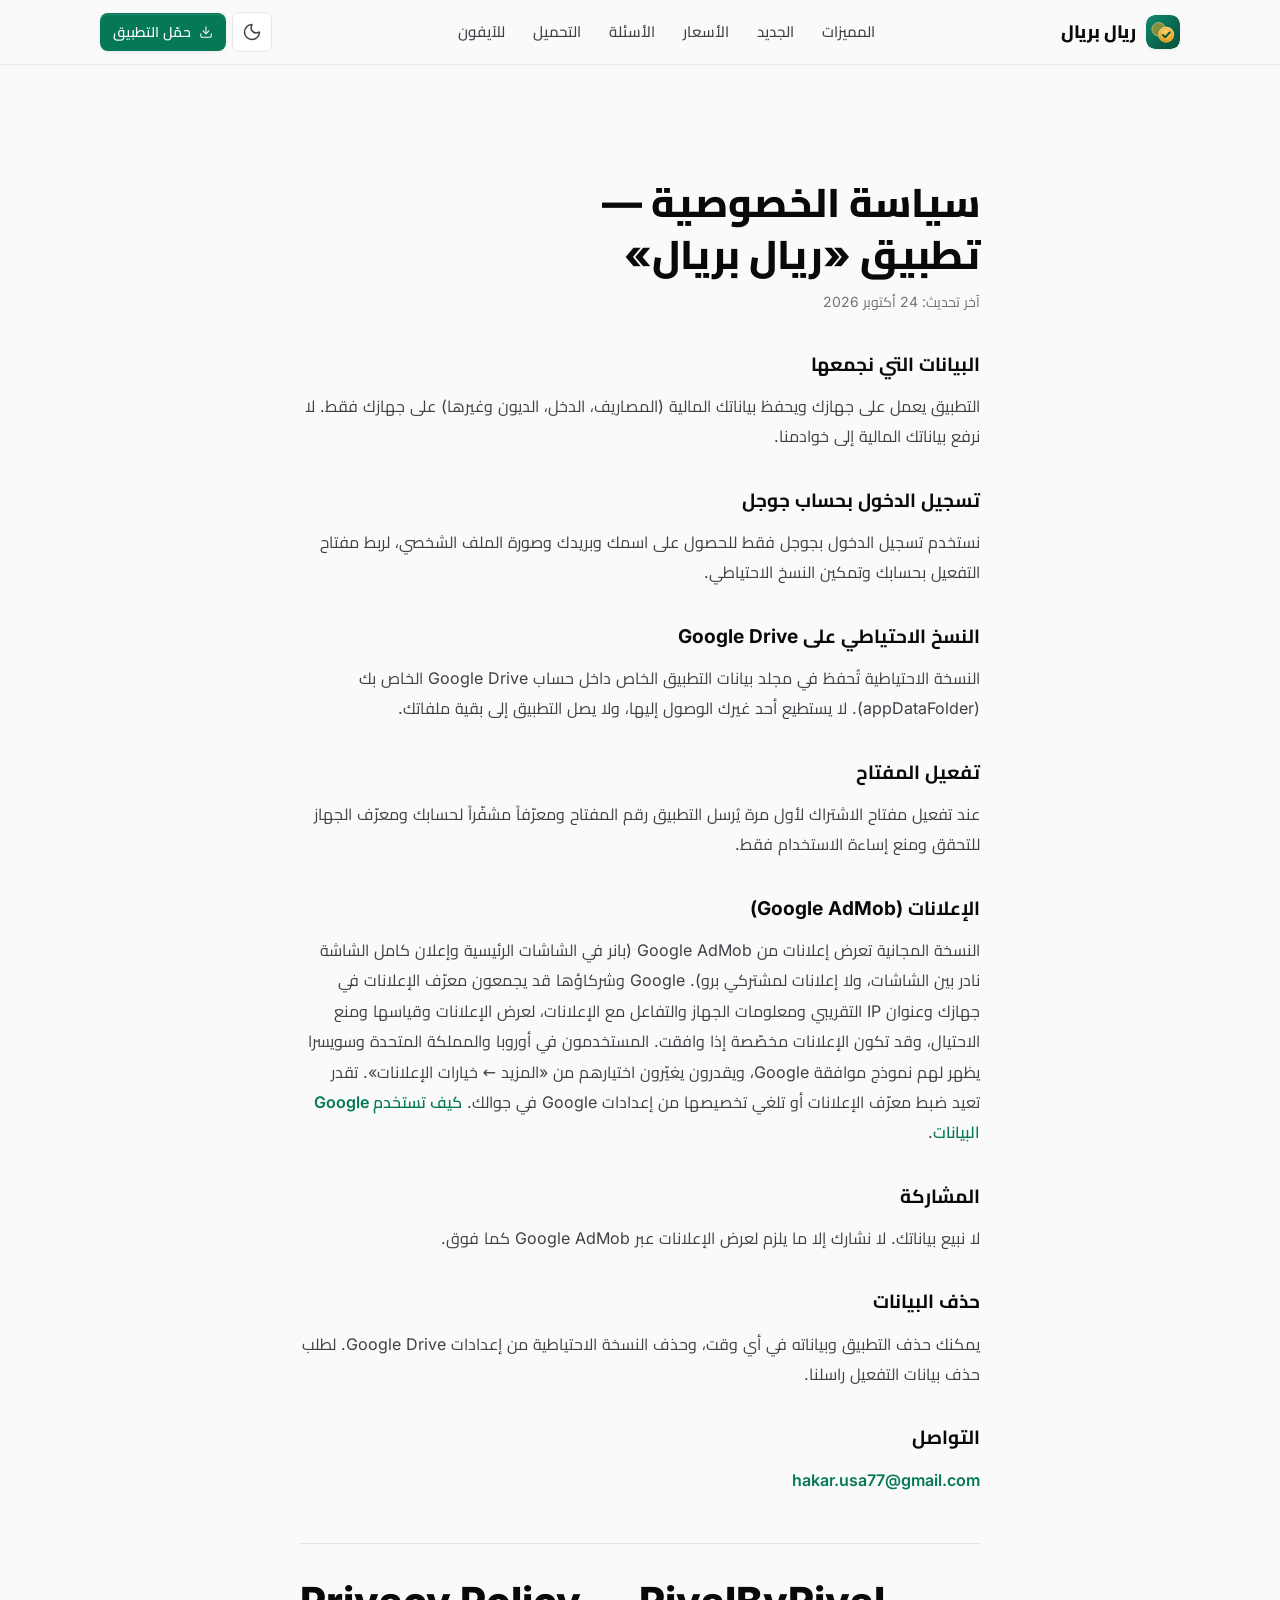
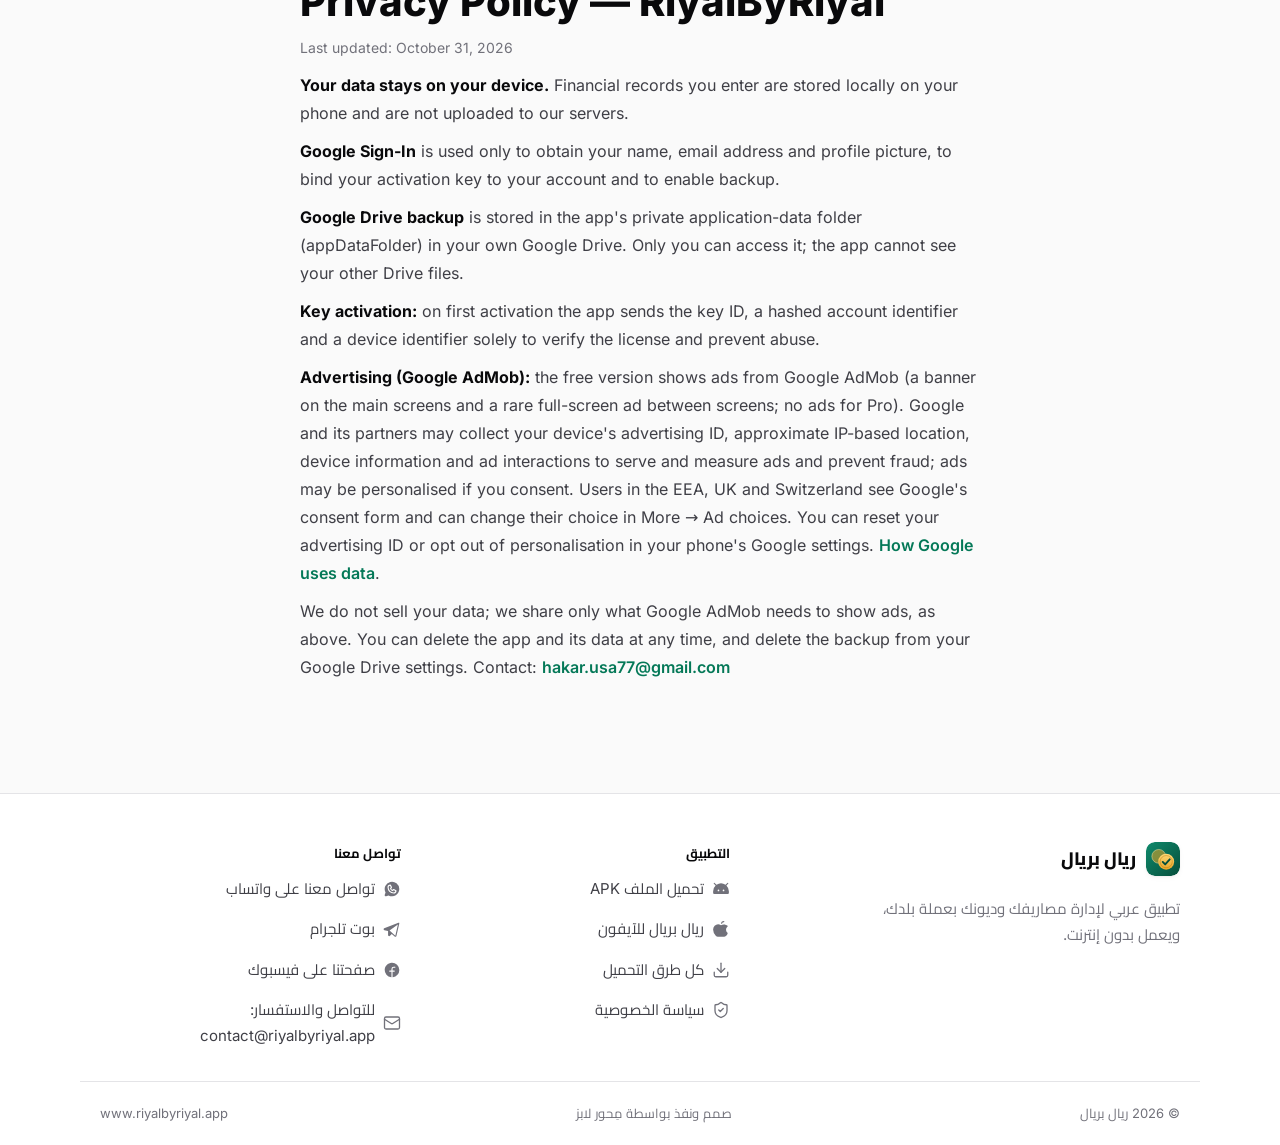
<file: privacy/index.html>
<!doctype html>
<html lang="ar" dir="rtl" data-theme="light">
<head>
<meta charset="utf-8">
<meta name="viewport" content="width=device-width, initial-scale=1, viewport-fit=cover">
<title>سياسة الخصوصية — ريال بريال | Privacy Policy — RiyalByRiyal</title>
<link rel="icon" href="/favicon.svg"><link rel="canonical" href="https://riyalbyriyal.app/privacy/">
<meta name="theme-color" content="#fafafa">
<meta name="color-scheme" content="light dark">
<script>/* Apply the saved or system theme before first paint (no flash) */(function(){try{var t=localStorage.getItem("rbr_site_theme");if(t!=="light"&&t!=="dark")t=matchMedia("(prefers-color-scheme: dark)").matches?"dark":"light";document.documentElement.setAttribute("data-theme",t);}catch(e){document.documentElement.setAttribute("data-theme","light");}})();</script>
<link rel="preload" href="/fonts/cairo-arabic-var.woff2" as="font" type="font/woff2" crossorigin>
<link rel="stylesheet" href="/styles.css?v=20261031">
<script src="/theme.js?v=20261031" defer></script>
</head>
<body data-evt-src="site">
<a class="skip" href="#main">تخطَّ إلى المحتوى</a>
<!-- Header: glass, sticky -->
<header class="site-header">
  <div class="container bar">
    <a class="brand" href="/" aria-label="ريال بريال — الرئيسية"><img src="/logo.svg" alt="" width="34" height="34"><span>ريال بريال</span></a>
    <nav class="nav" aria-label="القائمة الرئيسية"><a href="/#features">المميزات</a><a href="/#new">الجديد</a><a href="/#pricing">الأسعار</a><a href="/#faq">الأسئلة</a><a href="/download">التحميل</a><a href="/iphone">للآيفون</a></nav>
    <div class="header-actions">
      <button class="icon-btn theme-toggle" type="button" aria-label="التبديل إلى الوضع الليلي" aria-pressed="false"><svg class="ic i-moon" viewBox="0 0 24 24" fill="none" stroke="currentColor" stroke-width="1.75" stroke-linecap="round" stroke-linejoin="round" aria-hidden="true"><path d="M20.985 12.486a9 9 0 1 1-9.473-9.472c.405-.022.617.46.402.803a6 6 0 0 0 8.268 8.268c.344-.215.825-.004.803.401"/></svg><svg class="ic i-sun" viewBox="0 0 24 24" fill="none" stroke="currentColor" stroke-width="1.75" stroke-linecap="round" stroke-linejoin="round" aria-hidden="true"><circle cx="12" cy="12" r="4"/> <path d="M12 2v2"/> <path d="M12 20v2"/> <path d="m4.93 4.93 1.41 1.41"/> <path d="m17.66 17.66 1.41 1.41"/> <path d="M2 12h2"/> <path d="M20 12h2"/> <path d="m6.34 17.66-1.41 1.41"/> <path d="m19.07 4.93-1.41 1.41"/></svg></button>
      <a class="btn btn-primary btn-sm" href="https://github.com/ayuob77/riyalbyriyal-app/releases/latest/download/riyalbyriyal.apk" download><svg class="ic-sm" viewBox="0 0 24 24" fill="none" stroke="currentColor" stroke-width="1.75" stroke-linecap="round" stroke-linejoin="round" aria-hidden="true"><path d="M12 15V3"/> <path d="M21 15v4a2 2 0 0 1-2 2H5a2 2 0 0 1-2-2v-4"/> <path d="m7 10 5 5 5-5"/></svg><span>حمّل التطبيق</span></a>
      <button class="icon-btn menu-toggle" type="button" aria-label="فتح القائمة" aria-expanded="false" aria-controls="mobile-menu"><svg class="ic i-list" viewBox="0 0 24 24" fill="none" stroke="currentColor" stroke-width="1.75" stroke-linecap="round" stroke-linejoin="round" aria-hidden="true"><path d="M4 5h16"/> <path d="M4 12h16"/> <path d="M4 19h16"/></svg><svg class="ic i-x" viewBox="0 0 24 24" fill="none" stroke="currentColor" stroke-width="1.75" stroke-linecap="round" stroke-linejoin="round" aria-hidden="true"><path d="M18 6 6 18"/> <path d="m6 6 12 12"/></svg></button>
    </div>
  </div>
</header>
<div class="mobile-menu" id="mobile-menu">
  <nav aria-label="قائمة الجوال"><a class="link" href="/#features"><span>المميزات</span><svg class="ic" viewBox="0 0 24 24" fill="none" stroke="currentColor" stroke-width="1.75" stroke-linecap="round" stroke-linejoin="round" aria-hidden="true"><path d="m15 18-6-6 6-6"/></svg></a><a class="link" href="/#new"><span>الجديد</span><svg class="ic" viewBox="0 0 24 24" fill="none" stroke="currentColor" stroke-width="1.75" stroke-linecap="round" stroke-linejoin="round" aria-hidden="true"><path d="m15 18-6-6 6-6"/></svg></a><a class="link" href="/#pricing"><span>الأسعار</span><svg class="ic" viewBox="0 0 24 24" fill="none" stroke="currentColor" stroke-width="1.75" stroke-linecap="round" stroke-linejoin="round" aria-hidden="true"><path d="m15 18-6-6 6-6"/></svg></a><a class="link" href="/#faq"><span>الأسئلة</span><svg class="ic" viewBox="0 0 24 24" fill="none" stroke="currentColor" stroke-width="1.75" stroke-linecap="round" stroke-linejoin="round" aria-hidden="true"><path d="m15 18-6-6 6-6"/></svg></a><a class="link" href="/download"><span>التحميل</span><svg class="ic" viewBox="0 0 24 24" fill="none" stroke="currentColor" stroke-width="1.75" stroke-linecap="round" stroke-linejoin="round" aria-hidden="true"><path d="m15 18-6-6 6-6"/></svg></a><a class="link" href="/iphone"><span>للآيفون</span><svg class="ic" viewBox="0 0 24 24" fill="none" stroke="currentColor" stroke-width="1.75" stroke-linecap="round" stroke-linejoin="round" aria-hidden="true"><path d="m15 18-6-6 6-6"/></svg></a></nav>
  <div class="actions">
    <a class="btn btn-primary btn-lg btn-block" href="https://github.com/ayuob77/riyalbyriyal-app/releases/latest/download/riyalbyriyal.apk" download><svg class="ic" viewBox="0 0 24 24" fill="none" stroke="currentColor" stroke-width="1.75" stroke-linecap="round" stroke-linejoin="round" aria-hidden="true"><path d="M12 15V3"/> <path d="M21 15v4a2 2 0 0 1-2 2H5a2 2 0 0 1-2-2v-4"/> <path d="m7 10 5 5 5-5"/></svg>تحميل الملف APK</a>
    <a class="btn btn-secondary btn-lg btn-block" href="/iphone"><svg class="ic" viewBox="0 0 256 256" fill="currentColor" aria-hidden="true"><path d="M128.23,30A40,40,0,0,1,167,0h1a8,8,0,0,1,0,16h-1a24,24,0,0,0-23.24,18,8,8,0,1,1-15.5-4ZM223.3,169.59a8.07,8.07,0,0,0-2.8-3.4C203.53,154.53,200,134.64,200,120c0-17.67,13.47-33.06,21.5-40.67a8,8,0,0,0,0-11.62C208.82,55.74,187.82,48,168,48a72.23,72.23,0,0,0-40,12.13,71.56,71.56,0,0,0-90.71,9.09A74.63,74.63,0,0,0,16,123.4a127,127,0,0,0,40.14,89.73A39.8,39.8,0,0,0,83.59,224h87.68a39.84,39.84,0,0,0,29.12-12.57,125,125,0,0,0,17.82-24.6C225.23,174,224.33,172,223.3,169.59Z"/></svg>للآيفون</a>
  </div>
</div>
<main id="main">
<section class="section">
  <article class="container prose">
<h1>سياسة الخصوصية — تطبيق «ريال بريال»</h1><p class="updated">آخر تحديث: 24 أكتوبر 2026</p>
<h2>البيانات التي نجمعها</h2><p>التطبيق يعمل على جهازك ويحفظ بياناتك المالية (المصاريف، الدخل، الديون وغيرها) على جهازك فقط. لا نرفع بياناتك المالية إلى خوادمنا.</p>
<h2>تسجيل الدخول بحساب جوجل</h2><p>نستخدم تسجيل الدخول بجوجل فقط للحصول على اسمك وبريدك وصورة الملف الشخصي، لربط مفتاح التفعيل بحسابك وتمكين النسخ الاحتياطي.</p>
<h2>النسخ الاحتياطي على Google Drive</h2><p>النسخة الاحتياطية تُحفظ في مجلد بيانات التطبيق الخاص داخل حساب Google Drive الخاص بك (appDataFolder). لا يستطيع أحد غيرك الوصول إليها، ولا يصل التطبيق إلى بقية ملفاتك.</p>
<h2>تفعيل المفتاح</h2><p>عند تفعيل مفتاح الاشتراك لأول مرة يُرسل التطبيق رقم المفتاح ومعرّفاً مشفّراً لحسابك ومعرّف الجهاز للتحقق ومنع إساءة الاستخدام فقط.</p>
<h2>الإعلانات (Google AdMob)</h2><p>النسخة المجانية تعرض إعلانات من Google AdMob (بانر في الشاشات الرئيسية وإعلان كامل الشاشة نادر بين الشاشات، ولا إعلانات لمشتركي برو). Google وشركاؤها قد يجمعون معرّف الإعلانات في جهازك وعنوان IP التقريبي ومعلومات الجهاز والتفاعل مع الإعلانات، لعرض الإعلانات وقياسها ومنع الاحتيال، وقد تكون الإعلانات مخصّصة إذا وافقت. المستخدمون في أوروبا والمملكة المتحدة وسويسرا يظهر لهم نموذج موافقة Google، ويقدرون يغيّرون اختيارهم من «المزيد ← خيارات الإعلانات». تقدر تعيد ضبط معرّف الإعلانات أو تلغي تخصيصها من إعدادات Google في جوالك. <a href="https://policies.google.com/technologies/partner-sites">كيف تستخدم Google البيانات</a>.</p>
<h2>المشاركة</h2><p>لا نبيع بياناتك. لا نشارك إلا ما يلزم لعرض الإعلانات عبر Google AdMob كما فوق.</p>
<h2>حذف البيانات</h2><p>يمكنك حذف التطبيق وبياناته في أي وقت، وحذف النسخة الاحتياطية من إعدادات Google Drive. لطلب حذف بيانات التفعيل راسلنا.</p>
<h2>التواصل</h2><p><a href="mailto:hakar.usa77@gmail.com">hakar.usa77@gmail.com</a></p>
<section class="en-block" lang="en" dir="ltr"><h1>Privacy Policy — RiyalByRiyal</h1><p class="updated">Last updated: October 31, 2026</p>
<p><b>Your data stays on your device.</b> Financial records you enter are stored locally on your phone and are not uploaded to our servers.</p>
<p><b>Google Sign-In</b> is used only to obtain your name, email address and profile picture, to bind your activation key to your account and to enable backup.</p>
<p><b>Google Drive backup</b> is stored in the app's private application-data folder (appDataFolder) in your own Google Drive. Only you can access it; the app cannot see your other Drive files.</p>
<p><b>Key activation:</b> on first activation the app sends the key ID, a hashed account identifier and a device identifier solely to verify the license and prevent abuse.</p>
<p><b>Advertising (Google AdMob):</b> the free version shows ads from Google AdMob (a banner on the main screens and a rare full-screen ad between screens; no ads for Pro). Google and its partners may collect your device's advertising ID, approximate IP-based location, device information and ad interactions to serve and measure ads and prevent fraud; ads may be personalised if you consent. Users in the EEA, UK and Switzerland see Google's consent form and can change their choice in More → Ad choices. You can reset your advertising ID or opt out of personalisation in your phone's Google settings. <a href="https://policies.google.com/technologies/partner-sites">How Google uses data</a>.</p>
<p>We do not sell your data; we share only what Google AdMob needs to show ads, as above. You can delete the app and its data at any time, and delete the backup from your Google Drive settings. Contact: <a href="mailto:hakar.usa77@gmail.com">hakar.usa77@gmail.com</a></p></section>
  </article>
</section>
</main>
<!-- Footer -->
<footer class="site-footer">
  <div class="container footer-grid">
    <div>
      <a class="brand" href="/" aria-label="ريال بريال — الرئيسية"><img src="/logo.svg" alt="" width="34" height="34"><span>ريال بريال</span></a>
      <p class="about">تطبيق عربي لإدارة مصاريفك وديونك بعملة بلدك، ويعمل بدون إنترنت.</p>
    </div>
    <div class="footer-col">
      <h4>التطبيق</h4>
      <ul>
        <li><a href="https://github.com/ayuob77/riyalbyriyal-app/releases/latest/download/riyalbyriyal.apk" download><svg class="ic" viewBox="0 0 256 256" fill="currentColor" aria-hidden="true"><path d="M207.06,80.67c-.74-.74-1.49-1.46-2.24-2.17l24.84-24.84a8,8,0,0,0-11.32-11.32l-26,26a111.43,111.43,0,0,0-128.55.19L37.66,42.34A8,8,0,0,0,26.34,53.66L51.4,78.72A113.38,113.38,0,0,0,16,161.13V184a16,16,0,0,0,16,16H224a16,16,0,0,0,16-16V160A111.25,111.25,0,0,0,207.06,80.67ZM92,160a12,12,0,1,1,12-12A12,12,0,0,1,92,160Zm72,0a12,12,0,1,1,12-12A12,12,0,0,1,164,160Z"/></svg><span>تحميل الملف APK</span></a></li>
        <li><a class="ios-foot" href="/iphone"><svg class="ic" viewBox="0 0 256 256" fill="currentColor" aria-hidden="true"><path d="M128.23,30A40,40,0,0,1,167,0h1a8,8,0,0,1,0,16h-1a24,24,0,0,0-23.24,18,8,8,0,1,1-15.5-4ZM223.3,169.59a8.07,8.07,0,0,0-2.8-3.4C203.53,154.53,200,134.64,200,120c0-17.67,13.47-33.06,21.5-40.67a8,8,0,0,0,0-11.62C208.82,55.74,187.82,48,168,48a72.23,72.23,0,0,0-40,12.13,71.56,71.56,0,0,0-90.71,9.09A74.63,74.63,0,0,0,16,123.4a127,127,0,0,0,40.14,89.73A39.8,39.8,0,0,0,83.59,224h87.68a39.84,39.84,0,0,0,29.12-12.57,125,125,0,0,0,17.82-24.6C225.23,174,224.33,172,223.3,169.59Z"/></svg><span>ريال بريال للآيفون</span></a></li>
        <li><a href="/download"><svg class="ic" viewBox="0 0 24 24" fill="none" stroke="currentColor" stroke-width="1.75" stroke-linecap="round" stroke-linejoin="round" aria-hidden="true"><path d="M12 15V3"/> <path d="M21 15v4a2 2 0 0 1-2 2H5a2 2 0 0 1-2-2v-4"/> <path d="m7 10 5 5 5-5"/></svg><span>كل طرق التحميل</span></a></li>
        <li><a href="/privacy/"><svg class="ic" viewBox="0 0 24 24" fill="none" stroke="currentColor" stroke-width="1.75" stroke-linecap="round" stroke-linejoin="round" aria-hidden="true"><path d="M20 13c0 5-3.5 7.5-7.66 8.95a1 1 0 0 1-.67-.01C7.5 20.5 4 18 4 13V6a1 1 0 0 1 1-1c2 0 4.5-1.2 6.24-2.72a1.17 1.17 0 0 1 1.52 0C14.51 3.81 17 5 19 5a1 1 0 0 1 1 1z"/> <path d="m9 12 2 2 4-4"/></svg><span>سياسة الخصوصية</span></a></li>
      </ul>
    </div>
    <div class="footer-col">
      <h4>تواصل معنا</h4>
      <ul>
        <li><a href="https://whatsapp.com/channel/0029VbDu9QYICVfv3pd2dY2x/111" target="_blank" rel="noopener"><svg class="ic" viewBox="0 0 256 256" fill="currentColor" aria-hidden="true"><path d="M152.58,145.23l23,11.48A24,24,0,0,1,152,176a72.08,72.08,0,0,1-72-72A24,24,0,0,1,99.29,80.46l11.48,23L101,118a8,8,0,0,0-.73,7.51,56.47,56.47,0,0,0,30.15,30.15A8,8,0,0,0,138,155ZM232,128A104,104,0,0,1,79.12,219.82L45.07,231.17a16,16,0,0,1-20.24-20.24l11.35-34.05A104,104,0,1,1,232,128Zm-40,24a8,8,0,0,0-4.42-7.16l-32-16a8,8,0,0,0-8,.5l-14.69,9.8a40.55,40.55,0,0,1-16-16l9.8-14.69a8,8,0,0,0,.5-8l-16-32A8,8,0,0,0,104,64a40,40,0,0,0-40,40,88.1,88.1,0,0,0,88,88A40,40,0,0,0,192,152Z"/></svg><span>تواصل معنا على واتساب</span></a></li>
        <li><a href="https://t.me/riyalbyriyal_bot" target="_blank" rel="noopener"><svg class="ic" viewBox="0 0 256 256" fill="currentColor" aria-hidden="true"><path d="M228.88,26.19a9,9,0,0,0-9.16-1.57L17.06,103.93a14.22,14.22,0,0,0,2.43,27.21L72,141.45V200a15.92,15.92,0,0,0,10,14.83,15.91,15.91,0,0,0,17.51-3.73l25.32-26.26L165,220a15.88,15.88,0,0,0,10.51,4,16.3,16.3,0,0,0,5-.79,15.85,15.85,0,0,0,10.67-11.63L231.77,35A9,9,0,0,0,228.88,26.19ZM175.53,208,92.85,135.5l119-85.29Z"/></svg><span>بوت تلجرام</span></a></li>
        <li><a href="https://www.facebook.com/profile.php?id=61595923169592" target="_blank" rel="noopener"><svg class="ic" viewBox="0 0 256 256" fill="currentColor" aria-hidden="true"><path d="M232,128a104.16,104.16,0,0,1-91.55,103.26,4,4,0,0,1-4.45-4V152h24a8,8,0,0,0,8-8.53,8.17,8.17,0,0,0-8.25-7.47H136V112a16,16,0,0,1,16-16h16a8,8,0,0,0,8-8.53A8.17,8.17,0,0,0,167.73,80H152a32,32,0,0,0-32,32v24H96a8,8,0,0,0-8,8.53A8.17,8.17,0,0,0,96.27,152H120v75.28a4,4,0,0,1-4.44,4A104.15,104.15,0,0,1,24.07,124.09c2-54,45.74-97.9,99.78-100A104.12,104.12,0,0,1,232,128Z"/></svg><span>صفحتنا على فيسبوك</span></a></li>
        <li><a class="mail" href="mailto:contact@riyalbyriyal.app"><svg class="ic" viewBox="0 0 24 24" fill="none" stroke="currentColor" stroke-width="1.75" stroke-linecap="round" stroke-linejoin="round" aria-hidden="true"><path d="m22 7-8.991 5.727a2 2 0 0 1-2.009 0L2 7"/> <rect x="2" y="4" width="20" height="16" rx="2"/></svg><span>للتواصل والاستفسار: <bdi dir="ltr">contact@riyalbyriyal.app</bdi></span></a></li>
      </ul>
    </div>
  </div>
  <div class="container footer-bottom">
    <span>© 2026 ريال بريال</span>
    <span class="made-by">صمم ونفذ بواسطة <a href="https://mihwarlabs.raddzaki.com/" target="_blank" rel="noopener">مِحور لابز</a></span>
    <span dir="ltr">www.riyalbyriyal.app</span>
  </div>
</footer>
</body>
</html>
</file>
<file: styles.css>
/* =========================================================================
   ريال بريال — Design system & components
   Tokens → base → layout → components → sections → utilities.
   Light / dark themes are driven by [data-theme] on <html> (see theme.js).
   ========================================================================= */

/* ---------- Fonts: Cairo (Arabic) + Inter (Latin & digits), self-hosted variable ---------- */
@font-face {
  font-family: "Cairo";
  src: url("/fonts/cairo-arabic-var.woff2") format("woff2");
  font-weight: 200 1000;
  font-display: swap;
  unicode-range: U+0600-06FF, U+0750-077F, U+0870-08FF, U+200C-200E, U+2010-2011, U+204F, U+2E41, U+FB50-FDFF, U+FE70-FEFC;
}
@font-face {
  font-family: "Inter";
  src: url("/fonts/inter-latin-var.woff2") format("woff2");
  font-weight: 100 900;
  font-display: swap;
  unicode-range: U+0000-00FF, U+0131, U+0152-0153, U+02BB-02BC, U+02C6, U+02DA, U+02DC, U+2000-206F, U+20AC, U+2122, U+2191, U+2193, U+2212, U+2215, U+FEFF, U+FFFD;
}

/* ---------- Design tokens ---------- */
:root {
  color-scheme: light;
  --font: "Inter", "Cairo", system-ui, -apple-system, "Segoe UI", Tahoma, sans-serif;

  /* Neutrals (zinc) */
  --bg: #fafafa;            /* zinc-50 */
  --bg-elev: #ffffff;
  --surface: #ffffff;
  --surface-2: #f4f4f5;     /* zinc-100 */
  --surface-3: #e4e4e7;
  --border: #e4e4e7;        /* zinc-200 */
  --border-strong: #d4d4d8; /* zinc-300 */
  --text: #09090b;          /* zinc-950 */
  --text-2: #3f3f46;        /* zinc-700 */
  --text-3: #71717a;        /* zinc-500 */

  /* The one primary (CTA) colour: emerald */
  --primary: #047857;       /* emerald-700 */
  --primary-hover: #065f46; /* emerald-800 */
  --on-primary: #ffffff;
  --primary-soft: #ecfdf5;  /* emerald-50 */
  --primary-soft-2: #d1fae5;
  --primary-text: #047857;
  --ring: rgba(4, 120, 87, .32);

  /* Elevation: soft, layered */
  --shadow-xs: 0 1px 2px rgba(9, 9, 11, .05);
  --shadow-sm: 0 1px 2px rgba(9, 9, 11, .04), 0 2px 6px -1px rgba(9, 9, 11, .05);
  --shadow-md: 0 1px 2px rgba(9, 9, 11, .04), 0 6px 16px -4px rgba(9, 9, 11, .07), 0 16px 32px -12px rgba(9, 9, 11, .08);
  --shadow-lg: 0 1px 3px rgba(9, 9, 11, .05), 0 12px 28px -6px rgba(9, 9, 11, .10), 0 32px 64px -24px rgba(9, 9, 11, .14);

  /* Shape & motion */
  --r-sm: 8px;
  --r-md: 12px;
  --ease: cubic-bezier(.2, .7, .2, 1);
  --t-fast: 150ms;
  --t: 200ms;
  --t-slow: 300ms;

  --header-h: 64px;
  --container: 1120px;
}

[data-theme="dark"] {
  color-scheme: dark;
  --bg: #09090b;            /* zinc-950 */
  --bg-elev: #111113;
  --surface: #131316;
  --surface-2: #1c1c21;
  --surface-3: #27272a;
  --border: #27272a;        /* zinc-800 */
  --border-strong: #3f3f46;
  --text: #fafafa;
  --text-2: #d4d4d8;        /* zinc-300 */
  --text-3: #a1a1aa;        /* zinc-400 */

  --primary: #34d399;       /* emerald-400 */
  --primary-hover: #6ee7b7; /* emerald-300 */
  --on-primary: #022c22;    /* emerald-950 */
  --primary-soft: rgba(52, 211, 153, .10);
  --primary-soft-2: rgba(52, 211, 153, .16);
  --primary-text: #6ee7b7;
  --ring: rgba(52, 211, 153, .35);

  --shadow-xs: 0 1px 2px rgba(0, 0, 0, .4);
  --shadow-sm: 0 1px 2px rgba(0, 0, 0, .4), 0 2px 8px -2px rgba(0, 0, 0, .35);
  --shadow-md: 0 1px 2px rgba(0, 0, 0, .45), 0 8px 24px -6px rgba(0, 0, 0, .5);
  --shadow-lg: 0 1px 3px rgba(0, 0, 0, .5), 0 16px 40px -8px rgba(0, 0, 0, .6), 0 40px 80px -32px rgba(0, 0, 0, .6);
}

/* ---------- Base ---------- */
*, *::before, *::after { box-sizing: border-box; }
html { -webkit-text-size-adjust: 100%; text-size-adjust: 100%; scroll-behavior: smooth; scroll-padding-top: calc(var(--header-h) + 16px); }
body {
  margin: 0;
  font-family: var(--font);
  font-size: 1rem;
  line-height: 1.75;
  color: var(--text);
  background: var(--bg);
  -webkit-font-smoothing: antialiased;
  -moz-osx-font-smoothing: grayscale;
  text-rendering: optimizeLegibility;
  overflow-x: hidden;
}
img, svg { display: block; max-width: 100%; }
a { color: inherit; text-decoration: none; }
button, input { font: inherit; color: inherit; }
button { cursor: pointer; }
h1, h2, h3, p, ul { margin: 0; }
bdi, [dir="ltr"] { unicode-bidi: isolate; }
::selection { background: var(--primary-soft-2); }
:focus-visible { outline: 2px solid var(--primary); outline-offset: 2px; border-radius: var(--r-sm); }

/* Theme switch without a colour flash on every element */
.theme-anim, .theme-anim *, .theme-anim *::before, .theme-anim *::after {
  transition: background-color var(--t-slow) var(--ease), border-color var(--t-slow) var(--ease), color var(--t-slow) var(--ease) !important;
}

/* ---------- Typography scale ---------- */
.h1, .h2 { text-wrap: balance; }
.h1 { font-size: clamp(2.125rem, 6vw, 3.75rem); line-height: 1.22; font-weight: 800; letter-spacing: -.01em; }
.h2 { font-size: clamp(1.625rem, 3.6vw, 2.375rem); line-height: 1.3; font-weight: 700; letter-spacing: -.005em; }
.h3 { font-size: 1.125rem; line-height: 1.5; font-weight: 700; }
.lead { font-size: clamp(1.0625rem, 1.9vw, 1.25rem); line-height: 1.8; color: var(--text-2); font-weight: 400; }
.body { color: var(--text-2); }
.muted { color: var(--text-3); font-size: .9375rem; }
.accent { color: var(--primary-text); }
.ltr { direction: ltr; unicode-bidi: isolate; font-family: "Inter", var(--font); }

/* ---------- Layout ---------- */
.container { width: 100%; max-width: var(--container); margin-inline: auto; padding-inline: 20px; }
.section { padding-block: clamp(64px, 9vw, 112px); }
.section + .section { border-top: 1px solid var(--border); }
.section-head { max-width: 680px; margin-inline: auto; text-align: center; margin-bottom: clamp(32px, 5vw, 56px); }
.section-head .h2 { margin-top: 12px; }
.section-head .lead { margin-top: 12px; font-size: 1.0625rem; }

/* ---------- Icon ---------- */
.ic { width: 1.25em; height: 1.25em; flex: none; }
.ic-sm { width: 1em; height: 1em; flex: none; }
.ic-lg { width: 24px; height: 24px; flex: none; }
.flip-rtl { transform: scaleX(-1); }

/* ---------- Pill / badge ---------- */
.pill {
  display: inline-flex; align-items: center; gap: 6px;
  padding: 4px 12px; border-radius: 999px;
  font-size: .8125rem; font-weight: 600; line-height: 1.6;
  color: var(--primary-text); background: var(--primary-soft);
  border: 1px solid color-mix(in srgb, var(--primary) 18%, transparent);
}
.pill-neutral { color: var(--text-2); background: var(--surface); border-color: var(--border); box-shadow: var(--shadow-xs); }
.pill .dot { width: 6px; height: 6px; border-radius: 50%; background: var(--primary); box-shadow: 0 0 0 3px var(--primary-soft-2); }

/* ---------- Buttons ---------- */
.btn {
  --btn-h: 44px;
  display: inline-flex; align-items: center; justify-content: center; gap: 8px;
  min-height: var(--btn-h); padding: 0 18px;
  border-radius: var(--r-sm); border: 1px solid transparent;
  font-size: .9375rem; font-weight: 600; line-height: 1.3; white-space: nowrap;
  transition: background-color var(--t) var(--ease), color var(--t) var(--ease), border-color var(--t) var(--ease), box-shadow var(--t) var(--ease), transform var(--t-fast) var(--ease);
  -webkit-tap-highlight-color: transparent;
}
.btn:active:not([disabled]) { transform: translateY(1px); }
.btn-lg { --btn-h: 52px; padding: 0 22px; font-size: 1rem; }
.btn-sm { --btn-h: 38px; padding: 0 12px; font-size: .875rem; }
.btn-block { width: 100%; }

.btn-primary { background: var(--primary); color: var(--on-primary); box-shadow: var(--shadow-sm), inset 0 1px 0 rgba(255, 255, 255, .12); }
.btn-primary:hover { background: var(--primary-hover); box-shadow: var(--shadow-md), inset 0 1px 0 rgba(255, 255, 255, .12); }

.btn-secondary { background: var(--surface); color: var(--text); border-color: var(--border); box-shadow: var(--shadow-xs); }
.btn-secondary:hover { border-color: var(--border-strong); background: var(--surface-2); }

.btn-ghost { background: transparent; color: var(--text-2); }
.btn-ghost:hover { background: var(--surface-2); color: var(--text); }

.btn[disabled], .btn.is-inactive { opacity: .55; cursor: not-allowed; box-shadow: none; }
.btn[disabled]:hover { background: var(--surface); border-color: var(--border); }

/* Two-line Telegram button: label + full link (Ayoub rule: link always visible) */
.btn-stack { padding-block: 8px; text-align: start; }
.btn-stack .stack { display: flex; flex-direction: column; align-items: flex-start; line-height: 1.35; }
.btn-stack .url { font-size: .75rem; font-weight: 500; opacity: .85; direction: ltr; font-family: "Inter", var(--font); }

.icon-btn {
  display: inline-grid; place-items: center;
  width: 40px; height: 40px; border-radius: var(--r-sm);
  border: 1px solid var(--border); background: var(--surface); color: var(--text-2);
  transition: background-color var(--t) var(--ease), color var(--t) var(--ease), border-color var(--t) var(--ease);
}
.icon-btn:hover { background: var(--surface-2); color: var(--text); border-color: var(--border-strong); }
.icon-btn .ic { width: 20px; height: 20px; }

/* Theme toggle: show the icon of the theme you would switch to */
.theme-toggle .i-sun { display: none; }
[data-theme="dark"] .theme-toggle .i-sun { display: block; }
[data-theme="dark"] .theme-toggle .i-moon { display: none; }

/* ---------- Header (glass, sticky) ---------- */
.site-header {
  position: sticky; top: 0; z-index: 50;
  background: color-mix(in srgb, var(--bg) 72%, transparent);
  -webkit-backdrop-filter: saturate(180%) blur(16px);
  backdrop-filter: saturate(180%) blur(16px);
  border-bottom: 1px solid color-mix(in srgb, var(--border) 70%, transparent);
}
.site-header .bar { height: var(--header-h); display: flex; align-items: center; justify-content: space-between; gap: 16px; }
.brand { display: inline-flex; align-items: center; gap: 10px; font-weight: 800; font-size: 1.125rem; letter-spacing: -.01em; }
.brand-mark {
  display: grid; place-items: center; width: 34px; height: 34px; border-radius: var(--r-sm);
  background: var(--primary); color: var(--on-primary);
  font-size: 1.125rem; font-weight: 800; line-height: 1;
  box-shadow: var(--shadow-sm), inset 0 1px 0 rgba(255, 255, 255, .18);
}
.brand-sub { font-family: "Inter", var(--font); font-size: .8125rem; font-weight: 500; color: var(--text-3); }
.nav { display: none; align-items: center; gap: 4px; }
.nav a { padding: 8px 12px; border-radius: var(--r-sm); font-size: .9375rem; font-weight: 500; color: var(--text-2); transition: color var(--t) var(--ease), background-color var(--t) var(--ease); }
.nav a:hover { color: var(--text); background: var(--surface-2); }
.header-actions { display: flex; align-items: center; gap: 8px; }
.header-actions .hide-sm { display: none; }

/* Mobile menu */
.menu-toggle .i-x { display: none; }
.menu-open .menu-toggle .i-x { display: block; }
.menu-open .menu-toggle .i-list { display: none; }
.mobile-menu {
  position: fixed; inset: var(--header-h) 0 auto 0; z-index: 49;
  padding: 12px 20px 20px;
  background: color-mix(in srgb, var(--bg) 97%, transparent);
  -webkit-backdrop-filter: saturate(180%) blur(20px);
  backdrop-filter: saturate(180%) blur(20px);
  border-bottom: 1px solid var(--border);
  box-shadow: var(--shadow-lg);
  opacity: 0; transform: translateY(-8px); pointer-events: none; visibility: hidden;
  transition: opacity var(--t) var(--ease), transform var(--t) var(--ease), visibility 0s linear var(--t);
}
.menu-open .mobile-menu { opacity: 1; transform: none; pointer-events: auto; visibility: visible; transition-delay: 0s; }
.mobile-menu a.link { display: flex; align-items: center; justify-content: space-between; padding: 12px 4px; font-weight: 600; border-bottom: 1px solid var(--border); color: var(--text); }
.mobile-menu a.link .ic { color: var(--text-3); }
.mobile-menu .actions { display: grid; gap: 10px; margin-top: 16px; }


/* ---------- Hero ---------- */
.hero { position: relative; overflow: hidden; isolation: isolate; padding-block: clamp(40px, 8vw, 104px) clamp(48px, 7vw, 96px); }
.hero::before { /* calm grid, faded at the edges */
  content: ""; position: absolute; inset: 0; z-index: -2;
  background-image: linear-gradient(to right, var(--border) 1px, transparent 1px), linear-gradient(to bottom, var(--border) 1px, transparent 1px);
  background-size: 56px 56px;
  -webkit-mask-image: radial-gradient(ellipse 75% 65% at 50% 0%, #000 25%, transparent 75%);
  mask-image: radial-gradient(ellipse 75% 65% at 50% 0%, #000 25%, transparent 75%);
  opacity: .5;
}
.hero::after { /* soft primary glow */
  content: ""; position: absolute; z-index: -1; inset-inline: 0; top: -260px; height: 560px; margin-inline: auto; max-width: 960px;
  background: radial-gradient(closest-side, color-mix(in srgb, var(--primary) 14%, transparent), transparent);
}
.hero-grid { display: grid; gap: 48px; align-items: center; }
.hero-copy { text-align: center; }
.hero-copy .h1 { margin-top: 20px; }
.hero-copy .tagline { margin-top: 6px; font-size: clamp(1.25rem, 3vw, 1.625rem); font-weight: 700; color: var(--primary-text); }
.hero-copy .lead { margin: 16px auto 0; max-width: 52ch; }
.hero-cta { display: flex; flex-wrap: wrap; justify-content: center; gap: 12px; margin-top: 28px; }
.hero-meta { margin-top: 14px; color: var(--text-3); font-size: .875rem; }
.text-link { display: inline-flex; align-items: center; gap: 6px; color: var(--primary-text); font-weight: 600; transition: gap var(--t) var(--ease), color var(--t) var(--ease); }
.text-link:hover { gap: 10px; color: var(--primary-hover); }
.text-link .ic { width: 1em; height: 1em; }
.hero-links { display: flex; flex-wrap: wrap; justify-content: center; align-items: center; gap: 8px 20px; margin-top: 18px; }
.social-row { display: flex; flex-wrap: wrap; justify-content: center; gap: 8px; margin-top: 24px; }
.hero-contact { margin-top: 14px; color: var(--text-3); font-size: .875rem; line-height: 1.8; }
.hero-contact a { color: var(--text-2); font-weight: 600; transition: color var(--t) var(--ease); }
.hero-contact a:hover { color: var(--primary-text); }

/* Phone mockup (pure HTML/CSS, decorative) */
.device-wrap { position: relative; display: grid; place-items: center; }
.device {
  position: relative; width: min(300px, 82vw); padding: 12px;
  border-radius: 40px; background: var(--surface); border: 1px solid var(--border);
  box-shadow: var(--shadow-lg);
}
.screen { position: relative; overflow: hidden; border-radius: 30px; background: var(--bg); border: 1px solid var(--border); padding: 36px 16px 18px; }
.screen::before { content: ""; position: absolute; top: 10px; inset-inline: 0; margin-inline: auto; width: 84px; height: 22px; border-radius: 999px; background: var(--text); opacity: .9; }
.app-top { display: flex; align-items: center; justify-content: space-between; }
.app-top .who { display: flex; align-items: center; gap: 8px; font-weight: 700; font-size: .875rem; }
.app-top img { width: 26px; height: 26px; border-radius: 7px; }
.app-top .ic { color: var(--text-3); width: 18px; height: 18px; }
.balance {
  margin-top: 14px; padding: 16px; border-radius: var(--r-md);
  background: var(--primary); color: var(--on-primary);
  box-shadow: var(--shadow-md), inset 0 1px 0 rgba(255, 255, 255, .14);
}
.balance span { font-size: .75rem; opacity: .85; font-weight: 600; }
.balance b { display: block; margin-top: 2px; font-size: 1.625rem; font-weight: 800; line-height: 1.25; letter-spacing: -.01em; }
.balance b small { font-size: .8125rem; font-weight: 600; opacity: .85; }
.chips { display: flex; gap: 6px; margin-top: 12px; overflow: hidden; }
.chips span { flex: none; padding: 3px 10px; border-radius: 999px; border: 1px solid var(--border); background: var(--surface); color: var(--text-3); font-size: .6875rem; font-weight: 600; }
.chips span.on { color: var(--primary-text); background: var(--primary-soft); border-color: color-mix(in srgb, var(--primary) 25%, transparent); }
.tx { list-style: none; padding: 0; margin-top: 12px; display: grid; gap: 6px; }
.tx li { display: flex; align-items: center; gap: 10px; padding: 9px 10px; border-radius: var(--r-sm); background: var(--surface); border: 1px solid var(--border); font-size: .75rem; }
.tx .t-ic { display: grid; place-items: center; flex: none; width: 28px; height: 28px; border-radius: 8px; background: var(--surface-2); color: var(--text-2); }
.tx .t-ic .ic { width: 15px; height: 15px; }
.tx .t-name { flex: 1; min-width: 0; font-weight: 600; color: var(--text); white-space: nowrap; overflow: hidden; text-overflow: ellipsis; }
.tx .t-amt { font-weight: 700; font-family: "Inter", var(--font); direction: ltr; unicode-bidi: isolate; color: var(--text); }
.tx .t-amt.plus { color: var(--primary-text); }
.goal { margin-top: 12px; padding: 10px 12px; border-radius: var(--r-sm); background: var(--surface); border: 1px solid var(--border); }
.goal .row { display: flex; justify-content: space-between; font-size: .6875rem; font-weight: 600; color: var(--text-3); }
.goal .row b { color: var(--text); font-family: "Inter", var(--font); }
.bar-track { margin-top: 8px; height: 6px; border-radius: 999px; background: var(--surface-3); overflow: hidden; }
.bar-track span { display: block; height: 100%; width: 62%; border-radius: inherit; background: var(--primary); }
.float-card {
  position: absolute; display: flex; align-items: center; gap: 10px; padding: 10px 14px;
  background: color-mix(in srgb, var(--surface) 88%, transparent); border: 1px solid var(--border); border-radius: var(--r-md);
  -webkit-backdrop-filter: blur(12px); backdrop-filter: blur(12px);
  box-shadow: var(--shadow-md); font-size: .8125rem; font-weight: 600; white-space: nowrap;
}
.float-card .tile-sm { display: grid; place-items: center; width: 30px; height: 30px; border-radius: 8px; background: var(--primary-soft); color: var(--primary-text); }
.float-card .tile-sm .ic { width: 16px; height: 16px; }
.float-card small { display: block; color: var(--text-3); font-weight: 500; font-size: .6875rem; }

/* ---------- Section heads ---------- */
.eyebrow { display: inline-flex; align-items: center; gap: 8px; color: var(--primary-text); font-size: .8125rem; font-weight: 700; letter-spacing: .02em; }
.section-alt { background: var(--bg-elev); }
[data-theme="dark"] .section-alt { background: #0c0c0e; }

/* ---------- Feature cards ---------- */
.features { list-style: none; padding: 0; display: grid; gap: 12px; }
.feature {
  display: flex; align-items: flex-start; gap: 14px; padding: 18px;
  background: var(--surface); border: 1px solid var(--border); border-radius: var(--r-md); box-shadow: var(--shadow-xs);
  transition: box-shadow var(--t) var(--ease), border-color var(--t) var(--ease), transform var(--t) var(--ease);
}
.feature:hover { box-shadow: var(--shadow-md); border-color: var(--border-strong); transform: translateY(-2px); }
.tile {
  display: grid; place-items: center; flex: none; width: 42px; height: 42px; border-radius: var(--r-sm);
  background: var(--primary-soft); color: var(--primary-text);
  border: 1px solid color-mix(in srgb, var(--primary) 16%, transparent);
}
.tile .ic { width: 20px; height: 20px; }
.feature h3 { font-size: 1rem; line-height: 1.55; font-weight: 700; }
.feature p { margin-top: 4px; color: var(--text-2); font-size: .9375rem; line-height: 1.8; }
.feature p b { color: var(--text); font-weight: 700; }

/* Status tags inside headings */
.tag {
  display: inline-flex; align-items: center; vertical-align: 2px; margin-inline-start: 6px;
  padding: 1px 8px; border-radius: 999px; font-size: .6875rem; font-weight: 700; line-height: 1.7;
  border: 1px solid var(--border); color: var(--text-2); background: var(--surface-2);
}
.tag-free { color: var(--primary-text); background: var(--primary-soft); border-color: color-mix(in srgb, var(--primary) 22%, transparent); }
.tag-new { color: var(--text); background: var(--surface); border-color: var(--border-strong); }

/* ---------- Why ---------- */
.why { display: grid; gap: 12px; }
.why .feature { padding: 22px; }

/* ---------- Pricing ---------- */
.offer {
  display: flex; flex-direction: column; align-items: center; gap: 4px; max-width: 720px; margin: 0 auto 24px; padding: 14px 18px;
  text-align: center; border-radius: var(--r-md);
  background: var(--primary-soft); border: 1px solid color-mix(in srgb, var(--primary) 22%, transparent); color: var(--text);
}
.offer strong { display: inline-flex; align-items: center; gap: 8px; color: var(--primary-text); font-weight: 800; }
.offer span { color: var(--text-2); font-size: .9375rem; }
.offer b { color: var(--text); }
.offer s { color: var(--text-3); }
.plans { display: grid; gap: 16px; align-items: stretch; max-width: 920px; margin-inline: auto; }
.plan {
  position: relative; display: flex; flex-direction: column; padding: 28px 24px;
  background: var(--surface); border: 1px solid var(--border); border-radius: var(--r-md); box-shadow: var(--shadow-sm);
  transition: box-shadow var(--t) var(--ease), transform var(--t) var(--ease);
}
.plan:hover { box-shadow: var(--shadow-md); transform: translateY(-2px); }
.plan.featured { border-color: var(--primary); box-shadow: 0 0 0 1px var(--primary), var(--shadow-lg); }
.plan-head { display: flex; align-items: center; justify-content: space-between; gap: 8px; }
.plan-head h3 { font-size: 1.125rem; font-weight: 700; }
.price { display: flex; align-items: baseline; gap: 6px; margin-top: 12px; }
.price b { font-size: 2.5rem; font-weight: 800; line-height: 1.1; letter-spacing: -.02em; font-family: "Inter", var(--font); }
.price span { color: var(--text-3); font-weight: 600; }
.tiers { display: grid; grid-template-columns: repeat(2, 1fr); gap: 8px; margin-top: 16px; }
.tier { position: relative; display: flex; flex-direction: column; gap: 2px; padding: 12px; border-radius: var(--r-sm); border: 1px solid var(--border); background: var(--bg); }
.tier span { color: var(--text-3); font-size: .8125rem; font-weight: 600; }
.tier b { font-size: 1.375rem; font-weight: 800; font-family: "Inter", var(--font); line-height: 1.3; }
.tier b small { font-family: var(--font); font-size: .75rem; font-weight: 600; color: var(--text-3); }
.tier.best { border-color: var(--primary); background: var(--primary-soft); }
.tier.best em { position: absolute; top: -10px; inset-inline-end: 10px; padding: 0 8px; border-radius: 999px; background: var(--primary); color: var(--on-primary); font-style: normal; font-size: .6875rem; font-weight: 700; line-height: 1.7; }
.plan hr { width: 100%; height: 1px; border: 0; background: var(--border); margin: 20px 0; }
.checklist { list-style: none; padding: 0; display: grid; gap: 12px; }
.checklist li { display: flex; align-items: flex-start; gap: 10px; color: var(--text-2); font-size: .9375rem; line-height: 1.7; }
.ck { display: grid; place-items: center; flex: none; width: 20px; height: 20px; margin-top: 3px; border-radius: 50%; background: var(--primary-soft); color: var(--primary-text); }
.ck .ic { width: 12px; height: 12px; }
.ck.no { background: var(--surface-2); color: var(--text-3); }
.pay-notes { list-style: none; padding: 0; display: grid; gap: 10px; max-width: 720px; margin: 28px auto 0; }
.pay-notes li { display: flex; align-items: flex-start; gap: 10px; color: var(--text-2); font-size: .9375rem; line-height: 1.8; }
.pay-notes .ic { flex: none; margin-top: .3em; color: var(--text-3); }
.pay-notes .small { color: var(--text-3); font-size: .875rem; }

/* ---------- FAQ ---------- */
.faq { max-width: 760px; margin-inline: auto; display: grid; gap: 10px; }
.faq details { background: var(--surface); border: 1px solid var(--border); border-radius: var(--r-md); box-shadow: var(--shadow-xs); transition: border-color var(--t) var(--ease), box-shadow var(--t) var(--ease); }
.faq details:hover { border-color: var(--border-strong); }
.faq details[open] { box-shadow: var(--shadow-sm); }
.faq summary { display: flex; align-items: center; justify-content: space-between; gap: 12px; padding: 16px 18px; cursor: pointer; list-style: none; font-weight: 700; }
.faq summary::-webkit-details-marker { display: none; }
.faq summary .ic { flex: none; color: var(--text-3); transition: transform var(--t) var(--ease); }
.faq details[open] summary .ic { transform: rotate(180deg); }
.faq details p { padding: 0 18px 18px; color: var(--text-2); line-height: 1.85; }

/* ---------- CTA panel ---------- */
.cta-panel {
  position: relative; overflow: hidden; isolation: isolate;
  padding: clamp(36px, 6vw, 64px) clamp(20px, 5vw, 56px);
  text-align: center; border-radius: var(--r-md);
  background: var(--surface); border: 1px solid var(--border); box-shadow: var(--shadow-lg);
}
.cta-panel::before { content: ""; position: absolute; z-index: -1; inset: -40% -10% auto; height: 120%; background: radial-gradient(closest-side, color-mix(in srgb, var(--primary) 12%, transparent), transparent); }
.cta-panel .logo-lg { width: 56px; height: 56px; margin: 0 auto 16px; border-radius: 14px; box-shadow: var(--shadow-md); }
.cta-panel .lead { margin: 12px auto 0; max-width: 52ch; font-size: 1.0625rem; }
.cta-actions { display: flex; flex-wrap: wrap; justify-content: center; gap: 12px; margin-top: 28px; }

/* ---------- Download page ---------- */
.page-hero { text-align: center; }
.page-hero .h1 { margin-top: 18px; }
.page-hero .lead { margin: 16px auto 0; max-width: 56ch; }
.stack { display: grid; gap: 16px; max-width: 760px; margin-inline: auto; }
.panel {
  padding: clamp(20px, 4vw, 32px); border-radius: var(--r-md);
  background: var(--surface); border: 1px solid var(--border); box-shadow: var(--shadow-sm);
}
.panel-head { display: flex; align-items: flex-start; gap: 14px; }
.panel-head h2 { font-size: 1.25rem; font-weight: 700; line-height: 1.45; }
.panel-head p { margin-top: 2px; color: var(--text-3); font-size: .9375rem; }
.panel .actions { display: flex; flex-wrap: wrap; gap: 12px; margin-top: 20px; }
.panel .meta { margin-top: 12px; color: var(--text-3); font-size: .875rem; }
.steps-list { list-style: none; padding: 0; margin-top: 20px; display: grid; gap: 12px; counter-reset: s; }
.steps-list li { display: flex; align-items: flex-start; gap: 12px; color: var(--text-2); line-height: 1.8; counter-increment: s; }
.steps-list li::before {
  content: counter(s); display: grid; place-items: center; flex: none; width: 26px; height: 26px; margin-top: 1px;
  border-radius: 50%; background: var(--surface-2); border: 1px solid var(--border); color: var(--text); font-family: "Inter", var(--font); font-size: .8125rem; font-weight: 700;
}
.steps-list b { color: var(--text); }
.inline-note { display: flex; flex-wrap: wrap; align-items: center; gap: 6px 14px; margin-top: 16px; color: var(--text-3); font-size: .875rem; }
.inline-note span { display: inline-flex; align-items: center; gap: 6px; }
.inline-note .ic { width: 16px; height: 16px; color: var(--primary-text); }
.video { margin: 20px auto 0; max-width: 300px; }
.video video { display: block; width: 100%; height: auto; aspect-ratio: 9 / 16; border-radius: var(--r-md); border: 1px solid var(--border); background: #000; box-shadow: var(--shadow-md); }
.video figcaption { display: flex; align-items: center; justify-content: center; gap: 6px; margin-top: 10px; color: var(--text-3); font-size: .875rem; font-weight: 600; }
.video figcaption .ic { width: 16px; height: 16px; }

/* Store badges. A live store: <a class="store" href=…>; a pending one: <a class="store is-soon" aria-disabled="true" title="قريباً"> */
.stores { display: grid; grid-template-columns: repeat(2, 1fr); gap: 10px; margin-top: 20px; }
.store {
  position: relative; display: grid; place-items: center; min-height: 76px; padding: 12px;
  border-radius: var(--r-md); border: 1px solid var(--border); background: var(--bg);
  transition: border-color var(--t) var(--ease), box-shadow var(--t) var(--ease), transform var(--t) var(--ease);
}
.store img { height: 44px; width: auto; max-width: 100%; }
a.store[href]:hover { border-color: var(--border-strong); box-shadow: var(--shadow-md); transform: translateY(-2px); }
.store .soon-pill { display: none; }
.store.is-soon { cursor: default; }
.store.is-soon img { opacity: .4; filter: grayscale(1); }
.store.is-soon .soon-pill {
  display: inline-block; position: absolute; top: 8px; inset-inline-start: 8px;
  padding: 0 8px; border-radius: 999px; background: var(--surface-2); border: 1px solid var(--border);
  color: var(--text-3); font-size: .6875rem; font-weight: 700; line-height: 1.8;
}
.contact-grid { display: grid; grid-template-columns: repeat(3, 1fr); gap: 8px; margin-top: 20px; }
.contact-grid .btn { padding-inline: 10px; }

/* ---------- iPhone page ---------- */
.steps-cards { list-style: none; padding: 0; display: grid; gap: 16px; }
.step-card {
  display: flex; gap: 16px; align-items: center; padding: 16px;
  background: var(--surface); border: 1px solid var(--border); border-radius: var(--r-md); box-shadow: var(--shadow-xs);
}
.step-card figure { margin: 0; flex: none; width: 112px; }
.step-card img { width: 100%; height: auto; border-radius: var(--r-sm); border: 1px solid var(--border); box-shadow: var(--shadow-sm); }
.step-card .num { display: inline-grid; place-items: center; width: 28px; height: 28px; border-radius: 50%; background: var(--primary); color: var(--on-primary); font-family: "Inter", var(--font); font-weight: 700; font-size: .875rem; }
.step-card .num .ic { width: 15px; height: 15px; }
.step-card h3 { margin-top: 8px; font-size: 1.0625rem; font-weight: 700; line-height: 1.5; }
.step-card p { margin-top: 4px; color: var(--text-2); font-size: .9375rem; }
.en { direction: ltr; unicode-bidi: isolate; font-family: "Inter", var(--font); color: var(--text-3) !important; font-size: .8125rem !important; text-align: end; }
.callouts { display: grid; gap: 10px; margin-top: 20px; }
.callout { display: flex; align-items: flex-start; gap: 12px; padding: 14px 16px; border-radius: var(--r-md); border: 1px solid var(--border); background: var(--surface); color: var(--text-2); line-height: 1.8; font-size: .9375rem; }
.callout > .ic { flex: none; margin-top: .3em; color: var(--text-3); }
.callout b { color: var(--text); }
.callout.accent { background: var(--primary-soft); border-color: color-mix(in srgb, var(--primary) 22%, transparent); }
.callout.accent > .ic { color: var(--primary-text); }
.compare { display: grid; gap: 12px; }
.compare .panel h3 { display: flex; align-items: center; gap: 8px; font-size: 1.0625rem; font-weight: 700; margin-bottom: 14px; }
.mini-steps { list-style: none; padding: 0; display: grid; gap: 10px; margin: 0 0 20px; counter-reset: s; }
.mini-steps li { display: flex; align-items: center; gap: 12px; padding: 12px 14px; border-radius: var(--r-sm); border: 1px solid var(--border); background: var(--surface); counter-increment: s; font-weight: 600; }
.mini-steps li::before { content: counter(s); display: grid; place-items: center; flex: none; width: 26px; height: 26px; border-radius: 50%; background: var(--primary-soft); color: var(--primary-text); font-family: "Inter", var(--font); font-size: .8125rem; font-weight: 700; }
.mini-steps a, .prose a { color: var(--primary-text); font-weight: 600; }
.center { text-align: center; }
.mt-24 { margin-top: 24px; }
.narrow { max-width: 760px; margin-inline: auto; }
.nobr { white-space: nowrap; }

/* ---------- Legal / prose page ---------- */
.prose { max-width: 720px; margin-inline: auto; }
.prose h1 { font-size: clamp(1.75rem, 4.5vw, 2.5rem); line-height: 1.3; font-weight: 800; text-wrap: balance; }
.prose h2 { margin-top: 32px; font-size: 1.1875rem; font-weight: 700; }
.prose p { margin-top: 10px; color: var(--text-2); line-height: 1.9; }
.prose .updated { margin-top: 8px; color: var(--text-3); font-size: .875rem; }
.prose b { color: var(--text); }
.prose .en-block { direction: ltr; text-align: left; margin-top: 48px; padding-top: 32px; border-top: 1px solid var(--border); font-family: "Inter", var(--font); }
.prose .en-block p { line-height: 1.75; }


/* ---------- Footer ---------- */
.site-footer { border-top: 1px solid var(--border); background: var(--bg-elev); }
.footer-grid { display: grid; gap: 28px; padding-block: 48px 32px; }
.footer-grid .about { max-width: 340px; color: var(--text-3); font-size: .9375rem; margin-top: 12px; }
.footer-col h4 { margin: 0 0 12px; font-size: .8125rem; font-weight: 700; color: var(--text); }
.footer-col ul { list-style: none; padding: 0; margin: 0; display: grid; gap: 10px; }
.footer-col a { display: inline-flex; align-items: center; gap: 8px; color: var(--text-2); font-size: .9375rem; transition: color var(--t) var(--ease); }
.footer-col a:hover { color: var(--primary-text); }
.footer-col .ic { color: var(--text-3); width: 18px; height: 18px; }
.footer-bottom { display: flex; flex-wrap: wrap; justify-content: space-between; gap: 8px; padding-block: 20px; border-top: 1px solid var(--border); color: var(--text-3); font-size: .8125rem; }
.brand img { width: 34px; height: 34px; border-radius: 9px; box-shadow: var(--shadow-sm); }
.skip { position: absolute; inset-inline-start: 12px; top: -48px; z-index: 60; padding: 8px 14px; border-radius: var(--r-sm); background: var(--text); color: var(--bg); font-weight: 700; transition: top var(--t) var(--ease); }
.skip:focus { top: 12px; }
.nav a[aria-current="page"] { color: var(--text); background: var(--surface-2); }

/* ---------- Utilities ---------- */
.sr-only { position: absolute; width: 1px; height: 1px; padding: 0; margin: -1px; overflow: hidden; clip: rect(0, 0, 0, 0); white-space: nowrap; border: 0; }
[hidden] { display: none !important; }

/* ---------- Responsive (mobile-first) ---------- */
@media (min-width: 640px) {
  .features { grid-template-columns: repeat(2, 1fr); }
  .why { grid-template-columns: repeat(2, 1fr); }
  .header-actions .hide-sm { display: inline-flex; }
  .stores { grid-template-columns: repeat(4, 1fr); }
  .compare { grid-template-columns: repeat(2, 1fr); }
  .step-card figure { width: 132px; }
  .offer { flex-direction: row; justify-content: center; gap: 12px; }
}
@media (min-width: 900px) {
  .nav { display: flex; }
  .menu-toggle, .mobile-menu { display: none !important; }
  .features { grid-template-columns: repeat(3, 1fr); }
  .feature { flex-direction: column; padding: 22px; }
  .feature .tile { margin-bottom: 6px; }
  .plans { grid-template-columns: 1fr 1.35fr; }
  .hero-grid { grid-template-columns: minmax(0, 1.1fr) minmax(0, .9fr); gap: 64px; }
  .hero-copy { text-align: start; }
  .hero-copy .lead { margin-inline: 0; }
  .hero-cta, .hero-links, .social-row { justify-content: flex-start; }
  .footer-grid { grid-template-columns: 1.4fr 1fr 1fr; }
  .steps-cards { grid-template-columns: repeat(2, 1fr); }
}
@media (max-width: 420px) {
  .container { padding-inline: 16px; }
  .hero-cta .btn, .cta-actions .btn, .panel .actions .btn { width: 100%; }
  .contact-grid { grid-template-columns: 1fr; }
  .step-card { align-items: flex-start; }
  .step-card figure { width: 96px; }
}


/* ---------- Refinements ---------- */
.brand { white-space: nowrap; }
.header-actions { gap: 6px; }
.screen::before { background: #18181b; opacity: 1; }
[data-theme="dark"] .screen::before { background: #3f3f46; }
.float-card { display: none; }
@media (min-width: 640px) {
  .float-card { display: flex; }
  .float-a { top: 9%; inset-inline-start: auto; inset-inline-end: calc(50% - 150px - 72px); }
  .float-b { bottom: -18px; inset-inline-end: auto; inset-inline-start: calc(50% - 150px - 64px); }
}

.mail-line { display: block; text-align: center; }
.mail-line .ic { display: inline-block; vertical-align: -4px; margin: 0 0 0 6px; }
.mail-line bdi { white-space: nowrap; }

.pt-0 { padding-top: 0 !important; }
.en-center { display: inline-block; text-align: center; }
.steps-wide { max-width: 920px; margin-inline: auto; }
.divider { width: 100%; height: 1px; border: 0; background: var(--border); margin: 20px 0; }
.mt-4 { margin-top: 4px; }
.mt-6 { margin-top: 6px; }

/* Respect reduced motion */
@media (prefers-reduced-motion: reduce) {
  html { scroll-behavior: auto; }
  *, *::before, *::after { animation-duration: 1ms !important; animation-iteration-count: 1 !important; transition-duration: 1ms !important; }
}
</file>
<file: app/assets/index-DcWaV4xD.css>
@font-face{font-family:Tajawal;font-style:normal;font-weight:400;font-display:block;src:url(../fonts/tajawal-400-arabic.woff2) format("woff2");unicode-range:U+0600-06FF,U+0750-077F,U+0870-0891,U+0897-08E1,U+08E3-08FF,U+200C-200E,U+2010-2011,U+204F,U+2E41,U+FB50-FDFF,U+FE70-FE74,U+FE76-FEFC,U+102E0-102FB,U+10E60-10E7E,U+10EC2-10EC7,U+10EC9-10EEE,U+10EF0-10EFF,U+1EE00-1EE03,U+1EE05-1EE1F,U+1EE21-1EE22,U+1EE24,U+1EE27,U+1EE29-1EE32,U+1EE34-1EE37,U+1EE39,U+1EE3B,U+1EE42,U+1EE47,U+1EE49,U+1EE4B,U+1EE4D-1EE4F,U+1EE51-1EE52,U+1EE54,U+1EE57,U+1EE59,U+1EE5B,U+1EE5D,U+1EE5F,U+1EE61-1EE62,U+1EE64,U+1EE67-1EE6A,U+1EE6C-1EE72,U+1EE74-1EE77,U+1EE79-1EE7C,U+1EE7E,U+1EE80-1EE89,U+1EE8B-1EE9B,U+1EEA1-1EEA3,U+1EEA5-1EEA9,U+1EEAB-1EEBB,U+1EEF0-1EEF1}@font-face{font-family:Tajawal;font-style:normal;font-weight:400;font-display:block;src:url(../fonts/tajawal-400-latin.woff2) format("woff2");unicode-range:U+0000-00FF,U+0131,U+0152-0153,U+02BB-02BC,U+02C6,U+02DA,U+02DC,U+0304,U+0308,U+0329,U+2000-206F,U+20AC,U+2122,U+2191,U+2193,U+2212,U+2215,U+FEFF,U+FFFD}@font-face{font-family:Tajawal;font-style:normal;font-weight:500;font-display:block;src:url(../fonts/tajawal-500-arabic.woff2) format("woff2");unicode-range:U+0600-06FF,U+0750-077F,U+0870-0891,U+0897-08E1,U+08E3-08FF,U+200C-200E,U+2010-2011,U+204F,U+2E41,U+FB50-FDFF,U+FE70-FE74,U+FE76-FEFC,U+102E0-102FB,U+10E60-10E7E,U+10EC2-10EC7,U+10EC9-10EEE,U+10EF0-10EFF,U+1EE00-1EE03,U+1EE05-1EE1F,U+1EE21-1EE22,U+1EE24,U+1EE27,U+1EE29-1EE32,U+1EE34-1EE37,U+1EE39,U+1EE3B,U+1EE42,U+1EE47,U+1EE49,U+1EE4B,U+1EE4D-1EE4F,U+1EE51-1EE52,U+1EE54,U+1EE57,U+1EE59,U+1EE5B,U+1EE5D,U+1EE5F,U+1EE61-1EE62,U+1EE64,U+1EE67-1EE6A,U+1EE6C-1EE72,U+1EE74-1EE77,U+1EE79-1EE7C,U+1EE7E,U+1EE80-1EE89,U+1EE8B-1EE9B,U+1EEA1-1EEA3,U+1EEA5-1EEA9,U+1EEAB-1EEBB,U+1EEF0-1EEF1}@font-face{font-family:Tajawal;font-style:normal;font-weight:500;font-display:block;src:url(../fonts/tajawal-500-latin.woff2) format("woff2");unicode-range:U+0000-00FF,U+0131,U+0152-0153,U+02BB-02BC,U+02C6,U+02DA,U+02DC,U+0304,U+0308,U+0329,U+2000-206F,U+20AC,U+2122,U+2191,U+2193,U+2212,U+2215,U+FEFF,U+FFFD}@font-face{font-family:Tajawal;font-style:normal;font-weight:700;font-display:block;src:url(../fonts/tajawal-700-arabic.woff2) format("woff2");unicode-range:U+0600-06FF,U+0750-077F,U+0870-0891,U+0897-08E1,U+08E3-08FF,U+200C-200E,U+2010-2011,U+204F,U+2E41,U+FB50-FDFF,U+FE70-FE74,U+FE76-FEFC,U+102E0-102FB,U+10E60-10E7E,U+10EC2-10EC7,U+10EC9-10EEE,U+10EF0-10EFF,U+1EE00-1EE03,U+1EE05-1EE1F,U+1EE21-1EE22,U+1EE24,U+1EE27,U+1EE29-1EE32,U+1EE34-1EE37,U+1EE39,U+1EE3B,U+1EE42,U+1EE47,U+1EE49,U+1EE4B,U+1EE4D-1EE4F,U+1EE51-1EE52,U+1EE54,U+1EE57,U+1EE59,U+1EE5B,U+1EE5D,U+1EE5F,U+1EE61-1EE62,U+1EE64,U+1EE67-1EE6A,U+1EE6C-1EE72,U+1EE74-1EE77,U+1EE79-1EE7C,U+1EE7E,U+1EE80-1EE89,U+1EE8B-1EE9B,U+1EEA1-1EEA3,U+1EEA5-1EEA9,U+1EEAB-1EEBB,U+1EEF0-1EEF1}@font-face{font-family:Tajawal;font-style:normal;font-weight:700;font-display:block;src:url(../fonts/tajawal-700-latin.woff2) format("woff2");unicode-range:U+0000-00FF,U+0131,U+0152-0153,U+02BB-02BC,U+02C6,U+02DA,U+02DC,U+0304,U+0308,U+0329,U+2000-206F,U+20AC,U+2122,U+2191,U+2193,U+2212,U+2215,U+FEFF,U+FFFD}@font-face{font-family:Tajawal;font-style:normal;font-weight:800;font-display:block;src:url(../fonts/tajawal-800-arabic.woff2) format("woff2");unicode-range:U+0600-06FF,U+0750-077F,U+0870-0891,U+0897-08E1,U+08E3-08FF,U+200C-200E,U+2010-2011,U+204F,U+2E41,U+FB50-FDFF,U+FE70-FE74,U+FE76-FEFC,U+102E0-102FB,U+10E60-10E7E,U+10EC2-10EC7,U+10EC9-10EEE,U+10EF0-10EFF,U+1EE00-1EE03,U+1EE05-1EE1F,U+1EE21-1EE22,U+1EE24,U+1EE27,U+1EE29-1EE32,U+1EE34-1EE37,U+1EE39,U+1EE3B,U+1EE42,U+1EE47,U+1EE49,U+1EE4B,U+1EE4D-1EE4F,U+1EE51-1EE52,U+1EE54,U+1EE57,U+1EE59,U+1EE5B,U+1EE5D,U+1EE5F,U+1EE61-1EE62,U+1EE64,U+1EE67-1EE6A,U+1EE6C-1EE72,U+1EE74-1EE77,U+1EE79-1EE7C,U+1EE7E,U+1EE80-1EE89,U+1EE8B-1EE9B,U+1EEA1-1EEA3,U+1EEA5-1EEA9,U+1EEAB-1EEBB,U+1EEF0-1EEF1}@font-face{font-family:Tajawal;font-style:normal;font-weight:800;font-display:block;src:url(../fonts/tajawal-800-latin.woff2) format("woff2");unicode-range:U+0000-00FF,U+0131,U+0152-0153,U+02BB-02BC,U+02C6,U+02DA,U+02DC,U+0304,U+0308,U+0329,U+2000-206F,U+20AC,U+2122,U+2191,U+2193,U+2212,U+2215,U+FEFF,U+FFFD}:root{--g9:#053B2D;--g8:#064E3B;--g7:#0B6B52;--g6:#0F8A6C;--g5:#12A27E;--g1:#E6F4EF;--gold:#F2B33D;--gold2:#FFD978;--gold1:#FFF6DF;--ink:#10201B;--mut:#5A6B65;--bg:#F3F7F5;--card:#fff;--line:#E3ECE8;--red:#C2410C;--red1:#FDECE4;--r:18px;--sh:0 1px 2px rgba(6,78,59,.05),0 6px 20px rgba(6,78,59,.06);--safe-b:env(safe-area-inset-bottom,0px)}*{box-sizing:border-box;-webkit-tap-highlight-color:transparent}html,body{margin:0;padding:0;background:var(--bg);overflow-x:hidden}body{font-family:Tajawal,Segoe UI,Tahoma,sans-serif;color:var(--ink);font-size:16px;line-height:1.55;-webkit-font-smoothing:antialiased;overscroll-behavior-y:none;user-select:none;-webkit-user-select:none}input,textarea,select{user-select:text;-webkit-user-select:text}html.ov-open body{overflow:hidden}button{font-family:inherit;font-size:inherit;color:inherit;background:none;border:0;padding:0;cursor:pointer}button:disabled{opacity:.5}input,textarea{font-family:inherit;font-size:16px;color:var(--ink);width:100%;background:#fff;border:1.5px solid var(--line);border-radius:14px;padding:12px 14px;outline:none;transition:border-color .15s}input:focus,textarea:focus{border-color:var(--g6);box-shadow:0 0 0 3px #0f8a6c1f}input[type=date]{min-height:48px;direction:rtl;text-align:right}input:disabled{background:#f4f6f5;color:#9aa8a3}h1,h2,h3,h4{margin:0;line-height:1.3}p{margin:.4em 0}small{font-size:13px}.money{font-weight:700;unicode-bidi:isolate;white-space:nowrap}.pos{color:var(--g6)}.neg{color:var(--red)}.mut{color:var(--mut)}.gold-t{color:#b7791f}.danger-t{color:var(--red)!important}.small{font-size:14px}.grow{flex:1}.block{display:flex;width:100%}.row{display:flex;align-items:center}.row.between{justify-content:space-between}.gap{gap:12px}.gap-s{gap:8px}.wrap{flex-wrap:wrap}.pad{padding:8px 16px}.pad-s{padding:8px 4px}#app{min-height:100vh}.screen{max-width:560px;margin:0 auto;padding-bottom:28px;min-height:100vh;animation:fadein .18s ease}.screen.has-tabs{padding-bottom:calc(96px + var(--safe-b))}@keyframes fadein{0%{opacity:.4;transform:translateY(4px)}to{opacity:1;transform:none}}.top{position:sticky;top:0;z-index:20;display:flex;align-items:center;gap:6px;min-height:60px;padding:8px 10px;background:linear-gradient(135deg,var(--g6),var(--g8));color:#fff;box-shadow:0 2px 10px #064e3b2e}.top.out{background:linear-gradient(135deg,#d9622b,#9a3412)}.top.in{background:linear-gradient(135deg,var(--g5),var(--g8))}.top.gold-h{background:linear-gradient(135deg,#0b6b52,#053b2d)}.top .ttl{flex:1;min-width:0;padding:0 6px}.top h1{font-size:20px;font-weight:800;white-space:nowrap;overflow:hidden;text-overflow:ellipsis}.top small{opacity:.85;display:block}.top .acts{display:flex;gap:2px}.ib{width:42px;height:42px;display:inline-grid;place-items:center;border-radius:12px;flex:none}.ib:active{background:#00000014}.top .ib:active,.ib.light:active{background:#ffffff26}.ib.sm{width:32px;height:32px;font-size:12px;color:var(--mut)}.ib.light{color:#fff;background:#ffffff1f}.hero{background:radial-gradient(600px 300px at 90% -10%,rgba(18,162,126,.6),transparent 60%),linear-gradient(160deg,var(--g7),var(--g9));color:#fff;padding:18px 18px 64px;border-radius:0 0 28px 28px;position:relative}.hero-top{display:flex;justify-content:space-between;align-items:center}.hi small{display:block;opacity:.8;font-size:14px}.hi b{font-size:20px;font-weight:800}.bal-lbl{margin-top:18px;opacity:.8;font-size:14px}.bal .money.big{font-size:36px;font-weight:800;letter-spacing:.2px;display:block;line-height:1.25;margin-top:2px}.mini{display:flex;gap:10px;margin-top:16px}.mi{flex:1;background:#ffffff1a;border:1px solid rgba(255,255,255,.14);border-radius:14px;padding:9px 12px;min-width:0}.mi small{display:block;opacity:.85}.mi .money{font-size:17px;display:block;overflow:hidden;text-overflow:ellipsis}.mi.in .money{color:#9bf0cf}.mi.out .money{color:#ffc9a8}.quick{display:grid;grid-template-columns:repeat(4,1fr);gap:8px;margin:-42px 16px 6px;background:#fff;border-radius:20px;padding:12px 8px;box-shadow:var(--sh);position:relative;z-index:2}.quick button{display:flex;flex-direction:column;align-items:center;gap:6px;font-size:13.5px;font-weight:700;color:var(--ink)}.q{width:46px;height:46px;border-radius:15px;display:grid;place-items:center;font-size:24px;font-weight:800}.q.out{background:var(--red1);color:var(--red)}.q.in{background:var(--g1);color:var(--g6)}.q.debt{background:var(--gold1);font-size:21px}.q.rep{background:#e8f0fe;font-size:21px}.card{background:var(--card);border-radius:var(--r);box-shadow:var(--sh);margin:12px 16px;padding:14px 16px}.card.tap,.tap{cursor:pointer}.card-h{display:flex;justify-content:space-between;align-items:center;margin-bottom:8px;gap:8px}.card-h h3{font-size:16.5px;font-weight:800;display:flex;align-items:center;gap:6px}.link{color:var(--g6);font-weight:700;font-size:14px;padding:6px 2px}.link.sm{font-size:12.5px;padding:0}.two{display:grid;grid-template-columns:minmax(0,1fr) minmax(0,1fr);gap:10px}.two .card{margin:0}.card+.two,.two+.card{margin-top:12px}.two.pad-x{margin-top:12px}.three{display:grid;grid-template-columns:repeat(3,minmax(0,1fr));gap:6px;text-align:center}.three small{display:block;color:var(--mut)}.three .money{font-size:15px}.three-cards{display:grid;grid-template-columns:repeat(3,minmax(0,1fr));gap:8px;margin-top:12px}.three-cards .card{margin:0;padding:10px;min-width:0}.three-cards .stat .money{font-size:14.5px;white-space:normal;line-height:1.35}.three .money{display:block;white-space:normal;line-height:1.35}.stat small{display:block;color:var(--mut);margin-bottom:2px}.stat .money{font-size:17px;display:block;overflow:hidden;text-overflow:ellipsis}.stat.green{border-top:3px solid var(--g5)}.stat.red{border-top:3px solid #F97316}.net{text-align:center;padding:18px}.net small{display:block;color:var(--mut)}.net .money.big2{font-size:28px;font-weight:800;display:block;margin:4px 0 10px}.net.pos .money.big2{color:var(--g7)}.net.neg .money.big2{color:var(--red)}.net .row{justify-content:center}.lrow{display:flex;align-items:center;gap:12px;padding:11px 0;border-bottom:1px solid var(--line)}.lrow:last-child{border-bottom:0}.lrow.tight{padding:9px 0}.lrow.tap:active{background:#f7faf8}.lic{width:42px;height:42px;border-radius:13px;display:grid;place-items:center;font-size:20px;flex:none;background:var(--g1);color:var(--g7);font-weight:800}.lmain{flex:1;min-width:0}.lmain b{display:block;font-weight:700;font-size:15.5px;white-space:nowrap;overflow:hidden;text-overflow:ellipsis}.lmain small{display:block;color:var(--mut);white-space:nowrap;overflow:hidden;text-overflow:ellipsis}.lend{text-align:left;flex:none;display:flex;flex-direction:column;align-items:flex-end}.lend small{color:var(--mut)}.lend .money{font-size:15.5px}.day{padding:6px 16px}.day-h{display:flex;justify-content:space-between;padding:8px 0 6px;border-bottom:1px solid var(--line);font-size:14px;color:var(--mut)}.day-h b{color:var(--ink)}.empty{text-align:center;padding:22px 12px 14px;color:var(--mut)}.em-ic{font-size:44px;width:84px;height:84px;margin:0 auto 10px;border-radius:50%;background:var(--g1);display:grid;place-items:center}.empty h3{color:var(--ink);font-size:17px;font-weight:800;margin-bottom:4px}.empty p{font-size:14.5px;max-width:300px;margin:0 auto 12px}.btn{display:inline-flex;align-items:center;justify-content:center;gap:8px;font-weight:800;border-radius:14px;padding:12px 18px;min-height:48px;transition:transform .1s,filter .15s;font-size:15.5px}.btn:active{transform:scale(.98);filter:brightness(.95)}.btn.primary{background:var(--g6);color:#fff;box-shadow:0 6px 16px #0f8a6c40}.btn.gold{background:linear-gradient(180deg,var(--gold2),var(--gold));color:var(--g9);box-shadow:0 6px 16px #f2b33d59}.btn.ghost{background:#fff;color:var(--g7);border:1.5px solid var(--line)}.btn.danger{background:var(--red);color:#fff}.btn.sm{min-height:38px;padding:7px 12px;font-size:14px;border-radius:11px}.btn.lg{min-height:54px;font-size:17px}.btn.block+.btn.block{margin-top:10px}label.btn{cursor:pointer}.fab{position:fixed;bottom:calc(92px + var(--safe-b));left:20px;width:58px;height:58px;border-radius:20px;background:linear-gradient(180deg,var(--gold2),var(--gold));color:var(--g9);display:grid;place-items:center;box-shadow:0 10px 24px #f2b33d73;z-index:15}.tabbar{position:fixed;bottom:0;left:0;right:0;z-index:30;display:flex;align-items:center;justify-content:space-around;background:#fff;border-top:1px solid var(--line);padding:6px 6px calc(8px + var(--safe-b));box-shadow:0 -4px 20px #064e3b0f}.tb{display:flex;flex-direction:column;align-items:center;gap:2px;color:#93a39d;font-size:12px;font-weight:700;flex:1;padding:4px 0}.tb.on{color:var(--g7)}.tb.on svg{stroke-width:2.4}.tb-add{width:56px;height:56px;margin-top:-26px;border-radius:19px;background:linear-gradient(180deg,var(--g5),var(--g8));color:#fff;display:grid;place-items:center;box-shadow:0 10px 22px #064e3b59;border:4px solid #fff;flex:none}.form{padding:14px 16px 24px;display:flex;flex-direction:column;gap:14px;max-width:560px;margin:0 auto}.form .card{margin:0}.field{display:flex;flex-direction:column;gap:6px}.lbl{font-size:14px;font-weight:700;color:var(--mut);display:flex;align-items:center;gap:6px}.hint{color:var(--mut);font-size:13px;line-height:1.6}.amount{position:relative;background:#fff;border-radius:18px;border:1.5px solid var(--line);padding:14px 16px 10px;text-align:center}.amount input{border:0;box-shadow:none;font-size:38px;font-weight:800;text-align:center;padding:0;background:transparent}.amount .cur{color:var(--mut);font-weight:700}.amount .preview{display:block;color:var(--g6);font-weight:700;margin-top:2px}.seg{display:flex;background:#e8efec;border-radius:14px;padding:4px;gap:4px}.seg button{flex:1;padding:9px 6px;border-radius:11px;font-weight:700;color:var(--mut);font-size:14.5px;white-space:nowrap}.seg button.on{background:#fff;color:var(--g8);box-shadow:0 2px 6px #00000014}.seg.k-out button.on{color:var(--red)}.seg.sm button{padding:5px 10px;font-size:13px}.chips{display:flex;flex-wrap:wrap;gap:8px}.chip{padding:8px 13px;border-radius:999px;background:#fff;border:1.5px solid var(--line);font-weight:700;font-size:14px;color:var(--ink)}.chip.on{background:var(--g8);border-color:var(--g8);color:#fff}.chip.sm{padding:4px 10px;font-size:12.5px}.catgrid{display:grid;grid-template-columns:repeat(4,1fr);gap:8px}.cat{display:flex;flex-direction:column;align-items:center;gap:4px;padding:10px 4px;border-radius:14px;background:#fff;border:1.5px solid var(--line);min-height:76px}.cat .ce{font-size:24px;line-height:1}.cat .cn{font-size:12px;font-weight:700;text-align:center;line-height:1.25}.cat.add{border-style:dashed;color:var(--mut)}.toggle-row{display:flex;justify-content:space-between;align-items:center;gap:10px;background:#fff;border:1.5px solid var(--line);border-radius:14px;padding:13px 14px;font-weight:700;cursor:pointer}.toggle-row.dim{opacity:.7}.sw{width:46px;height:28px;border-radius:999px;background:#cbd5d1;position:relative;flex:none;transition:background .2s}.sw:after{content:"";position:absolute;top:3px;right:3px;width:22px;height:22px;border-radius:50%;background:#fff;box-shadow:0 1px 3px #0003;transition:right .2s}.sw.on{background:var(--g6)}.sw.on:after{right:21px}.inst-box{background:var(--gold1);border:1px solid #F2D08A;border-radius:14px;padding:12px;display:flex;flex-direction:column;gap:10px}.search{border-radius:999px}.inp-u{display:flex;align-items:center;background:#fff;border:1.5px solid var(--line);border-radius:14px;padding-left:12px}.inp-u input{border:0;box-shadow:none}.inp-u span{color:var(--mut);font-weight:700;white-space:nowrap;font-size:14px}.keybox{font-family:ui-monospace,monospace;font-size:14px;letter-spacing:.3px;word-break:break-all}.monthbar{display:flex;align-items:center;justify-content:space-between;background:#fff;margin:12px 16px 4px;border-radius:16px;padding:4px;box-shadow:var(--sh)}.monthbar b{font-size:16.5px}.sumline{display:flex;justify-content:space-between;margin-top:10px;font-size:14px;color:var(--mut)}.donut{position:relative;flex:none;margin:0 auto}.dc{position:absolute;top:0;right:0;bottom:0;left:0;display:flex;flex-direction:column;align-items:center;justify-content:center;text-align:center;padding:0 28px}.dc b{font-size:16px;font-weight:800;line-height:1.2}.dc small{color:var(--mut)}.donut-wrap{display:flex;align-items:center;gap:14px}.leg{flex:1;min-width:0;display:flex;flex-direction:column;gap:7px}.leg-i{display:flex;align-items:center;gap:7px;font-size:13.5px}.leg-i i{width:10px;height:10px;border-radius:3px;flex:none}.leg-i span{flex:1;white-space:nowrap;overflow:hidden;text-overflow:ellipsis}.bars-in{display:flex;align-items:flex-end;gap:6px;direction:ltr}.bcol{flex:1;display:flex;flex-direction:column;align-items:center;height:100%;gap:4px}.bpair{flex:1;display:flex;align-items:flex-end;gap:3px;width:100%;justify-content:center}.b{width:40%;max-width:16px;border-radius:5px 5px 2px 2px;min-height:2px}.b.in,.legend i.in{background:var(--g5)}.b.out,.legend i.out{background:#f59e5b}.bcol small{font-size:11px;color:var(--mut)}.legend{display:flex;gap:14px;margin-top:10px;font-size:13px;align-items:center}.legend span{display:flex;align-items:center;gap:5px}.legend i{width:10px;height:10px;border-radius:3px}.legend .mut{margin-inline-start:auto}.catbar{padding:8px 0}.prog{height:8px;border-radius:99px;background:#eef3f1;overflow:hidden;margin:8px 0}.prog span{display:block;height:100%;border-radius:99px;background:var(--g5);transition:width .3s}.prog.warn span{background:var(--gold)}.prog.bad span{background:#ef4444}.locked{position:relative;overflow:hidden;cursor:pointer}.locked .bars{filter:blur(3px);opacity:.6}.lock-ov{position:absolute;top:44px;right:0;bottom:0;left:0;display:flex;align-items:center;justify-content:center;gap:8px;font-weight:800;color:var(--g8)}.ov{position:fixed;top:0;right:0;bottom:0;left:0;z-index:100;background:#051e1673;display:flex;align-items:flex-end;justify-content:center;animation:ovin .15s ease}.ov.dialog{align-items:center;padding:24px}.ov-body{background:#fff;width:100%;max-width:560px;max-height:88vh;overflow:auto;border-radius:24px 24px 0 0;padding:8px 18px calc(18px + var(--safe-b));animation:up .2s ease}.ov.dialog .ov-body{border-radius:22px;padding:20px;max-width:380px}@keyframes ovin{0%{opacity:0}}@keyframes up{0%{transform:translateY(30px);opacity:.5}}.grab{width:42px;height:5px;border-radius:9px;background:#d5deda;margin:4px auto 10px}.dlg h3{font-size:18px;margin-bottom:6px}.dlg p{color:var(--mut);margin-bottom:16px}.dlg .row .btn{flex:1}.sheet-form{display:flex;flex-direction:column;gap:12px}.sheet-form h3{font-size:18px;font-weight:800}.emojis{display:grid;grid-template-columns:repeat(8,1fr);gap:6px}.emojis button{font-size:22px;padding:6px 0;border-radius:10px;border:1.5px solid transparent}.emojis button.on{border-color:var(--g6);background:var(--g1)}.colors{display:flex;flex-wrap:wrap;gap:10px}.colors button{width:32px;height:32px;border-radius:50%;border:3px solid #fff;box-shadow:0 0 0 1px var(--line)}.colors button.on{box-shadow:0 0 0 3px var(--ink)}.toast{position:fixed;bottom:calc(100px + var(--safe-b));left:50%;transform:translate(-50%);z-index:200;background:#10201b;color:#fff;padding:11px 18px;border-radius:14px;font-weight:700;font-size:14.5px;box-shadow:0 10px 30px #00000040;max-width:88vw;text-align:center;animation:up .2s ease}.toast.ok{background:var(--g8)}.toast.bad{background:#9a3412}.toast.warn{background:#92400e}.onb{min-height:100vh;display:flex;flex-direction:column;align-items:center;justify-content:center;text-align:center;padding:40px 28px calc(28px + var(--safe-b));background:radial-gradient(700px 400px at 80% 0%,rgba(18,162,126,.55),transparent 60%),linear-gradient(170deg,var(--g7),var(--g9));color:#fff;position:relative}.onb h1{font-size:30px;font-weight:800;margin-top:22px}.onb p{opacity:.9;font-size:17px;max-width:340px;line-height:1.75}.onb-tag{color:var(--gold2);font-weight:700;font-size:20px;margin-top:4px}.onb-art{height:150px;display:grid;place-items:center}.onb-art .logo{filter:drop-shadow(0 16px 30px rgba(0,0,0,.35));border-radius:28px}.art-ic{font-size:64px;width:136px;height:136px;border-radius:40px;background:#ffffff1a;border:1px solid rgba(255,255,255,.18);display:grid;place-items:center}.dots{display:flex;gap:7px;margin:26px 0}.dots span{width:8px;height:8px;border-radius:9px;background:#ffffff4d;transition:width .2s}.dots span.on{width:26px;background:var(--gold)}.onb-actions{width:100%;max-width:400px;margin-top:auto}.onb .btn.ghost{background:#ffffff14;color:#fff;border-color:#ffffff40}.skip{position:absolute;top:18px;left:18px;color:#fff;opacity:.8;font-weight:700;padding:8px}.onb.setup{justify-content:flex-start;text-align:right;align-items:stretch}.onb-top{text-align:center;margin-bottom:22px}.onb-top h1{margin-top:10px}.onb-top p{margin:4px auto}.onb-form{background:#fff;color:var(--ink);border-radius:22px;padding:18px;display:flex;flex-direction:column;gap:12px;margin-bottom:20px}.cur-grid{display:grid;grid-template-columns:1fr 1fr;gap:8px}.cur-opt{display:flex;flex-direction:column;align-items:center;gap:2px;padding:12px 8px;border-radius:14px;border:1.5px solid var(--line);text-align:center;background:#fff}.cur-opt .fl{font-size:22px}.cur-opt b{font-size:14.5px}.cur-opt small{color:var(--mut);font-size:11.5px}.cur-opt.on{border-color:var(--g6);background:var(--g1);box-shadow:0 0 0 2px #0f8a6c33}.cur-list{display:flex;flex-direction:column;gap:8px}.cur-opt.row{flex-direction:row;justify-content:flex-start;gap:10px;padding:12px 14px}.cur-opt.row b{flex:1;text-align:right}.cur-opt.row svg{color:var(--g6)}.lock{min-height:100vh;display:flex;flex-direction:column;align-items:center;justify-content:center;padding:30px 20px;background:linear-gradient(170deg,var(--g7),var(--g9));color:#fff;text-align:center}.lock h2{margin-top:14px;font-size:22px}.lock p{opacity:.85}.pindots{display:flex;gap:16px;margin:18px 0 28px;direction:ltr}.pindots span{width:15px;height:15px;border-radius:50%;border:2px solid currentColor;opacity:.7}.pindots span.on{background:var(--gold);border-color:var(--gold);opacity:1}.pindots.err{animation:shake .4s}@keyframes shake{25%{transform:translate(-8px)}75%{transform:translate(8px)}}.pinpad{display:grid;grid-template-columns:repeat(3,76px);gap:14px;direction:ltr}.pinpad button{width:76px;height:76px;border-radius:50%;background:#ffffff1a;font-size:28px;font-weight:700;display:grid;place-items:center}.pinpad button:active{background:#ffffff40}.pinpad .fn{background:transparent}.sheet-form .pinpad button{background:var(--g1);color:var(--g8)}.sheet-form .pinpad .fn{background:transparent}.sheet-form .pindots{color:var(--g8);justify-content:center}.sheet-form.center{align-items:center}.alerts .lrow b{font-size:14.5px}.upsell{display:flex;align-items:center;gap:12px;background:linear-gradient(135deg,#fff8e6,#ffefc7);border:1px solid #F2D08A;cursor:pointer}.upsell b{display:block}.upsell small{color:#7a5a12;display:block}.up-ic{width:44px;height:44px;border-radius:14px;background:var(--gold);color:var(--g9);display:grid;place-items:center;flex:none;font-size:22px}.upsell>div:nth-child(2){flex:1}.pro-badge{display:inline-flex;align-items:center;gap:3px;background:linear-gradient(180deg,var(--gold2),var(--gold));color:var(--g9);font-size:11.5px;font-weight:800;padding:2px 8px;border-radius:99px;vertical-align:middle;line-height:1.5}.gate{padding:30px 24px;text-align:center;max-width:460px;margin:0 auto;min-height:calc(100vh - 60px);display:flex;flex-direction:column;justify-content:center;gap:10px}.gate-ic{font-size:56px;width:110px;height:110px;margin:0 auto 6px;border-radius:34px;background:var(--gold1);display:grid;place-items:center}.gate h2{font-size:22px;font-weight:800}.gate p{color:var(--mut)}.gate .note{background:var(--g1);color:var(--g8);border-radius:12px;padding:10px;font-size:14px}.sec{margin:18px 20px 4px;font-size:14px;color:var(--mut);font-weight:800}.form .sec{margin:6px 0 0}.tiles{display:grid;grid-template-columns:repeat(3,1fr);gap:10px;padding:8px 16px}.tile{background:#fff;border-radius:18px;box-shadow:var(--sh);padding:14px 6px 12px;display:flex;flex-direction:column;align-items:center;gap:8px;position:relative}.t-ic{width:48px;height:48px;border-radius:16px;display:grid;place-items:center;font-size:24px}.t-l{font-size:13.5px;font-weight:700}.t-lock{position:absolute;top:6px;left:8px;font-size:12px}.prostat{display:flex;align-items:center;gap:12px;cursor:pointer;background:linear-gradient(135deg,#0b6b52,#053b2d);color:#fff}.prostat small{display:block;opacity:.85}.ps-ic{width:48px;height:48px;border-radius:16px;background:#ffffff1f;display:grid;place-items:center;color:var(--gold2)}.prostat.on .ps-ic{background:var(--gold);color:var(--g9)}.pro-hero{text-align:center;padding:24px 20px 6px}.crown{width:84px;height:84px;margin:0 auto 10px;border-radius:28px;background:linear-gradient(180deg,var(--gold2),var(--gold));color:var(--g9);display:grid;place-items:center;box-shadow:0 12px 30px #f2b33d66}.pro-hero h2{font-size:22px;font-weight:800}.pro-hero p{color:var(--mut)}.plans{display:grid;grid-template-columns:repeat(4,1fr);gap:8px;padding:6px 16px}.plan{background:#fff;border-radius:16px;box-shadow:var(--sh);padding:12px 4px;text-align:center;display:flex;flex-direction:column}.plan span{font-size:12.5px;color:var(--mut);font-weight:700}.plan b{font-size:24px;font-weight:800;color:var(--g8)}.plan small{color:var(--mut)}.offer{background:linear-gradient(135deg,#fff6df,#ffe9b5);border:1px solid #F2D08A;color:#5b3a00;display:flex;flex-direction:column;gap:2px;text-align:center}.debt-i{padding:12px 0;border-bottom:1px solid var(--line)}.debt-i:last-child{border-bottom:0}.debt-sum .due{display:flex;align-items:center;gap:6px;color:var(--g8);background:var(--g1);padding:8px 10px;border-radius:10px;font-size:14px}.debt-sum .row{margin-top:10px}.debt-sum .row .btn{flex:1}.pill{background:var(--g1);color:var(--g8);font-size:12px;font-weight:800;padding:3px 10px;border-radius:99px}.rounds{display:flex;gap:8px;overflow-x:auto;padding:4px 16px 8px;scrollbar-width:none}.rnd{flex:none;width:42px;height:42px;border-radius:13px;background:#fff;box-shadow:var(--sh);font-weight:800;color:var(--mut)}.rnd.done{background:var(--g1);color:var(--g7)}.rnd.on{background:var(--g8);color:#fff}.recv{display:flex;justify-content:space-between;align-items:center;background:var(--gold1);border-radius:12px;padding:12px;cursor:pointer;gap:8px}.recv.on{background:var(--g1)}.mem{display:flex;align-items:center;gap:10px;padding:10px 0;border-bottom:1px solid var(--line)}.mem:last-child{border-bottom:0}.mem .mi{width:30px;height:30px;border-radius:10px;background:var(--g1);color:var(--g8);display:grid;place-items:center;font-weight:800;font-size:14px;flex:none}.chk{font-size:13px;font-weight:800;color:var(--mut);background:#f1f5f3;padding:4px 10px;border-radius:99px;white-space:nowrap}.chk.on{background:var(--g6);color:#fff}.mem.paid .grow{color:var(--g7);font-weight:700}.rate-row{display:flex;align-items:center;gap:8px;background:#fff;border:1.5px solid var(--line);border-radius:14px;padding:8px 10px}.rate-row.off{opacity:.55}.rate-row .rn{flex:1;font-weight:700;font-size:14px}.rate-row input{width:110px;padding:8px 10px;text-align:center;font-weight:800}.rate-row .rc{font-size:13px;color:var(--mut);white-space:nowrap}.zres{text-align:center}.zres small{display:block;color:var(--mut);margin-top:6px}.zres b{font-size:20px;display:block}.zres.due{background:linear-gradient(135deg,var(--g1),#fff);border:1.5px solid var(--g5)}.zbig .money{font-size:30px;color:var(--g7)}.info{display:flex;gap:10px;align-items:flex-start;background:var(--g1);color:var(--g8);font-size:14px;box-shadow:none}.gcard{display:flex;flex-direction:column;gap:12px}.gcard small{display:block;color:var(--mut)}.g-ic{width:52px;height:52px;border-radius:16px;background:#f4f7f6;display:grid;place-items:center}.bk-stat{display:flex;justify-content:space-between;gap:10px;font-size:14px;padding:6px 0;border-bottom:1px dashed var(--line)}.bk-stat span{color:var(--mut)}.licard.on{border:1.5px solid var(--g5)}.licard.off{border:1.5px solid #F2D08A;background:#fffbf0}.licard{display:flex;flex-direction:column;gap:6px}.keyok{border:1.5px solid var(--g5);display:flex;flex-direction:column;gap:8px}.buy{display:flex;flex-direction:column;gap:8px;text-align:center;background:var(--gold1)}.buy small{color:#7a5a12}.about{text-align:center;padding:40px 24px}.about h2{margin-top:12px;font-size:26px}.about .logo{border-radius:24px}.foot-brand{display:flex;align-items:center;justify-content:center;gap:8px;color:#9aaba5;font-size:13px;margin:22px 0 8px}.foot-brand .logo{border-radius:7px;opacity:.85}.logo{display:block}.budget,.goal,.jam,.rec{display:flex;flex-direction:column;gap:2px}.goal .btn{align-self:flex-start;margin-top:6px}.rec .row{margin-top:6px}datalist{display:none}@media (max-width:360px){.catgrid{grid-template-columns:repeat(3,1fr)}.bal .money.big{font-size:30px}.plans{grid-template-columns:repeat(2,1fr)}.three-cards .stat .money{font-size:14px}}[dir=ltr] input[type=date]{direction:ltr;text-align:left}[dir=ltr] .lend{text-align:right}[dir=ltr] .fab{left:auto;right:20px}[dir=ltr] .sw:after{right:auto;left:3px;transition:left .2s}[dir=ltr] .sw.on:after{left:21px}[dir=ltr] .inp-u{padding-left:0;padding-right:12px}[dir=ltr] .skip{left:auto;right:18px}[dir=ltr] .onb.setup,[dir=ltr] .cur-opt.row b{text-align:left}[dir=ltr] .t-lock{left:auto;right:8px}[dir=ltr] .ic-back,[dir=ltr] .ic-chev,[dir=ltr] .ic-chevR{transform:scaleX(-1)}.has-ad .screen{padding-bottom:calc(var(--ad-h,60px) + 12px)}.has-ad .screen.has-tabs{padding-bottom:calc(96px + var(--ad-h,60px) + var(--safe-b))}.has-ad .fab{bottom:calc(92px + var(--ad-h,60px) + var(--safe-b))}.invite-card{display:flex;align-items:center;gap:12px;background:linear-gradient(135deg,#fff6df,#ffe3a3);border:1px solid #F2D08A;margin:0 16px 4px;cursor:pointer}.invite-card .inv-ic{font-size:28px;width:46px;height:46px;border-radius:14px;background:#fff;display:grid;place-items:center;box-shadow:var(--sh)}.invite-card b{display:block;color:#5b3a00}.invite-card small{color:#7a5a1a}.invite-hero{text-align:center;padding:18px 24px 6px}.invite-hero .gift{font-size:56px;animation:pop .6s ease}.invite-hero h2{margin:6px 0;color:var(--g8);font-size:21px}.invite-hero p{color:var(--mut);margin:0;line-height:1.7;font-size:14px}.code-card{display:flex;flex-direction:column;gap:10px;text-align:center;border:1.5px dashed var(--gold)}.big-code{font-size:30px;font-weight:800;letter-spacing:3px;color:var(--g8);direction:ltr;background:var(--gold1);border-radius:14px;padding:12px}.card.stat{display:flex;flex-direction:column;gap:2px;margin:0}.card.stat b{font-size:22px;color:var(--g8)}.card.stat.gold{background:linear-gradient(135deg,#fff6df,#ffefc7)}@keyframes pop{0%{transform:scale(.6);opacity:0}60%{transform:scale(1.15)}to{transform:scale(1);opacity:1}}.sync-line{display:flex;align-items:center;gap:6px;font-size:13px;font-weight:700;padding:8px 10px;border-radius:12px}.sync-line.ok{background:#e6f4ef;color:var(--g7)}.sync-line.pend{background:#fff6df;color:#8a5a00}.sync-line.compact{padding:4px 8px;font-size:12px}.mini-bars{display:flex;align-items:flex-end;gap:4px;height:110px;direction:ltr;padding-top:14px}.mini-bars .mb{flex:1;display:flex;flex-direction:column;align-items:center;justify-content:flex-end;height:100%;position:relative}.mini-bars .mb i{display:block;width:100%;min-height:2px;border-radius:5px 5px 0 0;background:linear-gradient(180deg,var(--g5),var(--g7))}.mini-bars .mb small{font-size:10px;color:var(--mut)}.mini-bars .mb b{position:absolute;top:-2px;font-size:10px;color:var(--g8)}.kvrow{padding:6px 0;border-bottom:1px solid var(--line)}.lk{display:flex;flex-direction:column;gap:4px;padding:10px 0;border-bottom:1px solid var(--line)}.lk code,.keybox{direction:ltr;font-size:12.5px;word-break:break-all}.keybox{display:block;background:#f3f7f5;border-radius:10px;padding:8px}.price-grid{display:grid;grid-template-columns:repeat(3,minmax(0,1fr));gap:8px}.price-grid label{display:flex;flex-direction:column;gap:2px}.btn.sm{padding:6px 10px;font-size:13px;min-height:0}.btn.danger{background:#fde8e8;color:#b91c1c}.update-gate h1{margin-top:10px}.ver-tap{user-select:none;-webkit-user-select:none}.screen{animation:scrin .18s ease}@keyframes scrin{0%{opacity:.4;transform:translateY(6px)}to{opacity:1;transform:none}}.voice .vbig{display:flex;flex-direction:column;align-items:center;gap:10px;padding:30px 18px;font-size:18px}.mic-pulse{width:96px;height:96px;border-radius:50%;display:grid;place-items:center;color:#fff;background:linear-gradient(180deg,var(--g6),var(--g8));animation:micp 1.2s ease-in-out infinite}@keyframes micp{0%,to{box-shadow:0 0 #0f8a6c73}50%{box-shadow:0 0 0 18px #0f8a6c00}}.vtext{font-size:19px;line-height:1.6}.big-in{font-size:20px!important;min-height:56px}.amount-in{font-size:28px!important;font-weight:800;text-align:center}.kind-grid{display:grid;grid-template-columns:repeat(2,minmax(0,1fr));gap:8px}.kind-b{display:flex;flex-direction:column;gap:2px;padding:12px;border-radius:16px;border:2px solid var(--line);background:#fff;text-align:start}.kind-b b{font-size:16.5px}.kind-b small{color:var(--mut);font-size:12px}.kind-b.on{border-color:var(--g6);background:var(--g1)}.vwarn{background:#fff6df;border:1px solid #F2D08A;color:#8a5a00;border-radius:12px;padding:10px;font-weight:700;text-align:center}.vsum{font-size:18px;text-align:center;background:var(--g1)}.btn.xbig{font-size:22px;min-height:64px;border-radius:18px}.btn.big{font-size:17px;min-height:52px}.mic-fab{position:fixed;bottom:calc(92px + var(--safe-b));right:20px;width:58px;height:58px;border-radius:50%;background:linear-gradient(180deg,var(--g6),var(--g8));color:#fff;display:grid;place-items:center;box-shadow:0 8px 22px #064e3b59;z-index:25}[dir=ltr] .mic-fab{right:auto;left:20px}.has-ad .mic-fab{bottom:calc(92px + var(--ad-h,60px) + var(--safe-b))}.ib.mic{color:var(--g7)}.voice-cta{display:flex;align-items:center;gap:12px;margin:4px 16px 10px;padding:14px;border-radius:18px;background:linear-gradient(135deg,var(--g7),var(--g9));color:#fff;text-align:start;box-shadow:0 8px 20px #064e3b40;width:calc(100% - 32px)}.voice-cta .vc-ic{width:50px;height:50px;border-radius:50%;background:#ffffff26;display:grid;place-items:center;flex:none}.voice-cta b{display:block;font-size:17px}.voice-cta small{color:#cfede3;font-size:12.5px}.pad-x{padding:0 16px}.play-plans{display:flex;flex-direction:column;gap:10px;margin:0 16px}.form .play-plans{margin:0}.play-plan{position:relative;display:flex;align-items:center;gap:12px;padding:14px;border-radius:18px;background:#fff;border:2px solid var(--line);box-shadow:var(--sh);text-align:start;min-height:64px}.play-plan.best{border-color:var(--gold);background:linear-gradient(135deg,#fffbf0,#fff3d6)}.play-plan .pp-ic{font-size:24px;width:40px;text-align:center}.play-plan .pp-t{flex:1;display:flex;flex-direction:column}.play-plan .pp-t b{font-size:17px}.play-plan .pp-t small{color:var(--mut);font-size:12.5px}.play-plan .pp-p{display:flex;flex-direction:column;align-items:flex-end;font-size:17px;color:var(--g8)}.play-plan .pp-p s{color:var(--mut);font-size:12.5px}.play-plan .pp-tag{position:absolute;top:-9px;inset-inline-start:14px;background:var(--gold);color:var(--g9);font-size:11.5px;font-weight:800;padding:1px 9px;border-radius:99px}.play-empty{display:flex;flex-direction:column;align-items:center;gap:6px}.redeem-toggle{display:block;margin:6px auto 0;color:var(--mut);font-size:14px;text-decoration:underline}:root{--col:100vw}@media (min-width:600px){:root{--col:720px}body{font-size:17px;background:linear-gradient(180deg,#E9F2EE,var(--bg) 320px)}.screen{max-width:var(--col)}.form{max-width:640px}.tabbar{left:50%;right:auto;width:var(--col);transform:translate(-50%);border-radius:22px 22px 0 0;border:1px solid var(--line);border-bottom:0}.fab{left:calc(50% - var(--col) / 2 + 22px)}[dir=ltr] .fab{left:auto;right:calc(50% - var(--col) / 2 + 22px)}.mic-fab{right:calc(50% - var(--col) / 2 + 22px)}[dir=ltr] .mic-fab{right:auto;left:calc(50% - var(--col) / 2 + 22px)}.top{border-radius:0 0 18px 18px}.ov-body{max-width:620px}.ov:not(.dialog) .ov-body{margin-bottom:0}.onb>*{max-width:560px}.tb{min-height:52px}.btn{min-height:46px}}@media (min-width:960px){:root{--col:820px}html[data-scr=home],html[data-scr=admin],html[data-scr=reports]{--col:1080px}.screen.scr-home{display:grid;grid-template-columns:minmax(0,1fr) minmax(0,1fr);align-content:start;align-items:start;grid-auto-flow:row dense}.scr-home>.hero,.scr-home>.quick,.scr-home>.voice-cta,.scr-home>.pad-x,.scr-home>.foot-brand,.scr-home>.alerts,.scr-home>.invite-card{grid-column:1/-1}.scr-home>.card,.scr-home>.two{margin-top:12px}.scr-home>.two{margin-left:16px;margin-right:16px}.scr-home .quick{max-width:720px;margin-left:auto;margin-right:auto;width:calc(100% - 32px)}.scr-home .voice-cta{max-width:720px;margin-left:auto;margin-right:auto}.scr-admin .form,.scr-reports .form{max-width:1000px}.scr-admin .two{grid-template-columns:repeat(3,minmax(0,1fr))}}@media (orientation:landscape) and (max-height:520px){.hero{padding-bottom:54px}.onb{justify-content:flex-start;padding-top:20px}}.about>svg,.about>.logo{display:block;margin-inline:auto}.about{text-align:center}.vdir{display:grid;grid-template-columns:1fr 1fr;gap:10px}.vdir-b{display:flex;flex-direction:column;align-items:center;justify-content:center;gap:2px;min-height:72px;padding:10px 8px;border-radius:18px;border:2.5px solid var(--line);background:#fff;color:var(--mut);font:inherit;cursor:pointer;-webkit-tap-highlight-color:transparent;transition:background .15s,border-color .15s,color .15s}.vdir-b b{font-size:22px;line-height:1.2}.vdir-b small{font-size:12.5px;opacity:.9}.vdir-b.in{border-color:#9fd9c4}.vdir-b.out{border-color:#f3b9a3}.vdir-b.in.on{background:var(--g6);border-color:var(--g6);color:#fff;box-shadow:0 4px 14px #0f8a6c4d}.vdir-b.out.on{background:#dc2626;border-color:#dc2626;color:#fff;box-shadow:0 4px 14px #dc262647}.vdir-b:active{transform:scale(.98)}.cur-picker{gap:10px;min-height:62vh}.cp-search{display:flex;align-items:center;gap:8px;background:#fff;border:1.5px solid var(--line);border-radius:14px;padding:0 12px;position:sticky;top:0;z-index:2;box-shadow:0 6px 10px -8px #00000026}.cp-search svg{color:var(--mut);flex:none}.cp-search input{border:0;box-shadow:none;padding:13px 0;font-size:17px;background:transparent;flex:1;min-width:0}.cp-list{display:flex;flex-direction:column;gap:6px}.cp-row{display:flex;align-items:center;gap:12px;min-height:58px;padding:8px 14px;border-radius:14px;border:1.5px solid var(--line);background:#fff;text-align:start;width:100%}.cp-row .fl{font-size:26px;line-height:1;flex:none}.cp-row .cp-n{flex:1;display:flex;flex-direction:column;min-width:0}.cp-row .cp-n b{font-size:16px;overflow:hidden;text-overflow:ellipsis}.cp-row .cp-n small{color:var(--mut);font-size:12.5px;direction:ltr;text-align:start;unicode-bidi:plaintext}.cp-row.on{border-color:var(--g6);background:var(--g1)}.cp-row svg{color:var(--g6);flex:none}.cp-pin{color:var(--gold);font-size:18px}.cur-sel{display:flex;align-items:center;gap:10px;width:100%;min-height:52px;padding:8px 14px;border-radius:14px;border:1.5px solid var(--line);background:#fff;text-align:start}.cur-sel .fl{font-size:22px}.cur-sel b{flex:1;font-size:15.5px}.cur-sel svg{color:var(--mut)}[dir=ltr] .cur-sel svg{transform:scaleX(-1)}.cur-opt.row.main-cur .link{white-space:nowrap}.rate-row .rm{flex:none;width:32px;height:32px;color:var(--mut)}.rate-row.need{border-color:#f59e0b;background:#fffbeb}.rate-row.big{padding:12px}.rate-row.big input{font-size:18px}.center{text-align:center}@media (min-width:600px){.cp-list{display:grid;grid-template-columns:repeat(2,minmax(0,1fr))}}.inv-types{display:grid;grid-template-columns:repeat(3,minmax(0,1fr));gap:8px}.inv-type{display:flex;flex-direction:column;align-items:center;gap:4px;padding:12px 6px;border-radius:14px;border:1.5px solid var(--line);background:#fff;min-height:74px}.inv-type span{font-size:24px}.inv-type b{font-size:13.5px;line-height:1.3;text-align:center}.inv-type.on{border-color:var(--g6);background:var(--g1);box-shadow:0 0 0 2px #0f8a6c33}.tog{padding:6px 2px;font-weight:700}.inv-sum{background:linear-gradient(135deg,#0b6b52,#053b2d);color:#fff}.inv-sum small{color:#fffc!important}.inv-sum .money,.inv-sum b{color:#fff!important}.inv-sum-top{text-align:center;margin-bottom:10px}.inv-sum-top .money.big2{font-size:28px;font-weight:800;display:block}.inv-nums{display:grid;grid-template-columns:repeat(auto-fit,minmax(120px,1fr));gap:10px 12px}.inv-nums>div{display:flex;flex-direction:column;min-width:0}.inv-nums small{color:var(--mut);font-size:12.5px}.inv-nums .money,.inv-nums b{font-size:16px;font-weight:800;overflow:hidden;text-overflow:ellipsis}.inv-card{display:flex;flex-direction:column;gap:12px}.inv-head{display:flex;align-items:center;gap:12px}.inv-head svg{color:var(--mut)}[dir=ltr] .inv-head svg{transform:scaleX(-1)}.inv-ic{width:48px;height:48px;border-radius:14px;background:var(--g1);display:flex;align-items:center;justify-content:center;font-size:26px;flex:none}.inv-t{flex:1;display:flex;flex-direction:column;min-width:0}.inv-t b{font-size:17px}.inv-t small{color:var(--mut);font-size:13px}.inv-due{display:block;color:var(--mut);font-size:13.5px}.inv-due.late{color:#b45309;font-weight:700}.inv-log{margin-top:2px}.inv-actions{display:grid;grid-template-columns:repeat(auto-fit,minmax(150px,1fr));gap:10px}.inv-stats{display:grid;grid-template-columns:repeat(2,minmax(0,1fr));gap:10px}.inv-stats .card{margin:0;padding:12px}.inv-stats .stat b{font-size:18px;color:var(--g8)}.inv-stats .stat .money{white-space:normal;font-size:15.5px;line-height:1.35;overflow:visible}.inv-nums .money{white-space:normal;line-height:1.35}.inv-home .card-h svg{color:var(--mut)}[dir=ltr] .inv-home .card-h svg{transform:scaleX(-1)}.card.flush{padding:4px 12px}.form .card.flush{margin:0}@media (min-width:600px){.inv-stats{grid-template-columns:repeat(3,minmax(0,1fr))}}@media (min-width:960px){html[data-scr=investments]{--col:1080px}.inv-grid{display:grid;grid-template-columns:repeat(2,minmax(0,1fr));gap:0 4px}.inv-grid .inv-card{margin:12px 8px}}.zbreak{text-align:start}.zbreak h4{font-size:15px;margin-bottom:6px}.zl{display:flex;justify-content:space-between;gap:10px;padding:7px 0;border-bottom:1px dashed var(--line);font-size:14.5px}.zl span{color:var(--mut)}.zl b{font-size:15px!important;display:inline!important}.zl.strong span{color:var(--ink);font-weight:800}.zl.strong b{font-size:16.5px!important}.zbreak>small{text-align:center}.zbreak .zbig{text-align:center}.zbreak>p{text-align:center;margin-top:8px}.zbreak .btn{margin-top:10px}.z-note{font-size:14px;line-height:1.7;background:#f8fafc;box-shadow:none;border:1px solid var(--line)}.z-note small{color:var(--mut)}.z-disc{display:flex;flex-direction:column;gap:4px;background:#fffbeb;border:1.5px solid #FCD34D;box-shadow:none;color:#92400e}.z-disc b{font-size:15px}.z-disc small{color:#92400e;opacity:.85;line-height:1.6}.about .logo{display:block;margin-left:auto;margin-right:auto;align-self:center;justify-self:center}html,body{height:100%;overflow:hidden}#app{height:100%;min-height:0}.screen{height:100%;min-height:0;overflow-y:auto;overflow-x:hidden;-webkit-overflow-scrolling:touch;overscroll-behavior-y:contain;padding-bottom:calc(120px + var(--safe-b))}.screen.has-tabs{padding-bottom:calc(120px + var(--safe-b))}.has-ad .screen,.has-ad .screen.has-tabs{padding-bottom:calc(130px + var(--ad-h,60px) + var(--safe-b))}.onb,.lock{height:100%;min-height:0;overflow-y:auto;-webkit-overflow-scrolling:touch;justify-content:flex-start}.onb>:first-child,.lock>:first-child{margin-top:auto}.onb>:last-child,.lock>:last-child{margin-bottom:auto}.onb.welcome h1{font-size:28px;margin-top:14px}.onb.welcome .onb-actions{display:flex;flex-direction:column;gap:10px;margin-top:22px}.onb.welcome .onb-actions .btn{margin:0}.wel-g{background:#fff;color:#1f2937;border:0;font-weight:800;display:flex;align-items:center;justify-content:center;gap:10px;box-shadow:0 8px 22px #00000040}.wel-g .g-badge{display:grid;place-items:center;width:34px;height:34px;border-radius:50%;background:#fff;box-shadow:0 0 0 1px #e5e7eb}.wel-note{color:#ffffffd1;font-size:13.5px;line-height:1.6;max-width:360px;margin:0 auto}.wel-skip{color:#fff;opacity:.9;text-decoration:underline;text-underline-offset:4px;font-size:15px;padding:10px}.wel-err{width:100%;max-width:400px;margin-top:16px;background:#dc26262e;border:1px solid rgba(254,202,202,.6);color:#fff;border-radius:14px;padding:12px 14px;font-size:15px;line-height:1.6;font-weight:600}.wel-mail{display:inline-block;margin:6px 0;font-size:17px;color:var(--gold2);word-break:break-all}.acct-card{display:flex;flex-direction:column;gap:12px}.acct-card .btn{margin:0}.acct-av{width:52px;height:52px;flex:0 0 52px;border-radius:50%;display:grid;place-items:center;background:var(--g6,#0F8A6C);color:#fff;font-size:22px;font-weight:800}.acct-txt{min-width:0}.acct-txt b{display:block;font-size:17px}.acct-txt small{display:block;color:var(--mut);font-size:14px;overflow:hidden;text-overflow:ellipsis;white-space:nowrap}[dir=rtl] .acct-txt small[dir=ltr]{text-align:right}.wel-skip{align-self:center;width:auto}.wel-g{font-size:16.5px;white-space:nowrap;padding-left:12px;padding-right:12px}.acct-txt small{white-space:normal}.acct-txt small[dir=ltr]{white-space:nowrap}.wel-err-go{margin-top:10px!important;background:#fff;color:var(--g7,#0b5d49);border:0;font-weight:800}@media (max-height:700px){.onb.welcome .onb-art{height:110px}.onb.welcome .onb-art .logo{width:84px!important;height:84px!important}.onb.welcome h1{font-size:25px;margin-top:8px}.onb.welcome p{font-size:15.5px}}.imp-lead{font-size:16px;line-height:1.7;color:var(--ink);margin:0}.imp-srcs{display:flex;flex-direction:column;gap:12px}.imp-src{display:flex;align-items:center;gap:14px;background:#fff;border:1.5px solid var(--line);border-radius:18px;padding:16px;min-height:76px;box-shadow:var(--sh);cursor:pointer}.imp-src:active{transform:scale(.99);border-color:var(--g6)}.imp-src b{display:block;font-size:18px}.imp-src small{display:block;color:var(--mut);font-size:14px;line-height:1.5;margin-top:2px}.imp-ic{width:52px;height:52px;flex:0 0 52px;border-radius:16px;display:grid;place-items:center;font-size:26px}.imp-busy{display:flex;flex-direction:column;align-items:center;gap:14px;padding:80px 20px;color:var(--mut);font-size:16px}.imp-busy .spin{width:44px;height:44px;border-radius:50%;border:4px solid var(--g1);border-top-color:var(--g6);animation:impspin .9s linear infinite}@keyframes impspin{to{transform:rotate(360deg)}}.imp .stat{text-align:center}.imp-n{display:block;font-size:30px;font-weight:800;color:var(--g7);line-height:1.2}.imp-tot{padding:8px 0;border-bottom:1px solid var(--line)}.imp-tot:last-of-type{border-bottom:0}.imp-tot b{display:block;margin-bottom:4px}.imp-tot .row{padding:2px 0}.imp-tot .money{font-weight:800;font-size:16px}.imp-conv{border-top:1px dashed var(--line);margin-top:6px;padding-top:8px}.imp-conv .money{font-weight:800}.imp-pp{display:flex;flex-direction:column;align-items:flex-end;gap:2px}.imp-pp .money{font-weight:800}.imp-pp small{color:var(--mut);font-size:12px}.imp-warn p,.imp-err p{margin:4px 0;font-size:14.5px;line-height:1.6}.imp-err{background:var(--red1)!important;color:var(--red)}.imp-done{text-align:center}.imp-done h3{font-size:22px;margin:4px 0}.imp-done p{font-size:16px;margin:6px 0}.imp-big{font-size:52px;line-height:1.2}.fx-table{display:flex;flex-direction:column;gap:10px}.fx-row{display:grid;grid-template-columns:minmax(0,1fr);gap:6px;border:1.5px solid var(--line);border-radius:14px;padding:10px 12px;background:#fff}.fx-row.need{border-color:#f59e0b;background:#fffbeb}.fx-l{font-weight:800;font-size:15.5px}.fx-in{display:flex;align-items:center;gap:8px}.fx-in input{flex:1;min-width:0;font-size:19px;font-weight:800;text-align:center;padding:10px}.fx-in input::placeholder{font-size:14px;font-weight:600;color:#b45309}.fx-c{font-size:14px;color:var(--mut);white-space:nowrap;flex:0 0 8.2em}.fx-d{color:var(--mut);font-size:12.5px}.fx-derived{display:flex;flex-direction:column;gap:2px;background:var(--g1);border-radius:12px;padding:8px 12px;color:var(--g8)}@media (min-width:600px){.imp-srcs{flex-direction:row}.imp-src{flex:1}.fx-table{display:grid;grid-template-columns:1fr 1fr}.fx-derived,.fx-table>.hint{grid-column:1/-1}}.cur-lines{display:flex;flex-direction:column;gap:2px}.cur-lines.end{align-items:flex-end}.cur-lines .cl{display:flex;align-items:baseline;gap:6px;white-space:nowrap}.cur-lines .cl small{font-size:12px;color:var(--mut)}.cur-lines .money{font-weight:800}.stat .cur-lines .money{font-size:16px}.approx{display:block;color:var(--mut);font-size:12.5px;margin-top:4px}.net .approx{color:inherit;opacity:.85}.pc-lines{display:flex;flex-direction:column;gap:8px;margin:8px 0 12px}.pc-line{display:flex;align-items:center;gap:10px;background:#ffffffa6;border-radius:14px;padding:8px 10px}.pc-l{font-weight:700;font-size:14px;min-width:3.2em}.pc-line .pc-m{flex:1;font-size:21px;font-weight:800}.pc-pay{flex:none;margin:0!important}.cur-chips{flex-wrap:wrap}.cur-chips .chip{font-size:15px;padding:9px 12px}.amount .cur-btn{background:var(--g1);color:var(--g7);border:0;border-radius:999px;padding:5px 12px;font-weight:800;font-size:14px}.date-in{position:relative;display:flex;align-items:center;justify-content:space-between;gap:8px;background:#fff;border:1.5px solid var(--line);border-radius:14px;padding:12px 14px;min-height:50px;color:var(--ink)}.date-in .date-v{font-weight:700;font-size:16px;letter-spacing:.3px}.date-in .date-v.ph{color:var(--mut);font-weight:500;font-size:15px}.date-in svg{color:var(--mut);flex:none}.date-in input{position:absolute;top:0;right:0;bottom:0;left:0;width:100%;height:100%;opacity:0;margin:0;padding:0;border:0;cursor:pointer}.date-in.dis{opacity:.55}.date-in.big-in .date-v{font-size:19px}.net .pc-l{color:var(--ink)}@media (min-width:700px){.pc-lines{display:grid;grid-template-columns:1fr 1fr}}.cur-choice{display:flex;flex-direction:column;gap:6px}.cur-chips.sm .chip{font-size:13px;padding:6px 10px}.bal.multi .money.big{font-size:26px;line-height:1.3}.hero .approx,.hero .cur-lines .approx{color:inherit;opacity:.85}.hero .mini .cur-lines .money{font-size:15px}.net .cur-lines.multi .money.big2{font-size:22px}.rep-cur{display:flex;flex-direction:column;gap:6px;margin:4px 0 8px}.zcur{padding:12px}.zcur-res{border-top:1px dashed var(--line);padding-top:8px;margin-top:8px}.zcur-res:first-of-type{border-top:0;margin-top:0}.zcur-h{display:block;margin-bottom:4px}.chip .chip-x{border:0;background:transparent;color:inherit;margin-inline-start:6px;font-size:12px;padding:0}.fx-table.ro .fx-row.ro{display:flex;align-items:center;justify-content:space-between;gap:8px;padding:8px 0;border-bottom:1px solid var(--line)}.fx-v b{font-size:17px}.fx-meta{display:flex;justify-content:space-between;flex-wrap:wrap;gap:6px;margin-top:8px;color:var(--mut)}.fx-none{font-weight:700;text-align:center;margin:8px 0}.warn-t{color:#b45309}.welcome-ov{position:fixed;top:0;right:0;bottom:0;left:0;z-index:60;display:flex;align-items:center;justify-content:center;background:#061e188c;padding:18px}.welcome-ov .ov-body.welcome{position:relative;overflow:hidden;background:#fff;border-radius:24px;max-width:420px;width:100%;padding:26px 20px 18px;text-align:center;box-shadow:0 20px 60px #00000040}.welcome h2{font-size:21px;margin:10px 0 8px}.welcome p{color:var(--mut);line-height:1.7;margin:0 0 16px}.welcome-x{position:absolute;top:10px;inset-inline-end:10px}.welcome-art{font-size:54px;line-height:1;display:flex;justify-content:center}.welcome-btns{display:flex;flex-direction:column;gap:8px}.confetti{position:absolute;top:0;right:0;bottom:0;left:0;pointer-events:none}.confetti i{position:absolute;top:-12px;width:8px;height:14px;border-radius:2px;background:#f2b33d;animation:rbrConf 2.4s ease-in 2 forwards}.confetti i:nth-child(3n){background:#0f8a6c}.confetti i:nth-child(3n+1){background:#ef4444}@keyframes rbrConf{0%{transform:translateY(0) rotate(0);opacity:1}to{transform:translateY(460px) rotate(540deg);opacity:0}}@media (orientation:landscape) and (max-height:500px){.welcome-ov .ov-body.welcome{max-height:92vh;overflow:auto;padding:16px}.welcome-art{font-size:38px}}.welcome .welcome-x{position:absolute!important;top:10px;right:10px;left:auto;margin:0}[dir=rtl] .welcome .welcome-x{right:auto;left:10px}.ib.bell{position:relative}.ib.bell .bdg{position:absolute;top:2px;left:2px;min-width:18px;height:18px;padding:0 4px;border-radius:9px;background:#ef4444;color:#fff;font-size:11px;font-weight:800;line-height:18px;text-align:center;box-shadow:0 0 0 2px #064e3b}.ntf-hint{margin:2px 4px 10px}.ntf-card{display:flex;align-items:flex-start;gap:6px;padding:12px 12px 12px 6px;margin-bottom:10px;transition:transform .18s,opacity .18s;touch-action:pan-y}.ntf-card.unread{border-inline-start:4px solid #0F8A6C}.ntf-card.gone{transform:translate(-110%)!important;opacity:0!important}.ntf-main{display:flex;gap:10px;flex:1;min-width:0;align-items:flex-start;cursor:pointer}.ntf-ic{font-size:22px;line-height:1;margin-top:2px}.ntf-txt{flex:1;min-width:0}.ntf-txt b{display:block;font-size:15.5px;margin-bottom:3px}.ntf-txt p{margin:0 0 4px;line-height:1.65;white-space:pre-line;word-wrap:break-word}.ntf-txt p.clamp{display:-webkit-box;-webkit-line-clamp:3;-webkit-box-orient:vertical;overflow:hidden}.ntf-txt .btn{margin-top:8px}.ntf-card .dot{width:9px;height:9px;border-radius:50%;background:#0f8a6c;flex:none;margin-top:7px}.ntf-del{color:var(--mut)}.ntf-pop .ntf-body{white-space:pre-line;color:var(--ink,#0f172a)}.ntf-pop .welcome-btns .row{margin-top:8px}.ntf-hist{margin-top:14px}.ntf-hist h4{margin:0 0 6px}.ntf-row{display:flex;gap:8px;align-items:center;padding:8px 0;border-top:1px solid var(--line,#e5e7eb)}.ntf-txt .btn{display:flex;margin-top:8px}.seg.seg4 button{padding:9px 2px;font-size:14px}.lrow.dmove .lmain b{display:flex;align-items:center}.dbadge{flex:none;font-size:11.5px;font-weight:800;line-height:1;padding:4px 7px;margin:0 0 0 6px;border-radius:999px;background:var(--gold1);color:#8a5a00;border:1px solid #F5D995}[dir=ltr] .dbadge{margin:0 6px 0 0}.dsum{display:flex;flex-wrap:wrap;align-items:center;margin-top:8px;padding:6px 8px;border-radius:12px;background:var(--gold1);border:1px dashed #F0CF7E;font-size:13.5px;color:var(--mut)}.dsum>span{display:inline-flex;align-items:center;margin:2px 6px}.dsum .dsum-h{font-weight:800;color:#8a5a00}.dsum .cur-lines{display:inline-flex;flex-wrap:wrap;margin:0 4px}.dsum .cur-lines .money{margin:0 3px}.dsum small{flex-basis:100%;font-size:12px;margin:2px 6px 0}.btn.wa-send{background:#25d366;color:#fff;border-color:#25d366}.rem-line{margin:2px 0 6px}.daily-list{display:flex;flex-wrap:wrap;align-items:center;margin-top:8px}.daily-list>*{margin:0 0 6px 6px}.rc-box{margin:4px 0 10px}.rc-has{display:flex;align-items:center}.rc-thumb{width:72px;height:72px;object-fit:cover;border-radius:12px;border:1px solid #E3ECE8;margin:0 10px;flex:none}.rc-acts{display:flex;flex-wrap:wrap}.rc-acts>*{margin:0 0 6px 6px}.rc-full{max-width:100%;max-height:70vh;border-radius:12px;margin:8px 0 12px}.card.rec.off{opacity:.65}.limit-card.over{border:1px solid #FCA5A5;background:#fef2f2}.limit-card.near{border:1px solid #FDE68A}.limit-btn{margin:0 0 10px}.cmp-tot{display:flex;justify-content:space-between;align-items:flex-end;margin:6px 0 10px}.cmp-tot>div{flex:1;text-align:center}.cmp-row{margin:8px 0}.cmp-bars{margin-top:3px}.cmp-bars span{display:block;height:8px;border-radius:4px;margin:2px 0;min-width:2px}.cmp-bars .a{background:var(--green, #0F8A6C)}.cmp-bars .b{background:#cbd5e1}.cmp-legend{display:flex;justify-content:center;font-size:12px;color:#5a6b65;margin-top:6px}.cmp-legend span{margin:0 8px}.cmp-legend i{display:inline-block;width:10px;height:10px;border-radius:3px;margin:0 4px;vertical-align:middle}.cmp-legend i.a{background:var(--green, #0F8A6C)}.cmp-legend i.b{background:#cbd5e1}.sb-intro{text-align:center;display:block}.sb-art{font-size:44px;margin:4px 0}.sb-code{font:800 22px/1.4 monospace;letter-spacing:2px;text-align:center;margin:8px 0 10px;color:#064e3b;user-select:all;-webkit-user-select:all}.sb-code-in{font-family:monospace;letter-spacing:1px;text-transform:uppercase}.sb-inv{background:#f0fdf4}.day-h{font-size:12px;color:#5a6b65;padding:8px 12px 2px}.link-card{border:1px solid #BBF7D0}.link-btn{margin-top:0}.dmove.dexp .dbadge{background:#fee2e2;color:#b91c1c}.plink-box{display:flex;flex-direction:column;gap:6px;margin-top:4px}.plink-seg{flex-wrap:wrap}.plink-seg button{white-space:normal;line-height:1.35}.plink{display:flex;flex-direction:column;gap:8px;padding:12px;border:1.5px solid var(--g6);border-radius:16px;background:#f3fbf7}.plink-person{display:flex;align-items:center;gap:12px;width:100%;background:#fff;border:1px solid var(--line);border-radius:14px;padding:10px 12px;text-align:start;font:inherit;color:inherit;cursor:pointer}.plink-person .lmain{flex:1;min-width:0;display:flex;flex-direction:column}.plink-person .lmain small{color:var(--mut);font-size:12.5px;overflow-wrap:anywhere}.bad-t{color:var(--red)}.row.wrap{flex-wrap:wrap}.pp .search{width:100%;margin:8px 0}.pp-list{max-height:52vh;overflow-y:auto;-webkit-overflow-scrolling:touch}.pp-list .lbl{display:block;margin-top:8px}.pp-row small{overflow-wrap:anywhere}.pp-new{margin-bottom:6px}.catbar.tap{cursor:pointer}.catbar.open{background:#f7faf8;border-radius:12px;padding:8px}.cat-entries{margin-top:6px;border-top:1px dashed var(--line)}.dm-card .card-h{align-items:baseline}.dm-cur{padding:4px 0;border-bottom:1px dashed var(--line)}.dm-cur:last-of-type{border-bottom:0}.dm-line,.dm-net{padding:3px 0}.dm-net small{color:var(--mut)}.onb-back{left:auto;right:18px;z-index:3}[dir=ltr] .onb-back{right:auto;left:18px}.onb{position:relative}.onb-q{display:block;color:#ffffffd9;font-weight:700;font-size:15px;margin-bottom:2px}.lang-opt{background:#ffffff14;color:#fff;border:1.5px solid rgba(255,255,255,.3);font-weight:800;font-size:19px}.lang-opt.on{background:#fff;color:var(--g7,#0b5d49);border-color:#fff;box-shadow:0 8px 22px #00000040}.onb-steps{margin:14px auto 6px;justify-content:center}.onb.setup .onb-top .dots{display:flex}.onb-picked{gap:10px}.onb-picked .btn{margin:0}.ctry-picker{display:flex;flex-direction:column;gap:8px}.ctry-picker .lbl{margin-top:6px}.ctry-more{border-style:dashed}.ctry-more svg{color:var(--mut)}.badge-keep{font-size:12px;font-weight:700;color:var(--g7,#0b5d49);background:var(--g1);border-radius:9px;padding:3px 8px;white-space:nowrap}.region-confirm .art-ic{margin:0 auto 6px;width:96px;height:96px;font-size:46px;border-radius:30px}.region-confirm .onb-form .seg{margin-top:2px}.onb-new{display:flex;flex-direction:column;gap:10px}.onb-new .onb-form{text-align:start;margin-bottom:4px}.onb-new .btn{margin:0}.region-settings .cur-chips .chip{cursor:default}.onb.welcome p{color:#fff;margin-left:auto;margin-right:auto}.onb.has-bar{padding-top:72px}.onb-bar{position:absolute;top:14px;left:14px;right:14px;display:flex;align-items:center;justify-content:space-between;z-index:3;margin:0!important}.onb-back{display:inline-flex;align-items:center;gap:4px;color:#fff;font-weight:700;font-size:15px;padding:8px 10px;border-radius:12px;background:#ffffff1a}.onb-count{color:#ffffffd9;font-size:13.5px;font-weight:700;background:#00000026;border-radius:20px;padding:5px 11px}.dots span.done{background:#f2b33d99}.onb.has-bar>.onb-bar+*{margin-top:auto}.onb.setup.has-bar>.onb-bar+*{margin-top:0}.ptr{position:fixed;top:calc(8px + env(safe-area-inset-top,0px));left:50%;z-index:60;width:42px;height:42px;border-radius:50%;background:#fff;color:var(--g6);display:grid;place-items:center;box-shadow:0 4px 14px #064e3b38;transform:translate3d(-50%,-52px,0);opacity:0;pointer-events:none;will-change:transform}.ptr.ready{color:var(--g7,#0b5d49);box-shadow:0 4px 16px #064e3b52}.ptr.spin svg{animation:ptrspin .7s linear infinite}@keyframes ptrspin{to{transform:rotate(360deg)}}.imp select.inp{font-family:inherit;font-size:16px;color:var(--ink);width:100%;background:#fff;border:1.5px solid var(--line);border-radius:12px;padding:10px 12px;min-height:46px;-webkit-appearance:menulist;appearance:menulist}.imp-maps{display:flex;flex-direction:column;gap:10px}.imp-map{display:flex;align-items:center;gap:10px}.imp-map>span{flex:0 0 42%;font-size:14px;font-weight:700;line-height:1.35}.imp-map select.inp{flex:1;min-width:0}.imp-ask{border:2px solid #F59E0B;background:#fffbeb}.imp-prev{padding:6px 12px}.imp-pr{display:flex;align-items:center;gap:10px;padding:9px 0;border-bottom:1px solid var(--line);font-size:14px}.imp-pr:last-child{border-bottom:0}.imp-pr .d{flex:0 0 auto;color:var(--mut);font-size:12px;min-width:74px}.imp-pr .grow{min-width:0;overflow:hidden;text-overflow:ellipsis;white-space:nowrap}.imp-pr .grow small{display:block;color:var(--mut);font-size:12px;overflow:hidden;text-overflow:ellipsis}.imp-pr.bad{color:#b45309}.imp-sum p,.imp-last p{margin:8px 0 0;font-size:14px;line-height:1.6}.imp-sum .imp-warn p{margin:6px 0 0}@media (max-width:360px){.imp-map{flex-direction:column;align-items:stretch;gap:4px}.imp-map>span{flex:none}}main.screen.sw-in-left{animation:swinl .22s ease}main.screen.sw-in-right{animation:swinr .22s ease}@keyframes swinl{0%{transform:translate3d(-38%,0,0);opacity:.35}to{transform:none;opacity:1}}@keyframes swinr{0%{transform:translate3d(38%,0,0);opacity:.35}to{transform:none;opacity:1}}.plink-seg{display:grid;grid-template-columns:1fr 1fr;gap:4px}.plink-seg button{white-space:normal;line-height:1.3;min-height:40px;padding:6px;font-size:13px}.ocr-entry{margin-top:8px;border:1.5px dashed var(--g6);color:var(--g7);font-weight:700}.ocr-pick .btn{margin-top:10px}.ocr-err{color:#b42318;font-weight:700;background:#fef3f2;border-radius:12px;padding:10px 12px}.ocr-why{display:block;color:#98a2b3;font-size:11px;line-height:1.4;margin-top:-4px;word-break:break-all;text-align:left}.ocr-loading{display:flex;flex-direction:column;align-items:center;gap:10px;padding:18px 0;text-align:center}.ocr-loading .spinner{width:34px;height:34px;border:4px solid var(--g1);border-top-color:var(--g6);border-radius:50%;animation:ocrspin 1s linear infinite}@keyframes ocrspin{to{transform:rotate(360deg)}}.ocr-thumb{width:84px;height:112px;object-fit:cover;border-radius:12px;border:1.5px solid var(--line);flex:none;background:#fff}.ocr-thumb.big{width:150px;height:200px;opacity:.85}.ocr-top{display:flex;gap:12px;align-items:center}.ocr-sum{display:flex;flex-direction:column;gap:4px}.ocr-table{display:flex;flex-direction:column;gap:6px;margin:12px 0}.ocr-row{display:grid;grid-template-columns:minmax(0,1.35fr) minmax(0,1fr) auto 32px;gap:6px;align-items:center}.ocr-row.head{font-size:12.5px;color:var(--mut);font-weight:700;padding:0 4px}.ocr-row .date-in{padding:8px;min-height:42px;border-radius:12px}.ocr-row .date-in .date-v{font-size:14px}.ocr-row .date-in svg{display:none}.ocr-row .date-in.guess{border-color:var(--gold);background:var(--gold1)}.ocr-row>input{padding:8px;min-height:42px;border-radius:12px;font-weight:700;text-align:center}.ocr-row.pay>input{border-color:var(--g6);color:var(--g7)}.ocr-row.skip{opacity:.4}.ocr-row.skip>input{text-decoration:line-through}.ocr-full img{width:100%;height:auto;border-radius:12px;margin-bottom:10px}.ocr-banner{display:flex;flex-direction:column;gap:3px;background:#fff8db;border:1.5px solid #F5C518;border-radius:12px;padding:10px 12px;margin-top:10px;font-size:13.5px;line-height:1.5}.ocr-banner small{color:var(--mut);font-size:12px}.ocr-item{display:flex;flex-direction:column;gap:5px;border-radius:14px;padding:6px;border:1.5px solid transparent}.ocr-item.doubt,.ocr-item.gap{background:#fff3b0;border-color:#f5c518}.ocr-item.seen{background:transparent;border-color:var(--line)}.ocr-flag{display:flex;flex-wrap:wrap;align-items:center;gap:8px;padding:0 4px;font-size:12.5px}.ocr-badge{border:0;border-radius:999px;padding:4px 10px;background:#f5c518;color:#3d2e00;font-weight:800;font-size:12.5px;font-family:inherit}.ocr-badge.ok{background:var(--g1);color:var(--g7)}.ocr-alt{font-weight:800}.ocr-written{color:#98a2b3;font-size:11.5px}.pwa-banner{position:fixed;left:10px;right:10px;bottom:calc(10px + env(safe-area-inset-bottom));z-index:900;background:#fff;color:#0b2b22;border-radius:18px;padding:14px 14px 12px;box-shadow:0 14px 40px #00000047;border:1px solid rgba(6,78,59,.15);font-size:14px;line-height:1.5;animation:pwaUp .35s ease-out}.pwa-banner.top{bottom:auto;top:calc(10px + env(safe-area-inset-top))}@keyframes pwaUp{0%{transform:translateY(30px);opacity:0}to{transform:none;opacity:1}}.pwa-x{position:absolute;top:6px;inset-inline-end:8px;border:0;background:transparent;font-size:24px;line-height:1;color:#6b7c76;padding:4px 8px;cursor:pointer}.pwa-head{display:flex;align-items:center;gap:10px;margin-bottom:8px;padding-inline-end:24px}.pwa-head img{width:42px;height:42px;border-radius:10px}.pwa-head b{display:block;font-size:15px;color:#064e3b}.pwa-head small{display:block;color:#6b7c76;font-size:12px}.pwa-steps{list-style:none;margin:0;padding:0;display:flex;flex-direction:column;gap:6px}.pwa-steps li{display:flex;align-items:flex-start;gap:8px}.pwa-steps .n{flex:none;width:22px;height:22px;border-radius:50%;background:#064e3b;color:#ffd978;font-weight:700;display:flex;align-items:center;justify-content:center;font-size:13px;margin-top:1px}.pwa-steps small,.pwa-safari small{display:block;color:#6b7c76;font-size:11.5px}.pwa-share{display:inline-block;vertical-align:-4px;color:#007aff;margin:0 2px}.pwa-safari{margin:0}.pwa-safari code{display:inline-block;margin-top:6px;background:#eef6f2;color:#064e3b;padding:3px 8px;border-radius:8px;font-weight:700}.pwa-hint{display:block;margin-top:8px;color:#8a5a00;background:#fff6dc;border-radius:10px;padding:6px 8px;font-size:11.5px}.pwa-hint span{display:block;color:#a07a2c}.pwa-arrow{position:absolute;bottom:-26px;left:50%;transform:translate(-50%);font-size:22px;color:#fff;text-shadow:0 2px 6px rgba(0,0,0,.5);animation:pwaBob 1.2s ease-in-out infinite}@keyframes pwaBob{0%,to{transform:translate(-50%)}50%{transform:translate(-50%,6px)}}.pwa-note{border-inline-start:4px solid #E9A426}.pwa-note p{margin:6px 0}html[dir=ltr] .pwa-banner{direction:rtl}.pwa-banner.sheet{position:relative;left:auto;right:auto;bottom:auto;margin:auto;max-width:420px;width:calc(100% - 24px);animation:none}.pwa-ov{display:flex;align-items:flex-end;padding-bottom:calc(16px + env(safe-area-inset-bottom))}.pwa-later{margin-top:10px}.pwa-later small{display:block;font-size:11px;opacity:.7}.wl-code{font-size:28px;letter-spacing:10px;text-align:center;font-weight:700}.wl-err{margin-top:8px}.pwa-later{flex-direction:column;gap:2px}.onb-email .onb-form{text-align:start;margin-bottom:6px}html.ov-open .pwa-banner:not(.sheet){display:none}
</file>
